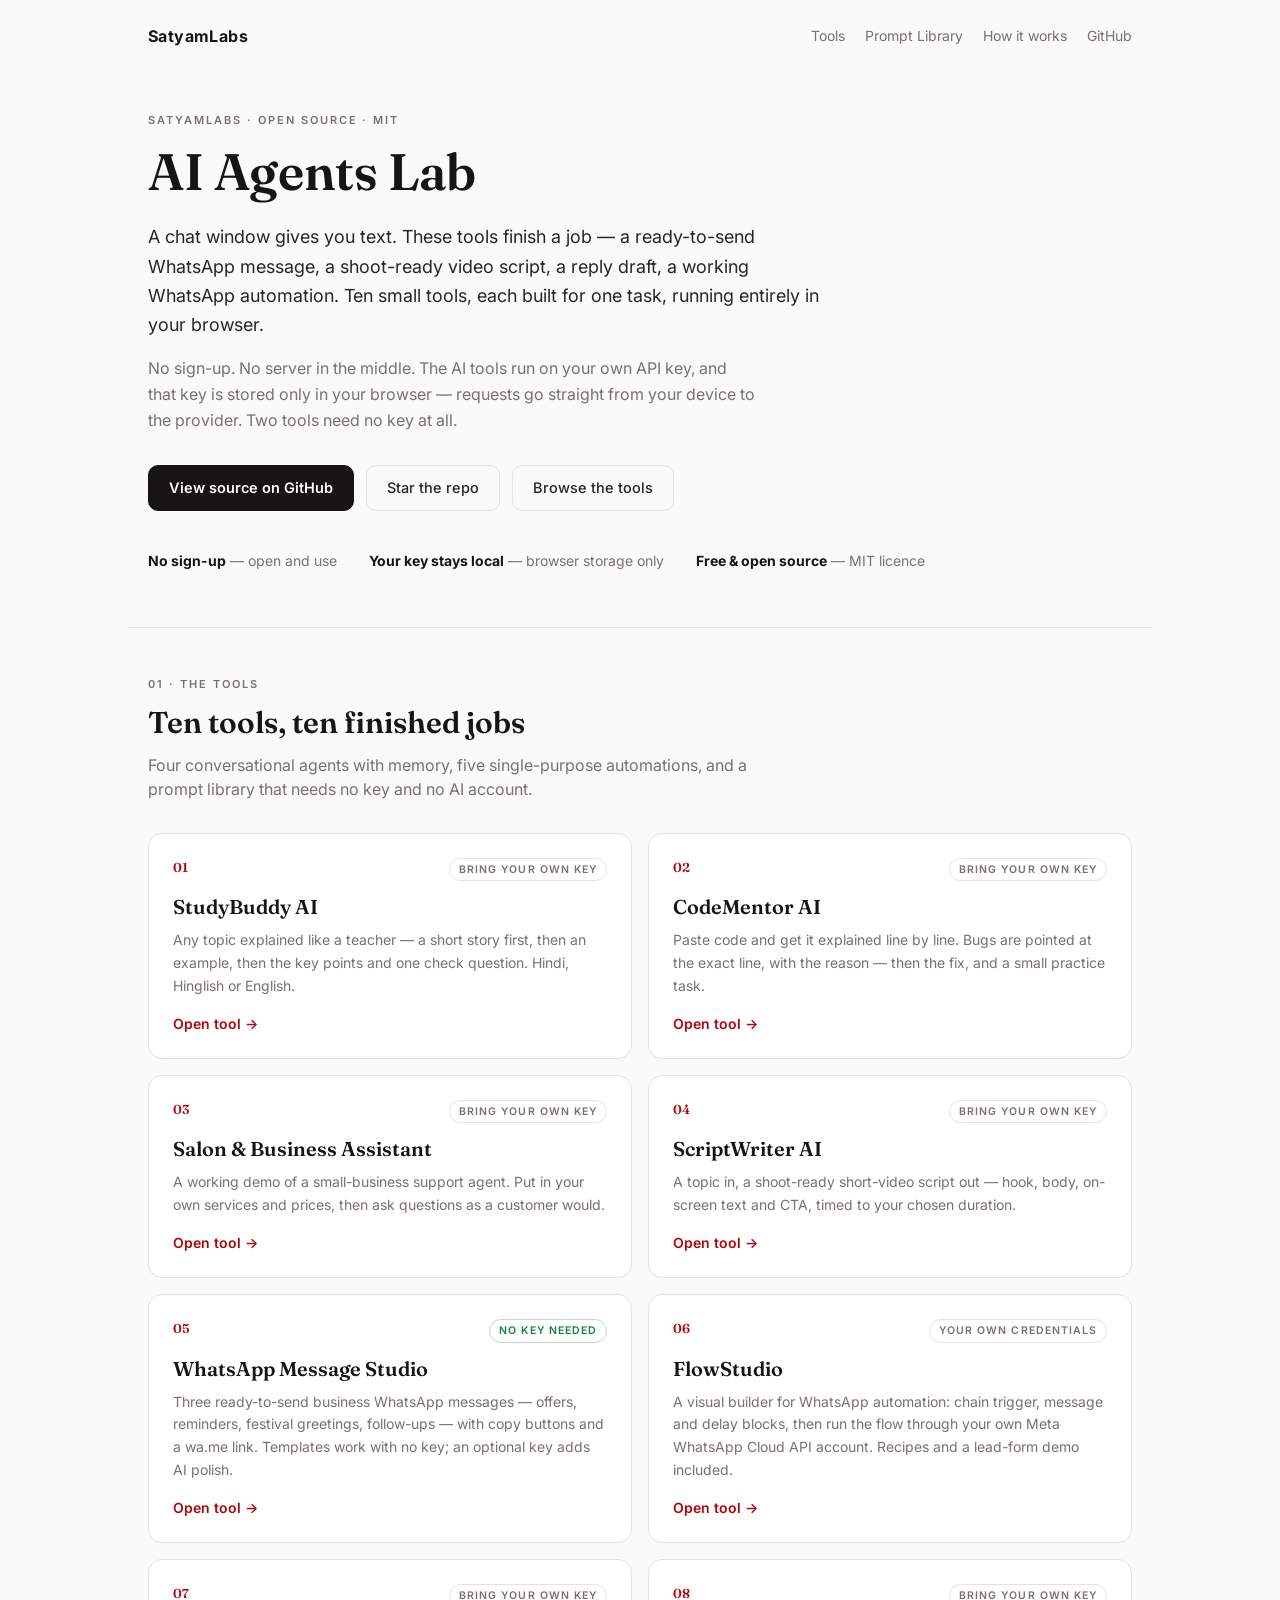
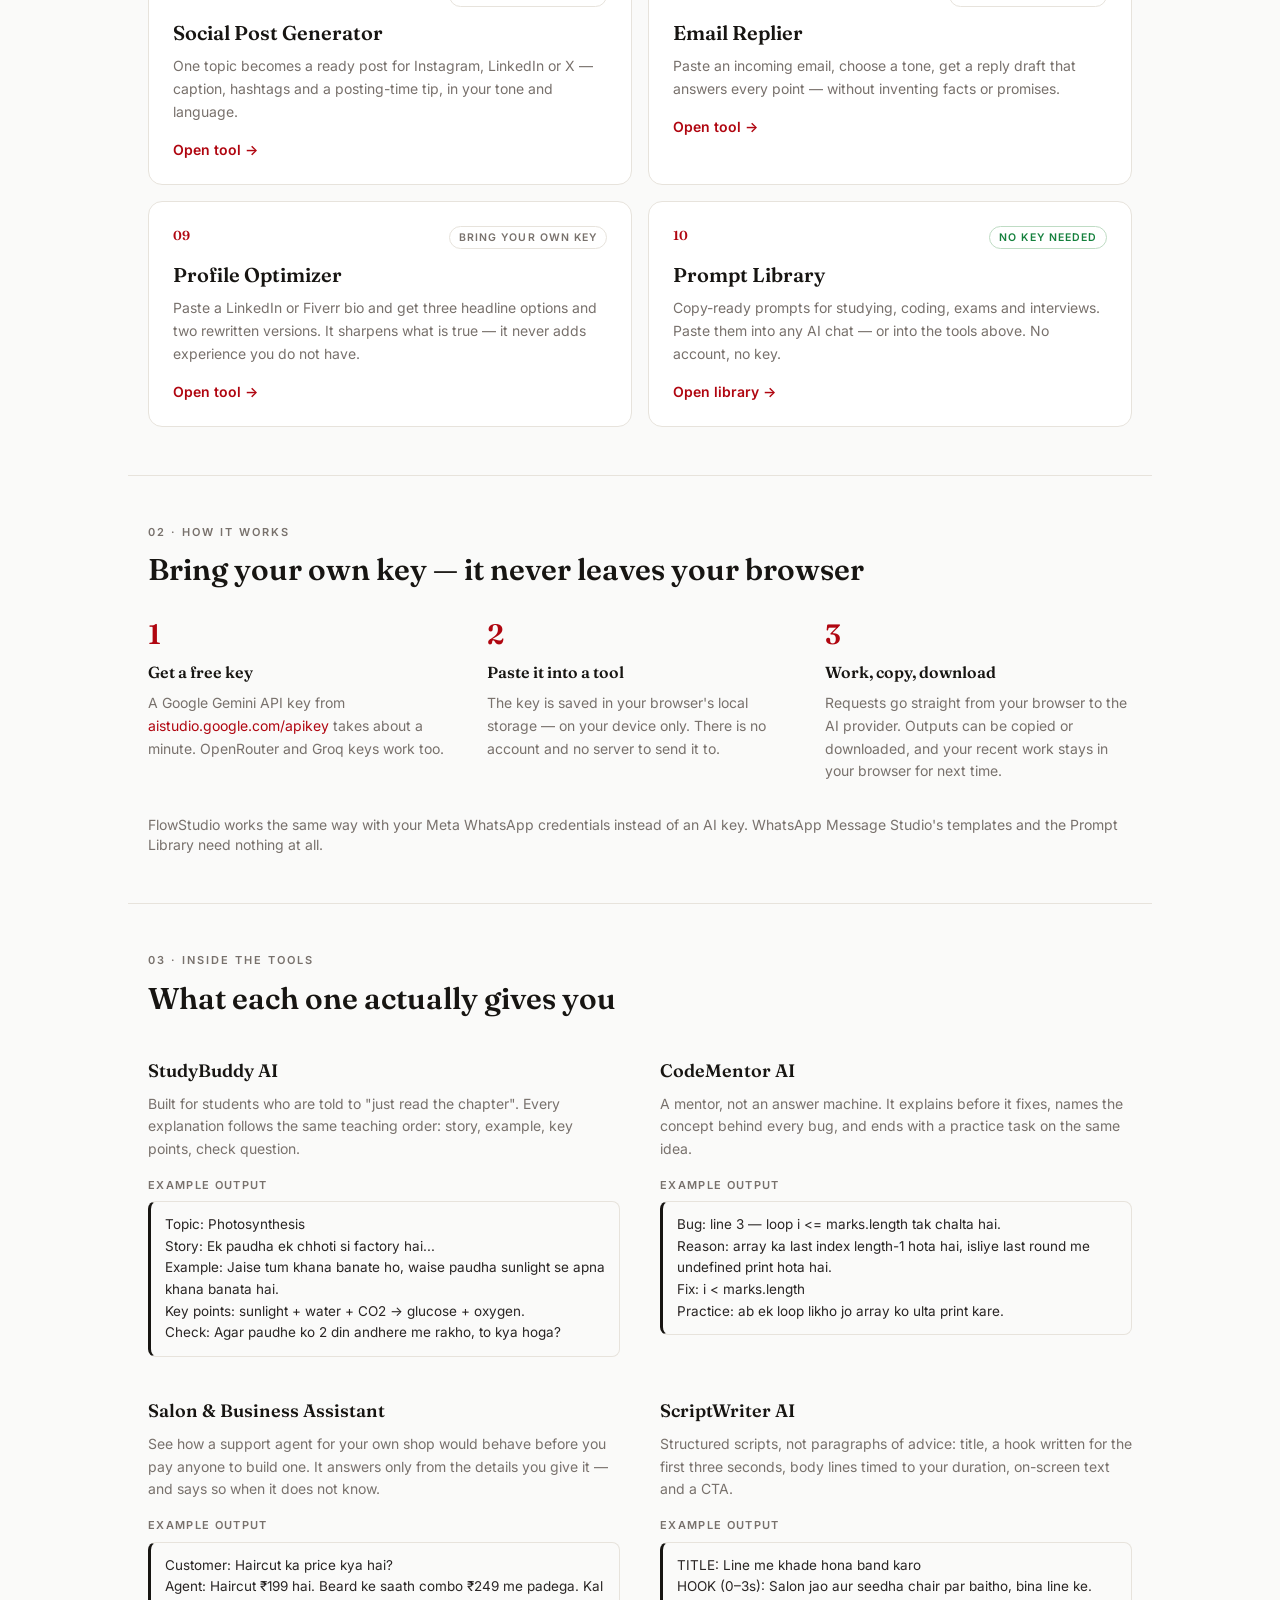
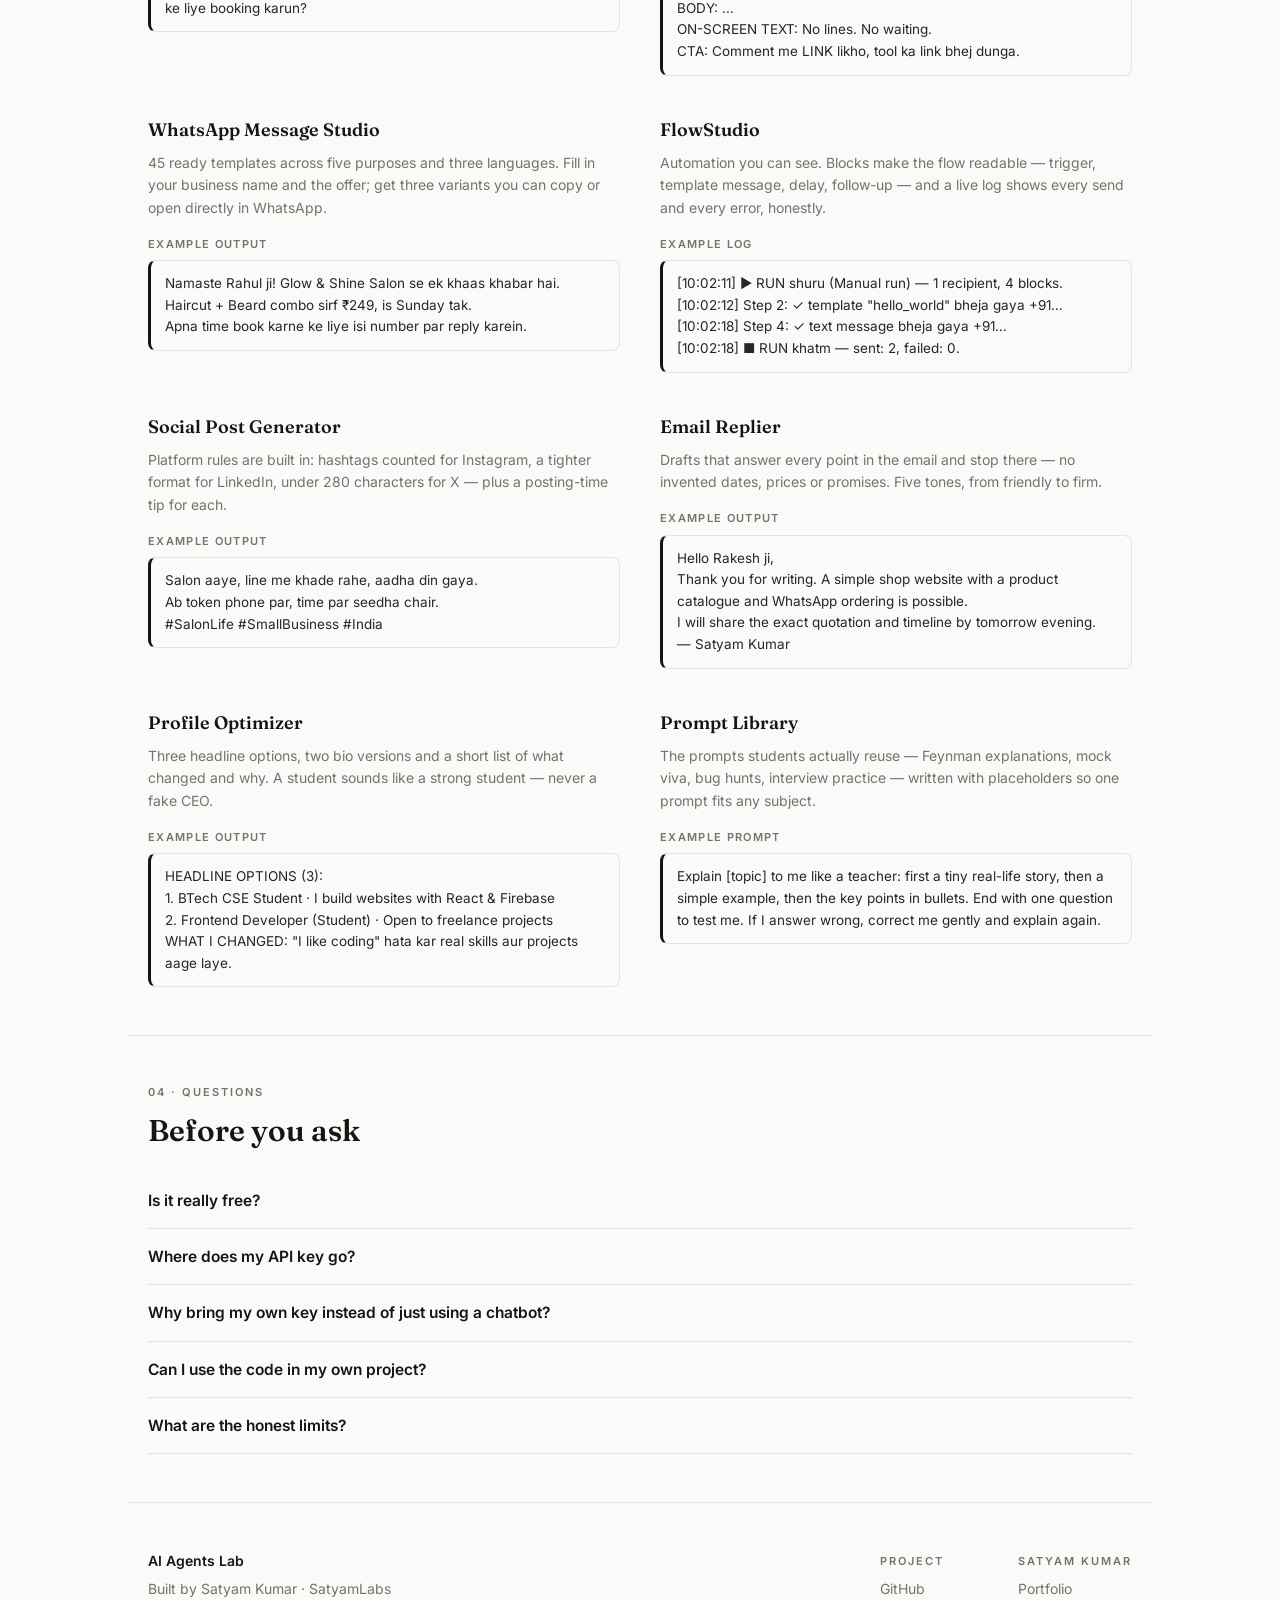
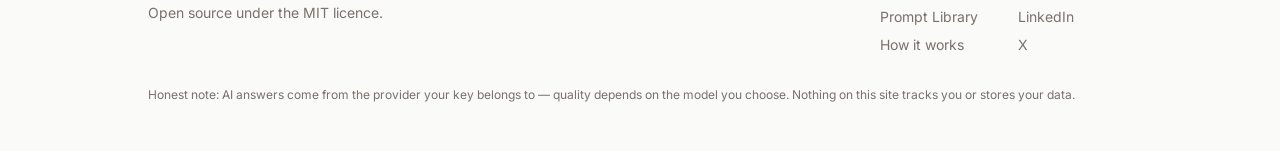
<file: index.html>
<!DOCTYPE html>
<html lang="en">
<head>
<meta charset="UTF-8">
<meta name="viewport" content="width=device-width, initial-scale=1.0">
<title>AI Agents Lab — Open-source AI tools that finish the job, in your browser</title>
<meta name="description" content="Ten free, open-source tools that run entirely in your browser. No sign-up. Your API key never leaves your device. Built by Satyam Kumar (SatyamLabs).">
<link rel="stylesheet" href="lab.css">
<link rel="preconnect" href="https://fonts.googleapis.com">
<link rel="preconnect" href="https://fonts.gstatic.com" crossorigin>
<link href="https://fonts.googleapis.com/css2?family=Fraunces:opsz,wght@9..144,500;9..144,600&family=Inter:wght@400;500;600;700&display=swap" rel="stylesheet">
<style>
  :root{--bg:#FAFAF9;--surface:#FFFFFF;--ink:#171512;--body:#292524;--muted:#78716C;--line:#E7E3DC;--accent:#E50914;--accent-dark:#B00610;--ok:#15803D}
  body{background:var(--bg);color:var(--body);font-family:'Inter',system-ui,-apple-system,'Segoe UI',Roboto,sans-serif;-webkit-font-smoothing:antialiased}
  h1,h2,h3{font-family:'Fraunces',Georgia,'Times New Roman',serif;color:var(--ink)}
  .eyebrow{font-size:11px;letter-spacing:.18em;text-transform:uppercase;color:var(--muted);font-weight:600}
  .accent{color:var(--accent-dark)}
  a.accent:hover{text-decoration:underline}
  .card{background:var(--surface);border:1px solid var(--line);border-radius:14px;transition:border-color .15s ease}
  a.card:hover{border-color:var(--ink)}
  .btn{display:inline-block;background:var(--ink);color:#FFFFFF;font-weight:600;border:1px solid var(--ink);border-radius:10px;padding:11px 20px;font-size:14.5px}
  .btn:hover{background:#000000}
  .btn-ghost{display:inline-block;background:transparent;border:1px solid var(--line);color:var(--body);border-radius:10px;padding:11px 20px;font-size:14.5px;font-weight:500}
  .btn-ghost:hover{border-color:var(--ink);color:var(--ink)}
  .badge{font-size:10.5px;letter-spacing:.1em;text-transform:uppercase;padding:3px 9px;border-radius:999px;border:1px solid var(--line);color:var(--muted);font-weight:600;white-space:nowrap}
  .badge-free{border-color:#BFDCC4;color:var(--ok)}
  .num{font-family:'Fraunces',Georgia,serif;font-size:13px;color:var(--accent-dark);font-weight:600}
  .example{background:var(--bg);border:1px solid var(--line);border-left:3px solid var(--ink);border-radius:8px;padding:12px 14px;font-size:13.5px;line-height:1.6;white-space:pre-wrap;color:var(--body)}
  .rule{border-top:1px solid var(--line)}
  details{border-bottom:1px solid var(--line);padding:16px 0}
  details summary{cursor:pointer;font-weight:600;color:var(--ink);font-size:15.5px;list-style:none}
  details summary::-webkit-details-marker{display:none}
  details p{margin-top:8px;font-size:14.5px;line-height:1.65;color:var(--body)}
  .step-num{font-family:'Fraunces',Georgia,serif;font-size:28px;color:var(--accent-dark);font-weight:600;line-height:1}
  footer a:hover{text-decoration:underline}
</style>
</head>
<body class="min-h-screen">

<!-- Masthead -->
<header class="max-w-5xl mx-auto px-5 pt-6 flex items-center justify-between">
  <span class="font-bold tracking-wide" style="color:var(--ink)">SatyamLabs</span>
  <nav class="flex gap-5 text-sm" style="color:var(--muted)">
    <a href="#tools" class="hover:underline">Tools</a>
    <a href="prompt-library/">Prompt Library</a>
    <a href="#how">How it works</a>
    <a href="https://github.com/satyamkumar-builds/ai-agents-lab" target="_blank" rel="noopener">GitHub</a>
  </nav>
</header>

<!-- Hero -->
<section class="max-w-5xl mx-auto px-5 pt-16 pb-14">
  <p class="eyebrow">SatyamLabs · Open Source · MIT</p>
  <h1 class="mt-4" style="font-size:3.2rem;line-height:1.05;font-weight:600;max-width:14em">AI Agents Lab</h1>
  <p class="mt-6 text-lg leading-relaxed" style="max-width:38em">A chat window gives you text. These tools finish a job — a ready-to-send WhatsApp message, a shoot-ready video script, a reply draft, a working WhatsApp automation. Ten small tools, each built for one task, running entirely in your browser.</p>
  <p class="mt-4 leading-relaxed" style="max-width:38em;color:var(--muted)">No sign-up. No server in the middle. The AI tools run on your own API key, and that key is stored only in your browser — requests go straight from your device to the provider. Two tools need no key at all.</p>
  <div class="flex flex-wrap gap-3 mt-8">
    <a class="btn" href="https://github.com/satyamkumar-builds/ai-agents-lab" target="_blank" rel="noopener">View source on GitHub</a>
    <a class="btn-ghost" href="https://github.com/satyamkumar-builds/ai-agents-lab" target="_blank" rel="noopener">Star the repo</a>
    <a class="btn-ghost" href="#tools">Browse the tools</a>
  </div>
  <div class="flex flex-wrap gap-x-8 gap-y-2 mt-10 text-sm" style="color:var(--muted)">
    <span><strong style="color:var(--ink)">No sign-up</strong> — open and use</span>
    <span><strong style="color:var(--ink)">Your key stays local</strong> — browser storage only</span>
    <span><strong style="color:var(--ink)">Free &amp; open source</strong> — MIT licence</span>
  </div>
</section>

<!-- Tools -->
<main id="tools" class="max-w-5xl mx-auto px-5 py-12 rule">
  <p class="eyebrow">01 · The tools</p>
  <h2 class="text-3xl mt-3" style="font-weight:600">Ten tools, ten finished jobs</h2>
  <p class="mt-3" style="color:var(--muted);max-width:40em">Four conversational agents with memory, five single-purpose automations, and a prompt library that needs no key and no AI account.</p>

  <div class="grid gap-4 md:grid-cols-2 mt-8">
    <a href="study-buddy/" class="card p-6 block">
      <div class="flex items-start justify-between"><span class="num">01</span><span class="badge">Bring your own key</span></div>
      <h3 class="font-semibold text-xl mt-3">StudyBuddy AI</h3>
      <p class="text-sm mt-2 leading-relaxed" style="color:var(--muted)">Any topic explained like a teacher — a short story first, then an example, then the key points and one check question. Hindi, Hinglish or English.</p>
      <p class="accent text-sm mt-4 font-semibold">Open tool →</p>
    </a>
    <a href="code-mentor/" class="card p-6 block">
      <div class="flex items-start justify-between"><span class="num">02</span><span class="badge">Bring your own key</span></div>
      <h3 class="font-semibold text-xl mt-3">CodeMentor AI</h3>
      <p class="text-sm mt-2 leading-relaxed" style="color:var(--muted)">Paste code and get it explained line by line. Bugs are pointed at the exact line, with the reason — then the fix, and a small practice task.</p>
      <p class="accent text-sm mt-4 font-semibold">Open tool →</p>
    </a>
    <a href="business-assistant/" class="card p-6 block">
      <div class="flex items-start justify-between"><span class="num">03</span><span class="badge">Bring your own key</span></div>
      <h3 class="font-semibold text-xl mt-3">Salon &amp; Business Assistant</h3>
      <p class="text-sm mt-2 leading-relaxed" style="color:var(--muted)">A working demo of a small-business support agent. Put in your own services and prices, then ask questions as a customer would.</p>
      <p class="accent text-sm mt-4 font-semibold">Open tool →</p>
    </a>
    <a href="script-writer/" class="card p-6 block">
      <div class="flex items-start justify-between"><span class="num">04</span><span class="badge">Bring your own key</span></div>
      <h3 class="font-semibold text-xl mt-3">ScriptWriter AI</h3>
      <p class="text-sm mt-2 leading-relaxed" style="color:var(--muted)">A topic in, a shoot-ready short-video script out — hook, body, on-screen text and CTA, timed to your chosen duration.</p>
      <p class="accent text-sm mt-4 font-semibold">Open tool →</p>
    </a>
    <a href="whatsapp-studio/" class="card p-6 block">
      <div class="flex items-start justify-between"><span class="num">05</span><span class="badge badge-free">No key needed</span></div>
      <h3 class="font-semibold text-xl mt-3">WhatsApp Message Studio</h3>
      <p class="text-sm mt-2 leading-relaxed" style="color:var(--muted)">Three ready-to-send business WhatsApp messages — offers, reminders, festival greetings, follow-ups — with copy buttons and a wa.me link. Templates work with no key; an optional key adds AI polish.</p>
      <p class="accent text-sm mt-4 font-semibold">Open tool →</p>
    </a>
    <a href="flow-studio/" class="card p-6 block">
      <div class="flex items-start justify-between"><span class="num">06</span><span class="badge">Your own credentials</span></div>
      <h3 class="font-semibold text-xl mt-3">FlowStudio</h3>
      <p class="text-sm mt-2 leading-relaxed" style="color:var(--muted)">A visual builder for WhatsApp automation: chain trigger, message and delay blocks, then run the flow through your own Meta WhatsApp Cloud API account. Recipes and a lead-form demo included.</p>
      <p class="accent text-sm mt-4 font-semibold">Open tool →</p>
    </a>
    <a href="social-post-generator/" class="card p-6 block">
      <div class="flex items-start justify-between"><span class="num">07</span><span class="badge">Bring your own key</span></div>
      <h3 class="font-semibold text-xl mt-3">Social Post Generator</h3>
      <p class="text-sm mt-2 leading-relaxed" style="color:var(--muted)">One topic becomes a ready post for Instagram, LinkedIn or X — caption, hashtags and a posting-time tip, in your tone and language.</p>
      <p class="accent text-sm mt-4 font-semibold">Open tool →</p>
    </a>
    <a href="email-replier/" class="card p-6 block">
      <div class="flex items-start justify-between"><span class="num">08</span><span class="badge">Bring your own key</span></div>
      <h3 class="font-semibold text-xl mt-3">Email Replier</h3>
      <p class="text-sm mt-2 leading-relaxed" style="color:var(--muted)">Paste an incoming email, choose a tone, get a reply draft that answers every point — without inventing facts or promises.</p>
      <p class="accent text-sm mt-4 font-semibold">Open tool →</p>
    </a>
    <a href="profile-optimizer/" class="card p-6 block">
      <div class="flex items-start justify-between"><span class="num">09</span><span class="badge">Bring your own key</span></div>
      <h3 class="font-semibold text-xl mt-3">Profile Optimizer</h3>
      <p class="text-sm mt-2 leading-relaxed" style="color:var(--muted)">Paste a LinkedIn or Fiverr bio and get three headline options and two rewritten versions. It sharpens what is true — it never adds experience you do not have.</p>
      <p class="accent text-sm mt-4 font-semibold">Open tool →</p>
    </a>
    <a href="prompt-library/" class="card p-6 block">
      <div class="flex items-start justify-between"><span class="num">10</span><span class="badge badge-free">No key needed</span></div>
      <h3 class="font-semibold text-xl mt-3">Prompt Library</h3>
      <p class="text-sm mt-2 leading-relaxed" style="color:var(--muted)">Copy-ready prompts for studying, coding, exams and interviews. Paste them into any AI chat — or into the tools above. No account, no key.</p>
      <p class="accent text-sm mt-4 font-semibold">Open library →</p>
    </a>
  </div>
</main>

<!-- How BYOK works -->
<section id="how" class="max-w-5xl mx-auto px-5 py-12 rule">
  <p class="eyebrow">02 · How it works</p>
  <h2 class="text-3xl mt-3" style="font-weight:600">Bring your own key — it never leaves your browser</h2>
  <div class="grid gap-8 md:grid-cols-3 mt-8">
    <div>
      <p class="step-num">1</p>
      <h3 class="font-semibold mt-3">Get a free key</h3>
      <p class="text-sm mt-2 leading-relaxed" style="color:var(--muted)">A Google Gemini API key from <span class="accent">aistudio.google.com/apikey</span> takes about a minute. OpenRouter and Groq keys work too.</p>
    </div>
    <div>
      <p class="step-num">2</p>
      <h3 class="font-semibold mt-3">Paste it into a tool</h3>
      <p class="text-sm mt-2 leading-relaxed" style="color:var(--muted)">The key is saved in your browser's local storage — on your device only. There is no account and no server to send it to.</p>
    </div>
    <div>
      <p class="step-num">3</p>
      <h3 class="font-semibold mt-3">Work, copy, download</h3>
      <p class="text-sm mt-2 leading-relaxed" style="color:var(--muted)">Requests go straight from your browser to the AI provider. Outputs can be copied or downloaded, and your recent work stays in your browser for next time.</p>
    </div>
  </div>
  <p class="text-sm mt-8" style="color:var(--muted)">FlowStudio works the same way with your Meta WhatsApp credentials instead of an AI key. WhatsApp Message Studio's templates and the Prompt Library need nothing at all.</p>
</section>

<!-- Inside the tools -->
<section class="max-w-5xl mx-auto px-5 py-12 rule">
  <p class="eyebrow">03 · Inside the tools</p>
  <h2 class="text-3xl mt-3" style="font-weight:600">What each one actually gives you</h2>
  <div class="grid gap-10 md:grid-cols-2 mt-10">

    <div>
      <h3 class="font-semibold text-lg">StudyBuddy AI</h3>
      <p class="text-sm mt-2 leading-relaxed" style="color:var(--muted)">Built for students who are told to "just read the chapter". Every explanation follows the same teaching order: story, example, key points, check question.</p>
      <p class="eyebrow mt-4" style="letter-spacing:.12em">Example output</p>
      <div class="example mt-2">Topic: Photosynthesis
Story: Ek paudha ek chhoti si factory hai...
Example: Jaise tum khana banate ho, waise paudha sunlight se apna khana banata hai.
Key points: sunlight + water + CO2 → glucose + oxygen.
Check: Agar paudhe ko 2 din andhere me rakho, to kya hoga?</div>
    </div>

    <div>
      <h3 class="font-semibold text-lg">CodeMentor AI</h3>
      <p class="text-sm mt-2 leading-relaxed" style="color:var(--muted)">A mentor, not an answer machine. It explains before it fixes, names the concept behind every bug, and ends with a practice task on the same idea.</p>
      <p class="eyebrow mt-4" style="letter-spacing:.12em">Example output</p>
      <div class="example mt-2">Bug: line 3 — loop i &lt;= marks.length tak chalta hai.
Reason: array ka last index length-1 hota hai, isliye last round me undefined print hota hai.
Fix: i &lt; marks.length
Practice: ab ek loop likho jo array ko ulta print kare.</div>
    </div>

    <div>
      <h3 class="font-semibold text-lg">Salon &amp; Business Assistant</h3>
      <p class="text-sm mt-2 leading-relaxed" style="color:var(--muted)">See how a support agent for your own shop would behave before you pay anyone to build one. It answers only from the details you give it — and says so when it does not know.</p>
      <p class="eyebrow mt-4" style="letter-spacing:.12em">Example output</p>
      <div class="example mt-2">Customer: Haircut ka price kya hai?
Agent: Haircut ₹199 hai. Beard ke saath combo ₹249 me padega. Kal ke liye booking karun?</div>
    </div>

    <div>
      <h3 class="font-semibold text-lg">ScriptWriter AI</h3>
      <p class="text-sm mt-2 leading-relaxed" style="color:var(--muted)">Structured scripts, not paragraphs of advice: title, a hook written for the first three seconds, body lines timed to your duration, on-screen text and a CTA.</p>
      <p class="eyebrow mt-4" style="letter-spacing:.12em">Example output</p>
      <div class="example mt-2">TITLE: Line me khade hona band karo
HOOK (0–3s): Salon jao aur seedha chair par baitho, bina line ke.
BODY: ...
ON-SCREEN TEXT: No lines. No waiting.
CTA: Comment me LINK likho, tool ka link bhej dunga.</div>
    </div>

    <div>
      <h3 class="font-semibold text-lg">WhatsApp Message Studio</h3>
      <p class="text-sm mt-2 leading-relaxed" style="color:var(--muted)">45 ready templates across five purposes and three languages. Fill in your business name and the offer; get three variants you can copy or open directly in WhatsApp.</p>
      <p class="eyebrow mt-4" style="letter-spacing:.12em">Example output</p>
      <div class="example mt-2">Namaste Rahul ji! Glow &amp; Shine Salon se ek khaas khabar hai.
Haircut + Beard combo sirf ₹249, is Sunday tak.
Apna time book karne ke liye isi number par reply karein.</div>
    </div>

    <div>
      <h3 class="font-semibold text-lg">FlowStudio</h3>
      <p class="text-sm mt-2 leading-relaxed" style="color:var(--muted)">Automation you can see. Blocks make the flow readable — trigger, template message, delay, follow-up — and a live log shows every send and every error, honestly.</p>
      <p class="eyebrow mt-4" style="letter-spacing:.12em">Example log</p>
      <div class="example mt-2">[10:02:11] ▶ RUN shuru (Manual run) — 1 recipient, 4 blocks.
[10:02:12] Step 2: ✓ template "hello_world" bheja gaya +91…
[10:02:18] Step 4: ✓ text message bheja gaya +91…
[10:02:18] ■ RUN khatm — sent: 2, failed: 0.</div>
    </div>

    <div>
      <h3 class="font-semibold text-lg">Social Post Generator</h3>
      <p class="text-sm mt-2 leading-relaxed" style="color:var(--muted)">Platform rules are built in: hashtags counted for Instagram, a tighter format for LinkedIn, under 280 characters for X — plus a posting-time tip for each.</p>
      <p class="eyebrow mt-4" style="letter-spacing:.12em">Example output</p>
      <div class="example mt-2">Salon aaye, line me khade rahe, aadha din gaya.
Ab token phone par, time par seedha chair.
#SalonLife #SmallBusiness #India</div>
    </div>

    <div>
      <h3 class="font-semibold text-lg">Email Replier</h3>
      <p class="text-sm mt-2 leading-relaxed" style="color:var(--muted)">Drafts that answer every point in the email and stop there — no invented dates, prices or promises. Five tones, from friendly to firm.</p>
      <p class="eyebrow mt-4" style="letter-spacing:.12em">Example output</p>
      <div class="example mt-2">Hello Rakesh ji,
Thank you for writing. A simple shop website with a product catalogue and WhatsApp ordering is possible.
I will share the exact quotation and timeline by tomorrow evening.
— Satyam Kumar</div>
    </div>

    <div>
      <h3 class="font-semibold text-lg">Profile Optimizer</h3>
      <p class="text-sm mt-2 leading-relaxed" style="color:var(--muted)">Three headline options, two bio versions and a short list of what changed and why. A student sounds like a strong student — never a fake CEO.</p>
      <p class="eyebrow mt-4" style="letter-spacing:.12em">Example output</p>
      <div class="example mt-2">HEADLINE OPTIONS (3):
1. BTech CSE Student · I build websites with React &amp; Firebase
2. Frontend Developer (Student) · Open to freelance projects
WHAT I CHANGED: "I like coding" hata kar real skills aur projects aage laye.</div>
    </div>

    <div>
      <h3 class="font-semibold text-lg">Prompt Library</h3>
      <p class="text-sm mt-2 leading-relaxed" style="color:var(--muted)">The prompts students actually reuse — Feynman explanations, mock viva, bug hunts, interview practice — written with placeholders so one prompt fits any subject.</p>
      <p class="eyebrow mt-4" style="letter-spacing:.12em">Example prompt</p>
      <div class="example mt-2">Explain [topic] to me like a teacher: first a tiny real-life story, then a simple example, then the key points in bullets. End with one question to test me. If I answer wrong, correct me gently and explain again.</div>
    </div>

  </div>
</section>

<!-- FAQ -->
<section class="max-w-5xl mx-auto px-5 py-12 rule">
  <p class="eyebrow">04 · Questions</p>
  <h2 class="text-3xl mt-3" style="font-weight:600">Before you ask</h2>
  <div class="mt-6">
    <details>
      <summary>Is it really free?</summary>
      <p>Yes. The Lab is open source under the MIT licence and there is nothing to buy here. The AI tools use your own API key — Gemini's free tier is enough for normal use. WhatsApp Message Studio's templates and the Prompt Library cost nothing at all.</p>
    </details>
    <details>
      <summary>Where does my API key go?</summary>
      <p>Into your browser's local storage, and from your browser directly to the provider you chose (Google, OpenRouter or Groq). There is no Lab server, so your key is never sent to us. You can check this in the source — every page is plain HTML and JavaScript.</p>
    </details>
    <details>
      <summary>Why bring my own key instead of just using a chatbot?</summary>
      <p>A general chatbot gives you a conversation; these tools are shaped around one job each — a fixed script format, platform-specific post rules, templates that follow WhatsApp's compliance rules. Same model underneath, but the output is finished work you can copy, download and reuse.</p>
    </details>
    <details>
      <summary>Can I use the code in my own project?</summary>
      <p>Yes — that is what the MIT licence is for. Copy it, change it, ship it; keep the licence notice. If you improve something, a pull request on GitHub is welcome.</p>
    </details>
    <details>
      <summary>What are the honest limits?</summary>
      <p>These are small, single-purpose tools, not a platform. FlowStudio runs only while its page is open — there is no background server. AI answers depend on the model behind your key. Everything here favours being clear about that over pretending otherwise.</p>
    </details>
  </div>
</section>

<!-- Footer -->
<footer class="max-w-5xl mx-auto px-5 py-12 rule text-sm" style="color:var(--muted)">
  <div class="flex flex-wrap justify-between gap-6">
    <div>
      <p style="color:var(--ink)" class="font-semibold">AI Agents Lab</p>
      <p class="mt-2">Built by Satyam Kumar · SatyamLabs</p>
      <p class="mt-1">Open source under the MIT licence.</p>
    </div>
    <div class="flex gap-10">
      <div class="flex flex-col gap-2">
        <span class="eyebrow">Project</span>
        <a href="https://github.com/satyamkumar-builds/ai-agents-lab" target="_blank" rel="noopener">GitHub</a>
        <a href="prompt-library/">Prompt Library</a>
        <a href="#how">How it works</a>
      </div>
      <div class="flex flex-col gap-2">
        <span class="eyebrow">Satyam Kumar</span>
        <a href="https://satyamkumar-builds.github.io/animated-portfolio/" target="_blank" rel="noopener">Portfolio</a>
        <a href="https://www.linkedin.com/in/satyam-kumar-202b15417/" target="_blank" rel="noopener">LinkedIn</a>
        <a href="https://x.com/satyam_builds" target="_blank" rel="noopener">X</a>
      </div>
    </div>
  </div>
  <p class="mt-8 text-xs">Honest note: AI answers come from the provider your key belongs to — quality depends on the model you choose. Nothing on this site tracks you or stores your data.</p>
</footer>
</body>
</html>
</file>
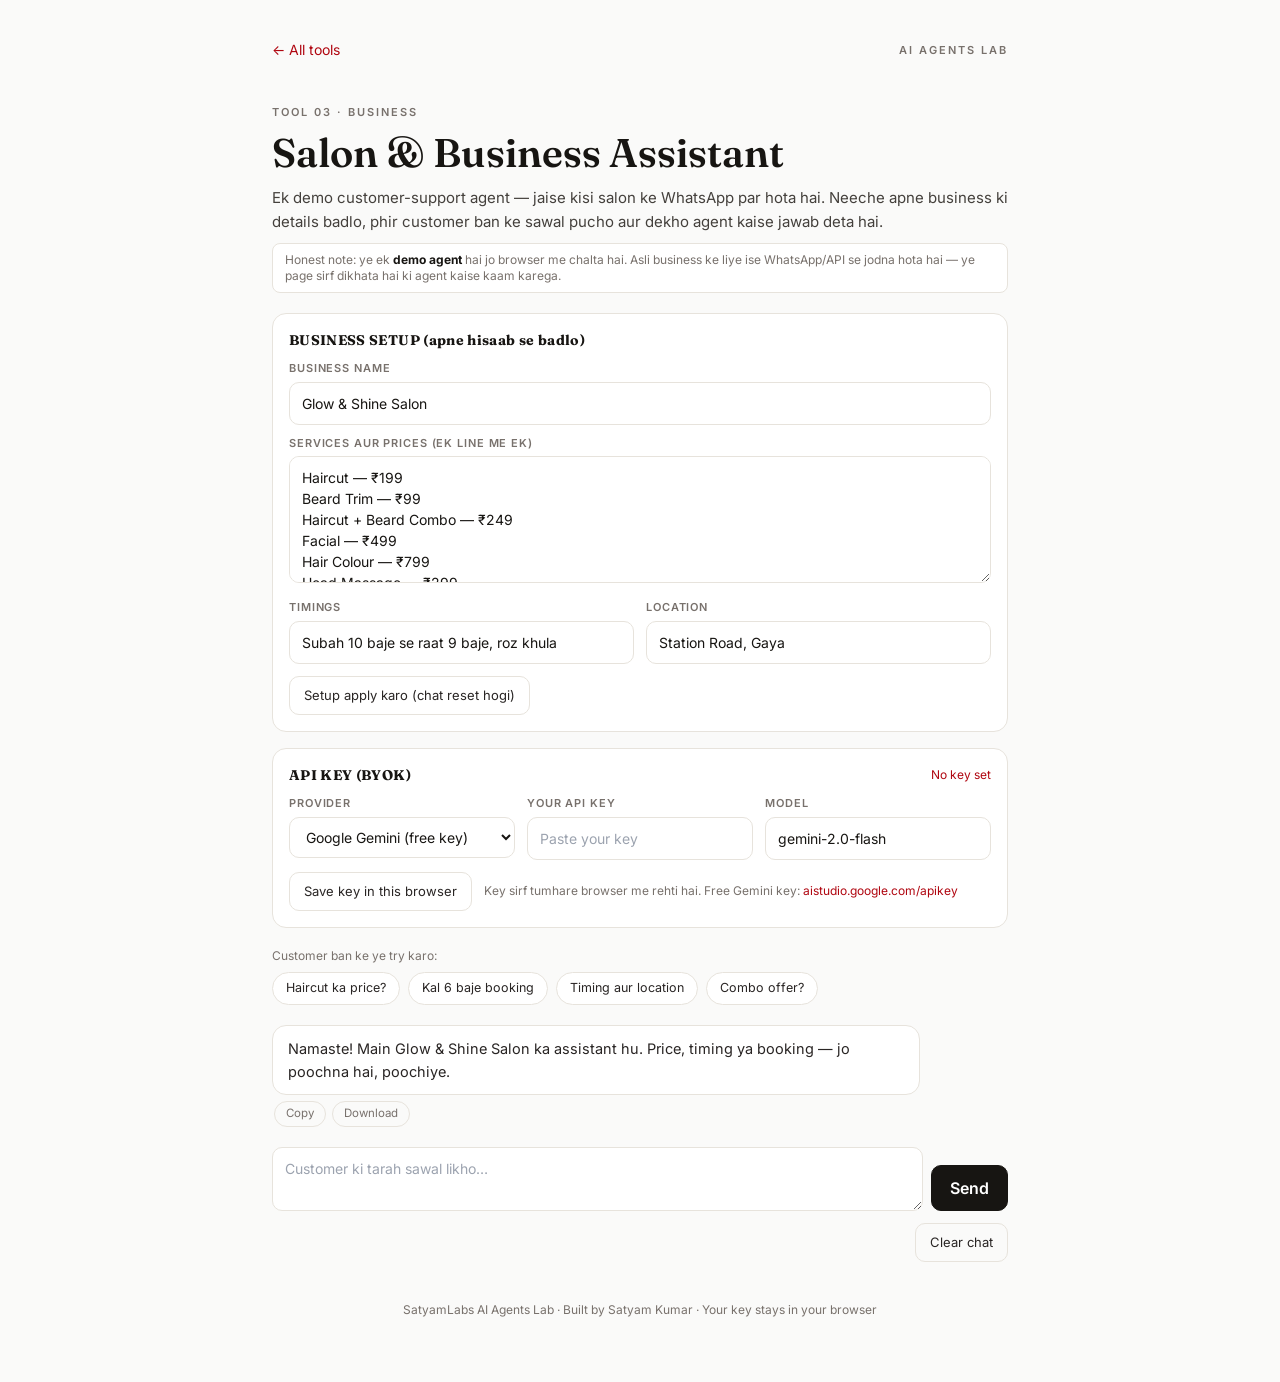
<file: business-assistant/index.html>
<!DOCTYPE html>
<html lang="en">
<head>
<meta charset="UTF-8">
<meta name="viewport" content="width=device-width, initial-scale=1.0">
<title>Salon &amp; Business Assistant — SatyamLabs AI Agents Lab</title>
<meta name="description" content="A demo AI customer-support agent for a small business. Answers customer questions and suggests bookings. Runs on your own API key.">
<link rel="stylesheet" href="../lab.css">
<link rel="preconnect" href="https://fonts.googleapis.com">
<link rel="preconnect" href="https://fonts.gstatic.com" crossorigin>
<link href="https://fonts.googleapis.com/css2?family=Fraunces:opsz,wght@9..144,500;9..144,600&family=Inter:wght@400;500;600;700&display=swap" rel="stylesheet">
<style>
  :root{--bg:#FAFAF9;--surface:#FFFFFF;--ink:#171512;--body:#292524;--muted:#78716C;--line:#E7E3DC;--accent:#E50914;--accent-dark:#B00610;--ok:#15803D}
  body{background:var(--bg);color:var(--body);font-family:'Inter',system-ui,-apple-system,'Segoe UI',Roboto,sans-serif;-webkit-font-smoothing:antialiased}
  h1,h2,h3{font-family:'Fraunces',Georgia,'Times New Roman',serif;color:var(--ink)}
  .text-white{color:var(--ink)!important}
  .eyebrow{font-size:11px;letter-spacing:.18em;text-transform:uppercase;color:var(--muted);font-weight:600}
  .card{background:var(--surface);border:1px solid var(--line);border-radius:14px}
  .accent{color:var(--accent-dark)}
  a.accent:hover{text-decoration:underline}
  input,select,textarea{background:var(--surface);border:1px solid var(--line);border-radius:10px;padding:10px 12px;width:100%;color:var(--ink);font-size:14px;font-family:inherit}
  input:focus,select:focus,textarea:focus{outline:none;border-color:var(--ink)}
  label{font-size:11px;letter-spacing:.08em;text-transform:uppercase;color:var(--muted);display:block;margin:10px 0 5px;font-weight:600}
  .btn{background:var(--ink);color:#FFFFFF;font-weight:600;border:1px solid var(--ink);border-radius:10px;padding:10px 18px;cursor:pointer}
  .btn:hover{background:#000000}
  .btn:disabled{opacity:.45;cursor:default}
  .btn-ghost{background:transparent;border:1px solid var(--line);color:var(--body);border-radius:10px;padding:9px 14px;font-size:13px;cursor:pointer}
  .btn-ghost:hover{border-color:var(--ink);color:var(--ink)}
  .btn-ghost:disabled{opacity:.4}
  .err{background:#FDF3F3;border:1px solid #EFC9C9;color:#8A1F1F;border-radius:10px;padding:10px 12px;font-size:13.5px}
  .note{font-size:12px;color:var(--muted)}
  footer{color:var(--muted)}

  .bubble{border-radius:14px;padding:11px 15px;max-width:88%;white-space:pre-wrap;word-wrap:break-word;font-size:14.5px;line-height:1.6}
  .bubble-user{background:var(--ink);color:#FAFAF9;margin-left:auto}
  .bubble-ai{background:var(--surface);border:1px solid var(--line);margin-right:auto}
  .msg-actions{display:flex;gap:6px;margin:-6px 0 4px 2px}
  .mini-action{background:transparent;border:1px solid var(--line);color:var(--muted);border-radius:999px;padding:3px 11px;font-size:11.5px;cursor:pointer}
  .mini-action:hover{border-color:var(--ink);color:var(--ink)}
  .chip{border:1px solid var(--line);background:var(--surface);border-radius:999px;padding:6px 13px;font-size:12.5px;color:var(--body);cursor:pointer}
  .chip:hover{border-color:var(--ink);color:var(--ink)}
</style>
</head>
<body class="min-h-screen">
<div class="max-w-3xl mx-auto px-4 py-10">
  <div class="flex items-center justify-between">
    <a href="../" class="text-sm accent">← All tools</a>
    <span class="eyebrow">AI Agents Lab</span>
  </div>
  <p class="eyebrow" style="margin-top:44px">Tool 03 · Business</p>
  <h1 style="font-size:2.5rem;line-height:1.08;font-weight:600;margin-top:10px">Salon &amp; Business Assistant</h1>
  <p style="color:#44403C;font-size:15px;line-height:1.65;margin-top:12px">Ek demo customer-support agent — jaise kisi salon ke WhatsApp par hota hai. Neeche apne business ki details badlo, phir customer ban ke sawal pucho aur dekho agent kaise jawab deta hai.</p>
  <p class="text-xs mt-2 px-3 py-2 rounded-lg" style="background:#FFFFFF;border:1px solid #E7E3DC;color:#78716C">Honest note: ye ek <strong class="text-white">demo agent</strong> hai jo browser me chalta hai. Asli business ke liye ise WhatsApp/API se jodna hota hai — ye page sirf dikhata hai ki agent kaise kaam karega.</p>

  <div class="card p-4 mt-5">
    <h2 class="font-bold text-sm tracking-wide mb-1">BUSINESS SETUP (apne hisaab se badlo)</h2>
    <label>Business name</label>
    <input type="text" id="bizName" value="Glow &amp; Shine Salon">
    <label>Services aur prices (ek line me ek)</label>
    <textarea id="bizServices" rows="5">Haircut — ₹199
Beard Trim — ₹99
Haircut + Beard Combo — ₹249
Facial — ₹499
Hair Colour — ₹799
Head Massage — ₹299</textarea>
    <div class="grid md:grid-cols-2 gap-3">
      <div><label>Timings</label><input type="text" id="bizHours" value="Subah 10 baje se raat 9 baje, roz khula"></div>
      <div><label>Location</label><input type="text" id="bizPlace" value="Station Road, Gaya"></div>
    </div>
    <button class="btn-ghost mt-3" id="applyBiz" type="button">Setup apply karo (chat reset hogi)</button>
  </div>

  <div class="card p-4 mt-4">
    <div class="flex items-center justify-between">
      <h2 class="font-bold text-sm tracking-wide">API KEY (BYOK)</h2>
      <span id="keyStatus" class="text-xs"></span>
    </div>
    <div class="grid md:grid-cols-3 gap-3">
      <div><label>Provider</label>
        <select id="provSel">
          <option value="gemini">Google Gemini (free key)</option>
          <option value="openrouter">OpenRouter</option>
          <option value="groq">Groq</option>
        </select></div>
      <div><label>Your API key</label><input type="password" id="keyInput" placeholder="Paste your key" autocomplete="off"></div>
      <div><label>Model</label><input type="text" id="modelInput"></div>
    </div>
    <div class="flex items-center gap-3 mt-3">
      <button class="btn-ghost" id="saveKeyBtn" type="button">Save key in this browser</button>
      <p class="text-xs" style="color:#78716C">Key sirf tumhare browser me rehti hai. Free Gemini key: <span class="accent">aistudio.google.com/apikey</span></p>
    </div>
  </div>

  <p class="text-xs mt-5 mb-2" style="color:#78716C">Customer ban ke ye try karo:</p>
  <div class="flex flex-wrap gap-2">
    <button class="chip" data-topic="Haircut ka price kya hai?">Haircut ka price?</button>
    <button class="chip" data-topic="Kal shaam 6 baje haircut ke liye booking karni hai, ho jayegi?">Kal 6 baje booking</button>
    <button class="chip" data-topic="Salon kitne baje tak khula rehta hai aur kahan hai?">Timing aur location</button>
    <button class="chip" data-topic="Beard aur haircut dono ka koi combo offer hai?">Combo offer?</button>
  </div>

  <div id="chatBox" class="flex flex-col gap-3 mt-5"></div>
  <div id="errBox" class="mt-3"></div>

  <form id="chatForm" class="flex gap-2 mt-4 items-end">
    <textarea id="chatInput" rows="2" placeholder="Customer ki tarah sawal likho…"></textarea>
    <button class="btn" id="sendBtn" type="submit">Send</button>
  </form>
  <div class="flex justify-end mt-3">
    <button class="btn-ghost" id="clearBtn" type="button">Clear chat</button>
  </div>

  <footer class="text-center text-xs mt-10 pb-6" style="color:#78716C">SatyamLabs AI Agents Lab · Built by Satyam Kumar · Your key stays in your browser</footer>
</div>

<script>
const $=id=>document.getElementById(id);
const PROVIDERS={gemini:{model:'gemini-2.0-flash'},openrouter:{model:'google/gemini-2.0-flash-exp:free'},groq:{model:'llama-3.3-70b-versatile'}};
function loadKey(){const p=$('provSel').value;$('keyInput').value=localStorage.getItem('byok_key_'+p)||'';$('modelInput').value=localStorage.getItem('byok_model_'+p)||PROVIDERS[p].model;updateKeyStatus();}
function saveKey(){const p=$('provSel').value;localStorage.setItem('byok_key_'+p,$('keyInput').value.trim());localStorage.setItem('byok_model_'+p,$('modelInput').value.trim()||PROVIDERS[p].model);updateKeyStatus();}
function updateKeyStatus(){const has=!!$('keyInput').value.trim();$('keyStatus').textContent=has?'Key saved in this browser':'No key set';$('keyStatus').style.color=has?'#15803D':'#B00610';}
function settings(){return{provider:$('provSel').value,key:$('keyInput').value.trim(),model:$('modelInput').value.trim()};}
function friendlyErr(status,data){const raw=(data&&data.error&&(data.error.message||data.error.code))||'';if(status===400)return 'Request reject hua (400). Model ka naam check karo. '+raw;if(status===401||status===403)return 'Key accept nahi hui ('+status+'). Sahi key daalo ya provider check karo. '+raw;if(status===429)return 'Limit khatam (429). Thoda ruk ke try karo, ya dusra provider chuno. '+raw;return 'Provider error ('+status+'). '+raw;}
async function aiChat(system,messages){
  const s=settings();
  if(!s.key)throw new Error('Pehle upar apni API key daalo aur Save karo. Free Gemini key aistudio.google.com/apikey se milti hai.');
  if(!s.model)throw new Error('Model ka naam khaali hai — default model wapas likho.');
  if(s.provider==='gemini'){
    const contents=messages.map(m=>({role:m.role==='assistant'?'model':'user',parts:[{text:m.content}]}));
    const body={contents:contents,generationConfig:{temperature:0.7,maxOutputTokens:800}};
    if(system)body.system_instruction={parts:[{text:system}]};
    const r=await fetch('https://generativelanguage.googleapis.com/v1beta/models/'+encodeURIComponent(s.model)+':generateContent',{method:'POST',headers:{'Content-Type':'application/json','x-goog-api-key':s.key},body:JSON.stringify(body)});
    const data=await r.json().catch(()=>({}));
    if(!r.ok)throw new Error(friendlyErr(r.status,data));
    const txt=(data.candidates&&data.candidates[0]&&data.candidates[0].content&&data.candidates[0].content.parts||[]).map(p=>p.text||'').join('');
    if(!txt)throw new Error('AI se khaali jawab aaya. Dobara try karo.');
    return txt;
  }
  const url=s.provider==='openrouter'?'https://openrouter.ai/api/v1/chat/completions':'https://api.groq.com/openai/v1/chat/completions';
  const msgs=(system?[{role:'system',content:system}]:[]).concat(messages);
  const r=await fetch(url,{method:'POST',headers:{'Content-Type':'application/json','Authorization':'Bearer '+s.key},body:JSON.stringify({model:s.model,messages:msgs,temperature:0.7,max_tokens:800})});
  const data=await r.json().catch(()=>({}));
  if(!r.ok)throw new Error(friendlyErr(r.status,data));
  const txt=data.choices&&data.choices[0]&&data.choices[0].message&&data.choices[0].message.content||'';
  if(!txt)throw new Error('AI se khaali jawab aaya. Dobara try karo.');
  return txt;
}
function systemPrompt(){
  const name=$('bizName').value.trim()||'Glow & Shine Salon';
  return 'You are the friendly customer-support assistant of "'+name+'", a small local business in India. Business details — Services and prices:\n'+$('bizServices').value.trim()+'\nTimings: '+$('bizHours').value.trim()+'\nLocation: '+$('bizPlace').value.trim()+'\nRules: (1) Answer customer questions ONLY from these details. Agar koi cheez details me nahi hai, to sach bolo ki ye jaankari abhi nahi hai aur staff se confirm karke batayenge — kabhi price ya service invent mat karo. (2) Reply in the language mix the customer uses (Hindi/Hinglish/English), short and polite, WhatsApp style. (3) Jab customer service me interest dikhaye, booking suggest karo: din aur time poochho, aur batao ki aane se pehle token/booking se wait kam hoga. (4) Booking confirm mat karo jaise asli booking ho gayi ho — ye demo hai; bolo "main aapki booking note kar leta hu, staff confirm kar dega" style me. (5) Rude customer se bhi shaant aur polite raho.';
}
let history=[];
const HIST_KEY='labhist_business-assistant';
let transcript=[];
try{transcript=JSON.parse(localStorage.getItem(HIST_KEY))||[];}catch(e){transcript=[];}
function persistTranscript(){try{localStorage.setItem(HIST_KEY,JSON.stringify(transcript.slice(-60)));}catch(e){}}
function downloadText(text,filename){const b=new Blob([text],{type:'text/plain'});const u=URL.createObjectURL(b);const a=document.createElement('a');a.href=u;a.download=filename;document.body.appendChild(a);a.click();a.remove();setTimeout(()=>URL.revokeObjectURL(u),2000);}
function renderMsg(role,text){
  const d=document.createElement('div');
  d.className='bubble '+(role==='user'?'bubble-user':'bubble-ai');
  d.textContent=text;
  $('chatBox').appendChild(d);
  if(role==='assistant'){
    const row=document.createElement('div');row.className='msg-actions';
    const cp=document.createElement('button');cp.type='button';cp.className='mini-action';cp.textContent='Copy';
    cp.addEventListener('click',()=>{navigator.clipboard.writeText(text).then(()=>{cp.textContent='Copied \u2713';setTimeout(()=>cp.textContent='Copy',1500);});});
    const dl=document.createElement('button');dl.type='button';dl.className='mini-action';dl.textContent='Download';
    dl.addEventListener('click',()=>downloadText(text,'business-assistant-output.txt'));
    row.appendChild(cp);row.appendChild(dl);
    $('chatBox').appendChild(row);
  }
  d.scrollIntoView({behavior:'smooth',block:'end'});
}
function addMsg(role,text){transcript.push({role:role,text:text});persistTranscript();renderMsg(role,text);}
function restoreChat(){
  if(!transcript.length)return false;
  transcript.forEach(m=>renderMsg(m.role,m.text));
  let ctx=transcript.slice(-24);
  while(ctx.length&&ctx[0].role!=='user')ctx.shift();
  if(ctx.length)history=ctx.map(m=>({role:m.role,content:m.text}));
  return true;
}
function clearTranscript(){transcript=[];try{localStorage.removeItem(HIST_KEY);}catch(e){}}
function showErr(msg){$('errBox').innerHTML='';const d=document.createElement('div');d.className='err';d.textContent=msg;$('errBox').appendChild(d);}
function clearErr(){$('errBox').innerHTML='';}
async function send(text){
  clearErr();
  addMsg('user',text);
  history.push({role:'user',content:text});
  $('sendBtn').disabled=true;$('sendBtn').textContent='Typing…';
  try{
    const reply=await aiChat(systemPrompt(),history);
    history.push({role:'assistant',content:reply});
    addMsg('assistant',reply);
  }catch(e){
    history.pop();
    showErr(e.message||'Kuch galat ho gaya. Dobara try karo.');
  }
  $('sendBtn').disabled=false;$('sendBtn').textContent='Send';
}
function greet(){
  const name=$('bizName').value.trim()||'Glow & Shine Salon';
  addMsg('assistant','Namaste! Main '+name+' ka assistant hu. Price, timing ya booking — jo poochna hai, poochiye.');
}
function resetChat(){history=[];clearTranscript();$('chatBox').innerHTML='';clearErr();greet();}
$('chatForm').addEventListener('submit',e=>{e.preventDefault();const t=$('chatInput').value.trim();if(!t)return;$('chatInput').value='';send(t);});
$('chatInput').addEventListener('keydown',e=>{if(e.key==='Enter'&&!e.shiftKey){e.preventDefault();$('chatForm').requestSubmit();}});
document.querySelectorAll('.chip').forEach(c=>c.addEventListener('click',()=>send(c.getAttribute('data-topic'))));
$('clearBtn').addEventListener('click',resetChat);
$('applyBiz').addEventListener('click',resetChat);
$('provSel').addEventListener('change',loadKey);
$('saveKeyBtn').addEventListener('click',saveKey);
loadKey();if(!restoreChat())greet();
</script>
</body>
</html>
</file>
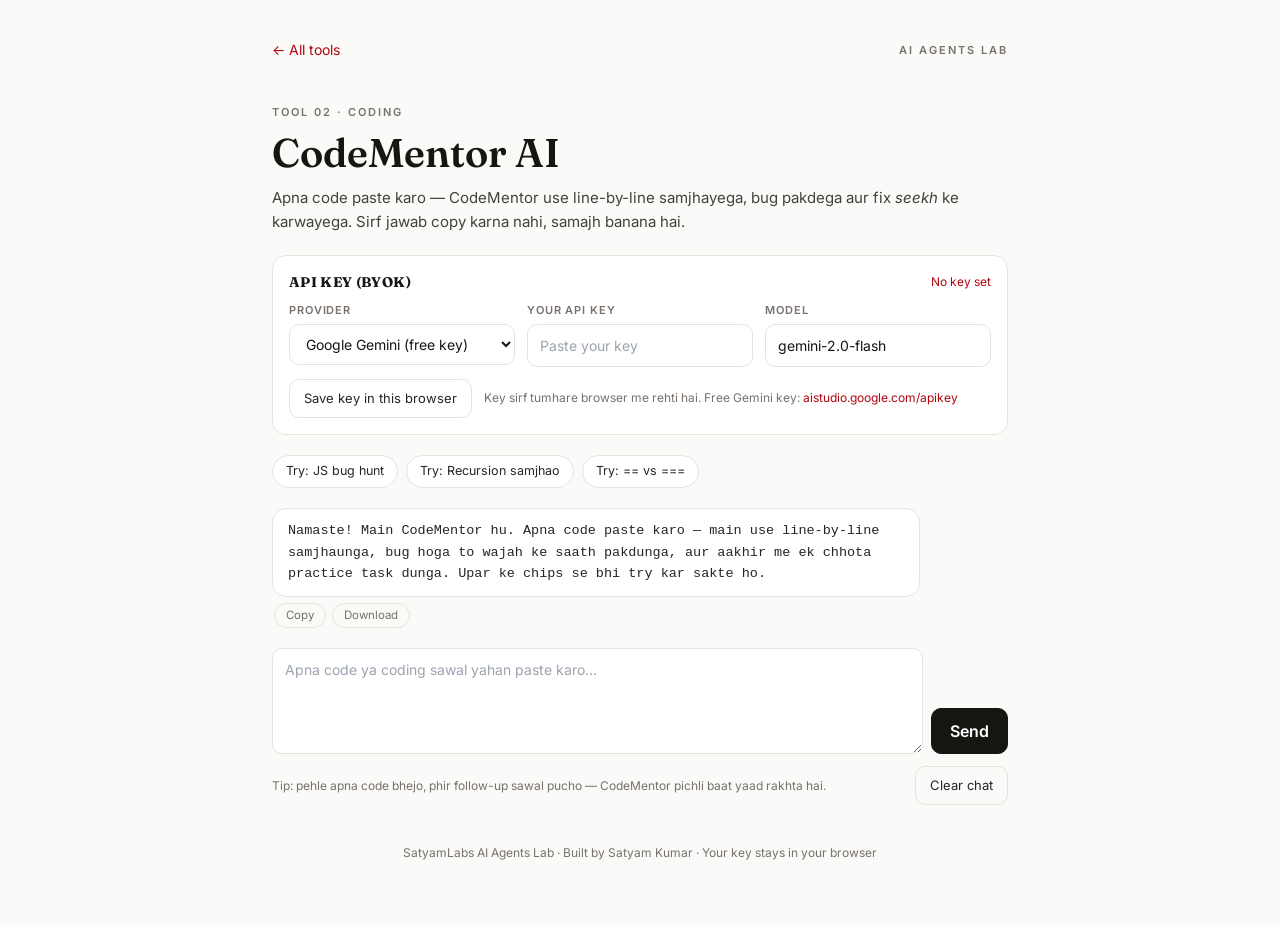
<file: code-mentor/index.html>
<!DOCTYPE html>
<html lang="en">
<head>
<meta charset="UTF-8">
<meta name="viewport" content="width=device-width, initial-scale=1.0">
<title>CodeMentor AI — SatyamLabs AI Agents Lab</title>
<meta name="description" content="CodeMentor AI explains code line by line, finds bugs and teaches the fix. Runs on your own API key.">
<link rel="stylesheet" href="../lab.css">
<link rel="preconnect" href="https://fonts.googleapis.com">
<link rel="preconnect" href="https://fonts.gstatic.com" crossorigin>
<link href="https://fonts.googleapis.com/css2?family=Fraunces:opsz,wght@9..144,500;9..144,600&family=Inter:wght@400;500;600;700&display=swap" rel="stylesheet">
<style>
  :root{--bg:#FAFAF9;--surface:#FFFFFF;--ink:#171512;--body:#292524;--muted:#78716C;--line:#E7E3DC;--accent:#E50914;--accent-dark:#B00610;--ok:#15803D}
  body{background:var(--bg);color:var(--body);font-family:'Inter',system-ui,-apple-system,'Segoe UI',Roboto,sans-serif;-webkit-font-smoothing:antialiased}
  h1,h2,h3{font-family:'Fraunces',Georgia,'Times New Roman',serif;color:var(--ink)}
  .text-white{color:var(--ink)!important}
  .eyebrow{font-size:11px;letter-spacing:.18em;text-transform:uppercase;color:var(--muted);font-weight:600}
  .card{background:var(--surface);border:1px solid var(--line);border-radius:14px}
  .accent{color:var(--accent-dark)}
  a.accent:hover{text-decoration:underline}
  input,select,textarea{background:var(--surface);border:1px solid var(--line);border-radius:10px;padding:10px 12px;width:100%;color:var(--ink);font-size:14px;font-family:inherit}
  input:focus,select:focus,textarea:focus{outline:none;border-color:var(--ink)}
  label{font-size:11px;letter-spacing:.08em;text-transform:uppercase;color:var(--muted);display:block;margin:10px 0 5px;font-weight:600}
  .btn{background:var(--ink);color:#FFFFFF;font-weight:600;border:1px solid var(--ink);border-radius:10px;padding:10px 18px;cursor:pointer}
  .btn:hover{background:#000000}
  .btn:disabled{opacity:.45;cursor:default}
  .btn-ghost{background:transparent;border:1px solid var(--line);color:var(--body);border-radius:10px;padding:9px 14px;font-size:13px;cursor:pointer}
  .btn-ghost:hover{border-color:var(--ink);color:var(--ink)}
  .btn-ghost:disabled{opacity:.4}
  .err{background:#FDF3F3;border:1px solid #EFC9C9;color:#8A1F1F;border-radius:10px;padding:10px 12px;font-size:13.5px}
  .note{font-size:12px;color:var(--muted)}
  footer{color:var(--muted)}

  .bubble{border-radius:14px;padding:11px 15px;max-width:88%;white-space:pre-wrap;word-wrap:break-word;font-size:14.5px;line-height:1.6}
  .bubble-user{background:var(--ink);color:#FAFAF9;margin-left:auto}
  .bubble-ai{background:var(--surface);border:1px solid var(--line);margin-right:auto}
  .msg-actions{display:flex;gap:6px;margin:-6px 0 4px 2px}
  .mini-action{background:transparent;border:1px solid var(--line);color:var(--muted);border-radius:999px;padding:3px 11px;font-size:11.5px;cursor:pointer}
  .mini-action:hover{border-color:var(--ink);color:var(--ink)}
  .chip{border:1px solid var(--line);background:var(--surface);border-radius:999px;padding:6px 13px;font-size:12.5px;color:var(--body);cursor:pointer}
  .chip:hover{border-color:var(--ink);color:var(--ink)}

  .bubble-user,.bubble-ai{font-family:ui-monospace,Menlo,Consolas,monospace;font-size:13.5px}
</style>
</head>
<body class="min-h-screen">
<div class="max-w-3xl mx-auto px-4 py-10">
  <div class="flex items-center justify-between">
    <a href="../" class="text-sm accent">← All tools</a>
    <span class="eyebrow">AI Agents Lab</span>
  </div>
  <p class="eyebrow" style="margin-top:44px">Tool 02 · Coding</p>
  <h1 style="font-size:2.5rem;line-height:1.08;font-weight:600;margin-top:10px">CodeMentor AI</h1>
  <p style="color:#44403C;font-size:15px;line-height:1.65;margin-top:12px">Apna code paste karo — CodeMentor use line-by-line samjhayega, bug pakdega aur fix <em>seekh</em> ke karwayega. Sirf jawab copy karna nahi, samajh banana hai.</p>

  <div class="card p-4 mt-5">
    <div class="flex items-center justify-between">
      <h2 class="font-bold text-sm tracking-wide">API KEY (BYOK)</h2>
      <span id="keyStatus" class="text-xs"></span>
    </div>
    <div class="grid md:grid-cols-3 gap-3">
      <div><label>Provider</label>
        <select id="provSel">
          <option value="gemini">Google Gemini (free key)</option>
          <option value="openrouter">OpenRouter</option>
          <option value="groq">Groq</option>
        </select></div>
      <div><label>Your API key</label><input type="password" id="keyInput" placeholder="Paste your key" autocomplete="off"></div>
      <div><label>Model</label><input type="text" id="modelInput"></div>
    </div>
    <div class="flex items-center gap-3 mt-3">
      <button class="btn-ghost" id="saveKeyBtn" type="button">Save key in this browser</button>
      <p class="text-xs" style="color:#78716C">Key sirf tumhare browser me rehti hai. Free Gemini key: <span class="accent">aistudio.google.com/apikey</span></p>
    </div>
  </div>

  <div class="flex flex-wrap gap-2 mt-5">
    <button class="chip" data-topic="Is JavaScript code me bug kahan hai aur kyun hai? Samjha ke batao, phir fix dikhao:&#10;&#10;let marks = [40, 55, 70];&#10;for (let i = 0; i &lt;= marks.length; i++) {&#10;  console.log(marks[i]);&#10;}">Try: JS bug hunt</button>
    <button class="chip" data-topic="Recursion ko ek chhote Python example ke saath bilkul simple words me samjhao, jaise main beginner hu.">Try: Recursion samjhao</button>
    <button class="chip" data-topic="== aur === me kya farak hai JavaScript me? Ek galat output wala example de ke samjhao.">Try: == vs ===</button>
  </div>

  <div id="chatBox" class="flex flex-col gap-3 mt-5"></div>
  <div id="errBox" class="mt-3"></div>

  <form id="chatForm" class="flex gap-2 mt-4 items-end">
    <textarea id="chatInput" rows="4" placeholder="Apna code ya coding sawal yahan paste karo…"></textarea>
    <button class="btn" id="sendBtn" type="submit">Send</button>
  </form>
  <div class="flex justify-between items-center mt-3">
    <p class="text-xs" style="color:#78716C">Tip: pehle apna code bhejo, phir follow-up sawal pucho — CodeMentor pichli baat yaad rakhta hai.</p>
    <button class="btn-ghost" id="clearBtn" type="button">Clear chat</button>
  </div>

  <footer class="text-center text-xs mt-10 pb-6" style="color:#78716C">SatyamLabs AI Agents Lab · Built by Satyam Kumar · Your key stays in your browser</footer>
</div>

<script>
const $=id=>document.getElementById(id);
const PROVIDERS={gemini:{model:'gemini-2.0-flash'},openrouter:{model:'google/gemini-2.0-flash-exp:free'},groq:{model:'llama-3.3-70b-versatile'}};
function loadKey(){const p=$('provSel').value;$('keyInput').value=localStorage.getItem('byok_key_'+p)||'';$('modelInput').value=localStorage.getItem('byok_model_'+p)||PROVIDERS[p].model;updateKeyStatus();}
function saveKey(){const p=$('provSel').value;localStorage.setItem('byok_key_'+p,$('keyInput').value.trim());localStorage.setItem('byok_model_'+p,$('modelInput').value.trim()||PROVIDERS[p].model);updateKeyStatus();}
function updateKeyStatus(){const has=!!$('keyInput').value.trim();$('keyStatus').textContent=has?'Key saved in this browser':'No key set';$('keyStatus').style.color=has?'#15803D':'#B00610';}
function settings(){return{provider:$('provSel').value,key:$('keyInput').value.trim(),model:$('modelInput').value.trim()};}
function friendlyErr(status,data){const raw=(data&&data.error&&(data.error.message||data.error.code))||'';if(status===400)return 'Request reject hua (400). Model ka naam check karo. '+raw;if(status===401||status===403)return 'Key accept nahi hui ('+status+'). Sahi key daalo ya provider check karo. '+raw;if(status===429)return 'Limit khatam (429). Thoda ruk ke try karo, ya dusra provider chuno. '+raw;return 'Provider error ('+status+'). '+raw;}
async function aiChat(system,messages){
  const s=settings();
  if(!s.key)throw new Error('Pehle upar apni API key daalo aur Save karo. Free Gemini key aistudio.google.com/apikey se milti hai.');
  if(!s.model)throw new Error('Model ka naam khaali hai — default model wapas likho.');
  if(s.provider==='gemini'){
    const contents=messages.map(m=>({role:m.role==='assistant'?'model':'user',parts:[{text:m.content}]}));
    const body={contents:contents,generationConfig:{temperature:0.5,maxOutputTokens:1600}};
    if(system)body.system_instruction={parts:[{text:system}]};
    const r=await fetch('https://generativelanguage.googleapis.com/v1beta/models/'+encodeURIComponent(s.model)+':generateContent',{method:'POST',headers:{'Content-Type':'application/json','x-goog-api-key':s.key},body:JSON.stringify(body)});
    const data=await r.json().catch(()=>({}));
    if(!r.ok)throw new Error(friendlyErr(r.status,data));
    const txt=(data.candidates&&data.candidates[0]&&data.candidates[0].content&&data.candidates[0].content.parts||[]).map(p=>p.text||'').join('');
    if(!txt)throw new Error('AI se khaali jawab aaya. Dobara try karo.');
    return txt;
  }
  const url=s.provider==='openrouter'?'https://openrouter.ai/api/v1/chat/completions':'https://api.groq.com/openai/v1/chat/completions';
  const msgs=(system?[{role:'system',content:system}]:[]).concat(messages);
  const r=await fetch(url,{method:'POST',headers:{'Content-Type':'application/json','Authorization':'Bearer '+s.key},body:JSON.stringify({model:s.model,messages:msgs,temperature:0.5,max_tokens:1600})});
  const data=await r.json().catch(()=>({}));
  if(!r.ok)throw new Error(friendlyErr(r.status,data));
  const txt=data.choices&&data.choices[0]&&data.choices[0].message&&data.choices[0].message.content||'';
  if(!txt)throw new Error('AI se khaali jawab aaya. Dobara try karo.');
  return txt;
}
const SYSTEM='You are CodeMentor, a strict but friendly coding teacher. Rules: (1) When code is given, explain it line by line in simple words first. (2) If there is a bug, point to the exact line, explain WHY it is wrong (the concept behind it), then show the corrected line — not just the whole rewritten program without explanation. (3) Teach, do not just dump solutions: if the student asks for a full solution, give the logic and a skeleton first, and the full code only with a line-by-line explanation. (4) End with one tiny practice task or a check question based on the same concept. (5) Reply in the language mix the student uses (Hindi/Hinglish/English). (6) Keep code blocks clean and minimal.';
let history=[];
const HIST_KEY='labhist_code-mentor';
let transcript=[];
try{transcript=JSON.parse(localStorage.getItem(HIST_KEY))||[];}catch(e){transcript=[];}
function persistTranscript(){try{localStorage.setItem(HIST_KEY,JSON.stringify(transcript.slice(-60)));}catch(e){}}
function downloadText(text,filename){const b=new Blob([text],{type:'text/plain'});const u=URL.createObjectURL(b);const a=document.createElement('a');a.href=u;a.download=filename;document.body.appendChild(a);a.click();a.remove();setTimeout(()=>URL.revokeObjectURL(u),2000);}
function renderMsg(role,text){
  const d=document.createElement('div');
  d.className='bubble '+(role==='user'?'bubble-user':'bubble-ai');
  d.textContent=text;
  $('chatBox').appendChild(d);
  if(role==='assistant'){
    const row=document.createElement('div');row.className='msg-actions';
    const cp=document.createElement('button');cp.type='button';cp.className='mini-action';cp.textContent='Copy';
    cp.addEventListener('click',()=>{navigator.clipboard.writeText(text).then(()=>{cp.textContent='Copied \u2713';setTimeout(()=>cp.textContent='Copy',1500);});});
    const dl=document.createElement('button');dl.type='button';dl.className='mini-action';dl.textContent='Download';
    dl.addEventListener('click',()=>downloadText(text,'code-mentor-output.txt'));
    row.appendChild(cp);row.appendChild(dl);
    $('chatBox').appendChild(row);
  }
  d.scrollIntoView({behavior:'smooth',block:'end'});
}
function addMsg(role,text){transcript.push({role:role,text:text});persistTranscript();renderMsg(role,text);}
function restoreChat(){
  if(!transcript.length)return false;
  transcript.forEach(m=>renderMsg(m.role,m.text));
  let ctx=transcript.slice(-24);
  while(ctx.length&&ctx[0].role!=='user')ctx.shift();
  if(ctx.length)history=ctx.map(m=>({role:m.role,content:m.text}));
  return true;
}
function clearTranscript(){transcript=[];try{localStorage.removeItem(HIST_KEY);}catch(e){}}
function showErr(msg){$('errBox').innerHTML='';const d=document.createElement('div');d.className='err';d.textContent=msg;$('errBox').appendChild(d);}
function clearErr(){$('errBox').innerHTML='';}
async function send(text){
  clearErr();
  addMsg('user',text);
  history.push({role:'user',content:text});
  $('sendBtn').disabled=true;$('sendBtn').textContent='Soch raha hai…';
  try{
    const reply=await aiChat(SYSTEM,history);
    history.push({role:'assistant',content:reply});
    addMsg('assistant',reply);
  }catch(e){
    history.pop();
    showErr(e.message||'Kuch galat ho gaya. Dobara try karo.');
  }
  $('sendBtn').disabled=false;$('sendBtn').textContent='Send';
}
$('chatForm').addEventListener('submit',e=>{e.preventDefault();const t=$('chatInput').value.trim();if(!t)return;$('chatInput').value='';send(t);});
document.querySelectorAll('.chip').forEach(c=>c.addEventListener('click',()=>send(c.getAttribute('data-topic'))));
$('clearBtn').addEventListener('click',()=>{history=[];clearTranscript();$('chatBox').innerHTML='';clearErr();greet();});
$('provSel').addEventListener('change',loadKey);
$('saveKeyBtn').addEventListener('click',saveKey);
function greet(){addMsg('assistant','Namaste! Main CodeMentor hu. Apna code paste karo — main use line-by-line samjhaunga, bug hoga to wajah ke saath pakdunga, aur aakhir me ek chhota practice task dunga. Upar ke chips se bhi try kar sakte ho.');}
loadKey();if(!restoreChat())greet();
</script>
</body>
</html>
</file>
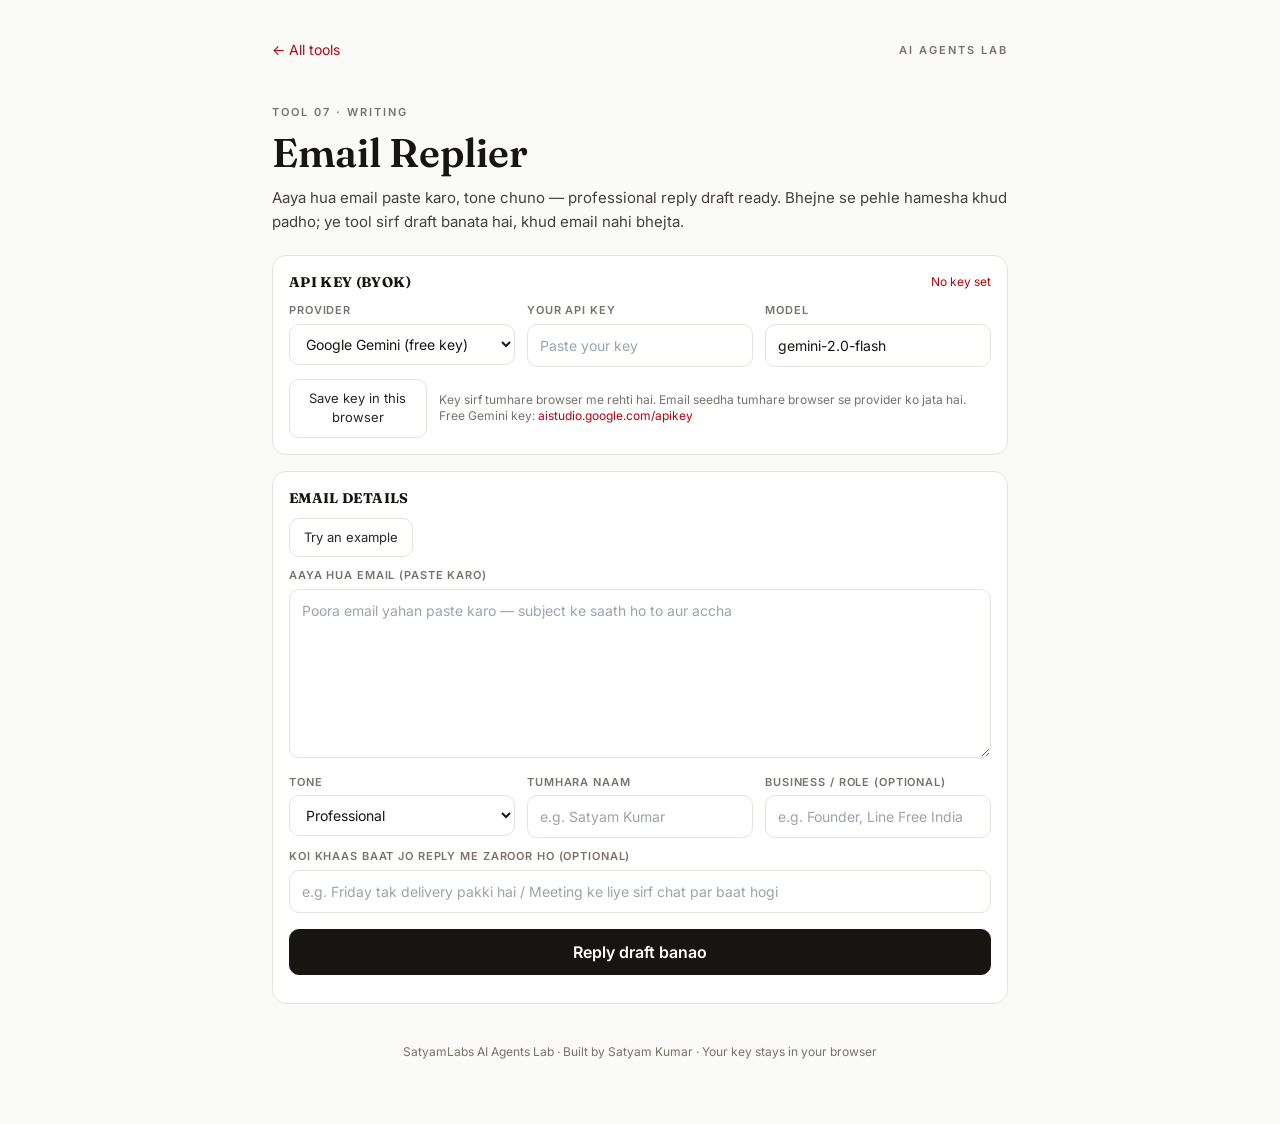
<file: email-replier/index.html>
<!DOCTYPE html>
<html lang="en">
<head>
<meta charset="UTF-8">
<meta name="viewport" content="width=device-width, initial-scale=1.0">
<title>Email Replier — SatyamLabs AI Agents Lab</title>
<meta name="description" content="Paste an incoming email, pick a tone, and get a professional reply draft. Runs on your own API key — the email never touches any server of ours.">
<link rel="stylesheet" href="../lab.css">
<link rel="preconnect" href="https://fonts.googleapis.com">
<link rel="preconnect" href="https://fonts.gstatic.com" crossorigin>
<link href="https://fonts.googleapis.com/css2?family=Fraunces:opsz,wght@9..144,500;9..144,600&family=Inter:wght@400;500;600;700&display=swap" rel="stylesheet">
<style>
  :root{--bg:#FAFAF9;--surface:#FFFFFF;--ink:#171512;--body:#292524;--muted:#78716C;--line:#E7E3DC;--accent:#E50914;--accent-dark:#B00610;--ok:#15803D}
  body{background:var(--bg);color:var(--body);font-family:'Inter',system-ui,-apple-system,'Segoe UI',Roboto,sans-serif;-webkit-font-smoothing:antialiased}
  h1,h2,h3{font-family:'Fraunces',Georgia,'Times New Roman',serif;color:var(--ink)}
  .text-white{color:var(--ink)!important}
  .eyebrow{font-size:11px;letter-spacing:.18em;text-transform:uppercase;color:var(--muted);font-weight:600}
  .card{background:var(--surface);border:1px solid var(--line);border-radius:14px}
  .accent{color:var(--accent-dark)}
  a.accent:hover{text-decoration:underline}
  input,select,textarea{background:var(--surface);border:1px solid var(--line);border-radius:10px;padding:10px 12px;width:100%;color:var(--ink);font-size:14px;font-family:inherit}
  input:focus,select:focus,textarea:focus{outline:none;border-color:var(--ink)}
  label{font-size:11px;letter-spacing:.08em;text-transform:uppercase;color:var(--muted);display:block;margin:10px 0 5px;font-weight:600}
  .btn{background:var(--ink);color:#FFFFFF;font-weight:600;border:1px solid var(--ink);border-radius:10px;padding:10px 18px;cursor:pointer}
  .btn:hover{background:#000000}
  .btn:disabled{opacity:.45;cursor:default}
  .btn-ghost{background:transparent;border:1px solid var(--line);color:var(--body);border-radius:10px;padding:9px 14px;font-size:13px;cursor:pointer}
  .btn-ghost:hover{border-color:var(--ink);color:var(--ink)}
  .btn-ghost:disabled{opacity:.4}
  .err{background:#FDF3F3;border:1px solid #EFC9C9;color:#8A1F1F;border-radius:10px;padding:10px 12px;font-size:13.5px}
  .note{font-size:12px;color:var(--muted)}
  footer{color:var(--muted)}

  .outbox{background:var(--surface);border:1px solid var(--line);border-radius:12px;padding:14px;white-space:pre-wrap;font-size:14.5px;line-height:1.65;min-height:120px;color:var(--ink)}
</style>
</head>
<body class="min-h-screen">
<div class="max-w-3xl mx-auto px-4 py-10">
  <div class="flex items-center justify-between">
    <a href="../" class="text-sm accent">← All tools</a>
    <span class="eyebrow">AI Agents Lab</span>
  </div>
  <p class="eyebrow" style="margin-top:44px">Tool 07 · Writing</p>
  <h1 style="font-size:2.5rem;line-height:1.08;font-weight:600;margin-top:10px">Email Replier</h1>
  <p style="color:#44403C;font-size:15px;line-height:1.65;margin-top:12px">Aaya hua email paste karo, tone chuno — professional reply draft ready. Bhejne se pehle hamesha khud padho; ye tool sirf draft banata hai, khud email nahi bhejta.</p>

  <div class="card p-4 mt-5">
    <div class="flex items-center justify-between">
      <h2 class="font-bold text-sm tracking-wide">API KEY (BYOK)</h2>
      <span id="keyStatus" class="text-xs"></span>
    </div>
    <div class="grid md:grid-cols-3 gap-3">
      <div><label>Provider</label>
        <select id="provSel">
          <option value="gemini">Google Gemini (free key)</option>
          <option value="openrouter">OpenRouter</option>
          <option value="groq">Groq</option>
        </select></div>
      <div><label>Your API key</label><input type="password" id="keyInput" placeholder="Paste your key" autocomplete="off"></div>
      <div><label>Model</label><input type="text" id="modelInput"></div>
    </div>
    <div class="flex items-center gap-3 mt-3">
      <button class="btn-ghost" id="saveKeyBtn" type="button">Save key in this browser</button>
      <p class="text-xs" style="color:#78716C">Key sirf tumhare browser me rehti hai. Email seedha tumhare browser se provider ko jata hai. Free Gemini key: <span class="accent">aistudio.google.com/apikey</span></p>
    </div>
  </div>

  <div class="card p-4 mt-4">
    <h2 class="font-bold text-sm tracking-wide">EMAIL DETAILS</h2>
    <button class="btn-ghost" id="exBtn" type="button" style="margin-top:10px">Try an example</button>
    <label>Aaya hua email (paste karo)</label>
    <textarea id="incoming" rows="7" placeholder="Poora email yahan paste karo — subject ke saath ho to aur accha"></textarea>
    <div class="grid md:grid-cols-3 gap-3">
      <div><label>Tone</label>
        <select id="tone">
          <option value="professional and polite">Professional</option>
          <option value="friendly and warm">Friendly</option>
          <option value="firm but respectful — clear boundaries, no rudeness">Firm (polite)</option>
          <option value="apologetic and caring — accept the issue, offer a fix">Apologetic</option>
          <option value="short and to the point — maximum 5 lines">Short &amp; crisp</option>
        </select></div>
      <div><label>Tumhara naam</label><input type="text" id="myName" placeholder="e.g. Satyam Kumar"></div>
      <div><label>Business / role (optional)</label><input type="text" id="myRole" placeholder="e.g. Founder, Line Free India"></div>
    </div>
    <label>Koi khaas baat jo reply me zaroor ho (optional)</label>
    <input type="text" id="mustSay" placeholder="e.g. Friday tak delivery pakki hai / Meeting ke liye sirf chat par baat hogi">
    <button class="btn w-full mt-4" id="genBtn" type="button">Reply draft banao</button>
    <div id="errBox" class="mt-3"></div>
  </div>

  <div id="resultWrap" class="mt-5 hidden">
    <div class="flex items-center justify-between">
      <h2 class="font-bold">Reply draft</h2>
      <button class="btn-ghost" id="copyBtn" type="button">Copy reply</button>
      <button class="btn-ghost" id="dlBtn" type="button">Download .txt</button>
    </div>
    <div class="outbox mt-3" id="outBox"></div>
    <p class="text-xs mt-2" style="color:#78716C">Draft hai — naam, date aur waade bhejne se pehle khud check karo. Jo baat pakki nahi, use reply me pakka mat likho.</p>
  </div>


  <div id="histWrap" class="mt-8 hidden">
    <div class="flex items-center justify-between">
      <h2 class="font-bold text-lg">Recent outputs</h2>
      <button class="btn-ghost" id="histClear" type="button">Clear history</button>
    </div>
    <p class="note mt-1">Sirf is browser me save hote hain — kahin upload nahi hote.</p>
    <div id="histBox" class="flex flex-col gap-3 mt-3"></div>
  </div>

  <footer class="text-center text-xs mt-10 pb-6" style="color:#78716C">SatyamLabs AI Agents Lab · Built by Satyam Kumar · Your key stays in your browser</footer>
</div>

<script>
const $=id=>document.getElementById(id);
const PROVIDERS={gemini:{model:'gemini-2.0-flash'},openrouter:{model:'google/gemini-2.0-flash-exp:free'},groq:{model:'llama-3.3-70b-versatile'}};
function loadKey(){const p=$('provSel').value;$('keyInput').value=localStorage.getItem('byok_key_'+p)||'';$('modelInput').value=localStorage.getItem('byok_model_'+p)||PROVIDERS[p].model;updateKeyStatus();}
function saveKey(){const p=$('provSel').value;localStorage.setItem('byok_key_'+p,$('keyInput').value.trim());localStorage.setItem('byok_model_'+p,$('modelInput').value.trim()||PROVIDERS[p].model);updateKeyStatus();}
function updateKeyStatus(){const has=!!$('keyInput').value.trim();$('keyStatus').textContent=has?'Key saved in this browser':'No key set';$('keyStatus').style.color=has?'#15803D':'#B00610';}
function settings(){return{provider:$('provSel').value,key:$('keyInput').value.trim(),model:$('modelInput').value.trim()};}
function friendlyErr(status,data){const raw=(data&&data.error&&(data.error.message||data.error.code))||'';if(status===400)return 'Request reject hua (400). Model ka naam check karo. '+raw;if(status===401||status===403)return 'Key accept nahi hui ('+status+'). Sahi key daalo ya provider check karo. '+raw;if(status===429)return 'Limit khatam (429). Thoda ruk ke try karo, ya dusra provider chuno. '+raw;return 'Provider error ('+status+'). '+raw;}
async function aiChat(system,messages){
  const s=settings();
  if(!s.key)throw new Error('Pehle upar apni API key daalo aur Save karo. Free Gemini key aistudio.google.com/apikey se milti hai.');
  if(!s.model)throw new Error('Model ka naam khaali hai — default model wapas likho.');
  if(s.provider==='gemini'){
    const contents=messages.map(m=>({role:m.role==='assistant'?'model':'user',parts:[{text:m.content}]}));
    const body={contents:contents,generationConfig:{temperature:0.6,maxOutputTokens:1000}};
    if(system)body.system_instruction={parts:[{text:system}]};
    const r=await fetch('https://generativelanguage.googleapis.com/v1beta/models/'+encodeURIComponent(s.model)+':generateContent',{method:'POST',headers:{'Content-Type':'application/json','x-goog-api-key':s.key},body:JSON.stringify(body)});
    const data=await r.json().catch(()=>({}));
    if(!r.ok)throw new Error(friendlyErr(r.status,data));
    const txt=(data.candidates&&data.candidates[0]&&data.candidates[0].content&&data.candidates[0].content.parts||[]).map(p=>p.text||'').join('');
    if(!txt)throw new Error('AI se khaali jawab aaya. Dobara try karo.');
    return txt;
  }
  const url=s.provider==='openrouter'?'https://openrouter.ai/api/v1/chat/completions':'https://api.groq.com/openai/v1/chat/completions';
  const msgs=(system?[{role:'system',content:system}]:[]).concat(messages);
  const r=await fetch(url,{method:'POST',headers:{'Content-Type':'application/json','Authorization':'Bearer '+s.key},body:JSON.stringify({model:s.model,messages:msgs,temperature:0.6,max_tokens:1000})});
  const data=await r.json().catch(()=>({}));
  if(!r.ok)throw new Error(friendlyErr(r.status,data));
  const txt=data.choices&&data.choices[0]&&data.choices[0].message&&data.choices[0].message.content||'';
  if(!txt)throw new Error('AI se khaali jawab aaya. Dobara try karo.');
  return txt;
}
function showErr(msg){$('errBox').innerHTML='';if(!msg)return;const d=document.createElement('div');d.className='err';d.textContent=msg;$('errBox').appendChild(d);}
$('genBtn').addEventListener('click',async()=>{
  const incoming=$('incoming').value.trim();
  if(!incoming){showErr('Pehle aaya hua email paste karo.');return;}
  if(incoming.length<20){showErr('Email bahut chhota lag raha hai — poora email paste karo taaki jawab sahi bane.');return;}
  showErr('');
  $('genBtn').disabled=true;$('genBtn').textContent='Draft ban raha hai…';
  const name=$('myName').value.trim()||'[Your name]';
  const role=$('myRole').value.trim();
  const must=$('mustSay').value.trim();
  const sys='You write professional email replies. Tone: '+$('tone').value+'. Rules: answer every question or point in the incoming email; do not invent facts, dates, prices or promises that are not in the email or the user notes; keep it human and clear; structure — greeting, body, clear next step, sign-off. Sign off as '+name+(role?(', '+role):'')+'. Write the reply in the same language as the incoming email (English email = English reply, Hindi/Hinglish = same mix). Return only the reply text, ready to copy.';
  const userMsg='Incoming email:\n"""\n'+incoming+'\n"""'+(must?('\n\nThis must be included in the reply: '+must):'');
  try{
    const out=await aiChat(sys,[{role:'user',content:userMsg}]);
    $('outBox').textContent=out.trim();labSaveHist(out.trim());
    $('resultWrap').classList.remove('hidden');
    $('resultWrap').scrollIntoView({behavior:'smooth',block:'start'});
  }catch(e){showErr(e.message);}
  $('genBtn').disabled=false;$('genBtn').textContent='Reply draft banao';
});
$('copyBtn').addEventListener('click',()=>{navigator.clipboard.writeText($('outBox').textContent).then(()=>{$('copyBtn').textContent='Copied ✓';setTimeout(()=>$('copyBtn').textContent='Copy reply',1500);});});
$('provSel').addEventListener('change',loadKey);
$('saveKeyBtn').addEventListener('click',saveKey);
loadKey();
</script>

<script>
function downloadText(text,filename){const b=new Blob([text],{type:'text/plain'});const u=URL.createObjectURL(b);const a=document.createElement('a');a.href=u;a.download=filename;document.body.appendChild(a);a.click();a.remove();setTimeout(()=>URL.revokeObjectURL(u),2000);}
const HIST_KEY='labhist_email-replier';
function labLoadHist(){try{return JSON.parse(localStorage.getItem(HIST_KEY))||[]}catch(e){return[]}}
function labSaveHist(text){if(!text)return;let h=labLoadHist();h.unshift({t:Date.now(),text:text});h=h.slice(0,5);try{localStorage.setItem(HIST_KEY,JSON.stringify(h));}catch(e){}labRenderHist();}
function labRenderHist(){
  const h=labLoadHist();const wrap=document.getElementById('histWrap');if(!wrap)return;
  if(!h.length){wrap.classList.add('hidden');return;}
  wrap.classList.remove('hidden');
  const box=document.getElementById('histBox');box.innerHTML='';
  h.forEach(function(item){
    const card=document.createElement('div');card.className='card p-3';
    const meta=document.createElement('p');meta.className='note';meta.textContent=new Date(item.t).toLocaleString();card.appendChild(meta);
    const prev=document.createElement('p');prev.style.cssText='font-size:13.5px;line-height:1.55;white-space:pre-wrap;margin-top:4px';prev.textContent=item.text.length>220?item.text.slice(0,220)+'\u2026':item.text;card.appendChild(prev);
    const row=document.createElement('div');row.className='flex gap-2 mt-2';
    const cp=document.createElement('button');cp.type='button';cp.className='btn-ghost';cp.textContent='Copy';
    cp.addEventListener('click',function(){navigator.clipboard.writeText(item.text).then(function(){cp.textContent='Copied \u2713';setTimeout(function(){cp.textContent='Copy';},1500);});});
    const dl=document.createElement('button');dl.type='button';dl.className='btn-ghost';dl.textContent='Download .txt';
    dl.addEventListener('click',function(){downloadText(item.text,'email-replier-output.txt');});
    row.appendChild(cp);row.appendChild(dl);card.appendChild(row);
    box.appendChild(card);
  });
}
const labDl=document.getElementById('dlBtn');
if(labDl)labDl.addEventListener('click',function(){const t=document.getElementById('outBox').textContent;if(t)downloadText(t,'email-replier-output.txt');});
const labHc=document.getElementById('histClear');
if(labHc)labHc.addEventListener('click',function(){try{localStorage.removeItem(HIST_KEY);}catch(e){}labRenderHist();});
labRenderHist();
</script>
<script>
const exB=document.getElementById('exBtn');if(exB)exB.addEventListener('click',function(){document.getElementById('incoming').value='Subject: Website banane ka quotation chahiye\n\nHello,\n\nMeri ek clothing shop hai, Patna me. Mujhe apni shop ke liye ek simple website chahiye jisme products dikhein aur WhatsApp par order aa sake. Aap kitna charge karenge aur kitne din me ban jayegi?\n\n— Rakesh Gupta, Rakesh Garments';document.getElementById('myName').value='Satyam Kumar';document.getElementById('myRole').value='Freelance Web Developer';});
</script>
</body>
</html>
</file>
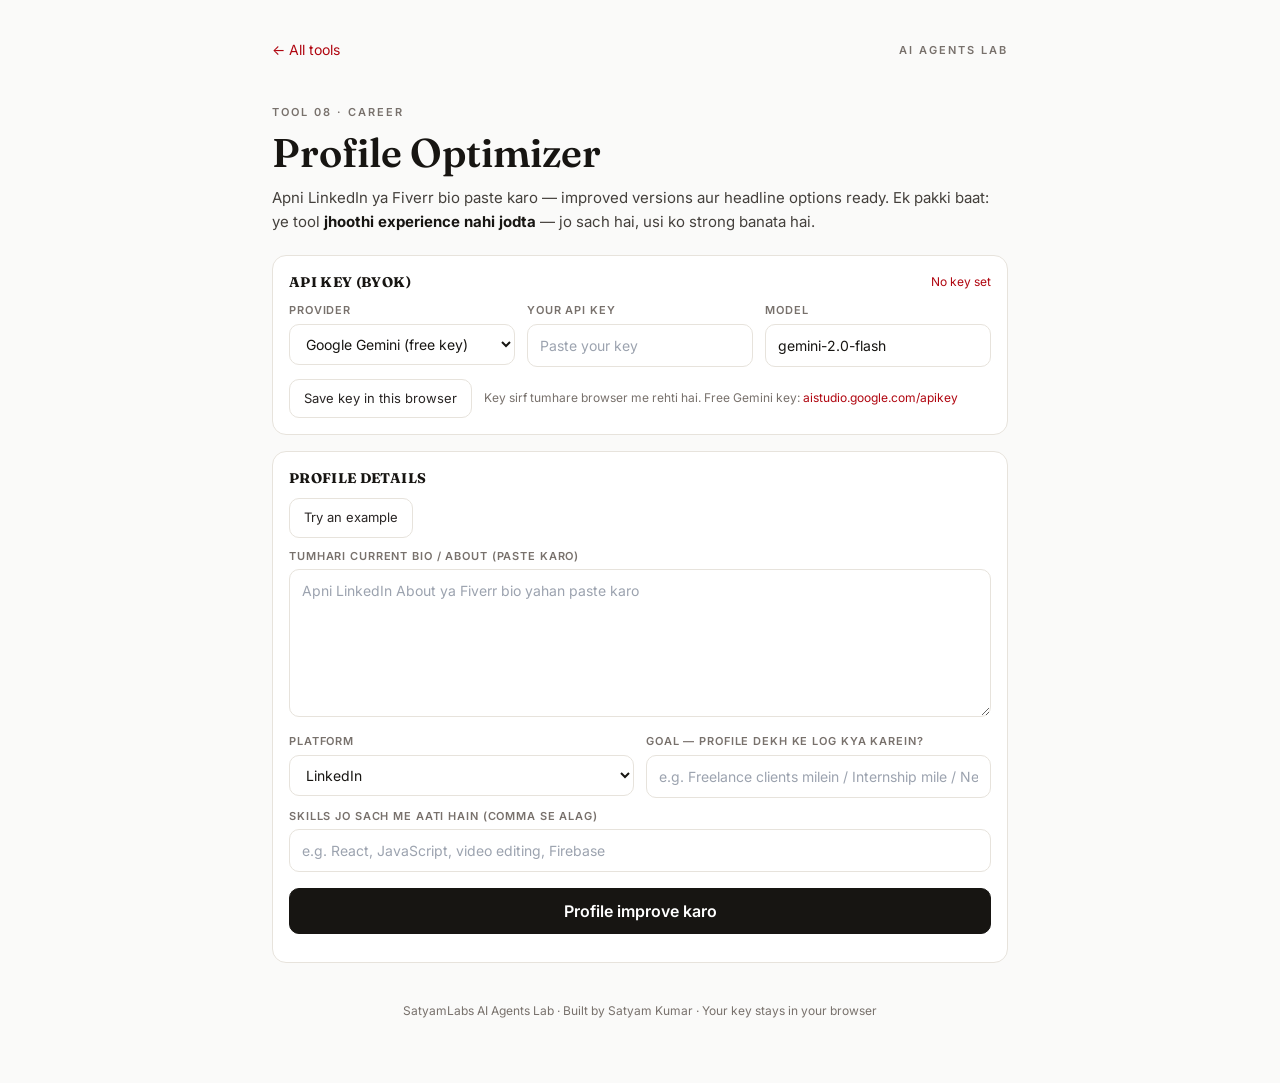
<file: profile-optimizer/index.html>
<!DOCTYPE html>
<html lang="en">
<head>
<meta charset="UTF-8">
<meta name="viewport" content="width=device-width, initial-scale=1.0">
<title>Profile Optimizer — SatyamLabs AI Agents Lab</title>
<meta name="description" content="Paste your LinkedIn or Fiverr bio and get improved versions plus headline options. Honest improvements only — no fake experience added. Runs on your own API key.">
<link rel="stylesheet" href="../lab.css">
<link rel="preconnect" href="https://fonts.googleapis.com">
<link rel="preconnect" href="https://fonts.gstatic.com" crossorigin>
<link href="https://fonts.googleapis.com/css2?family=Fraunces:opsz,wght@9..144,500;9..144,600&family=Inter:wght@400;500;600;700&display=swap" rel="stylesheet">
<style>
  :root{--bg:#FAFAF9;--surface:#FFFFFF;--ink:#171512;--body:#292524;--muted:#78716C;--line:#E7E3DC;--accent:#E50914;--accent-dark:#B00610;--ok:#15803D}
  body{background:var(--bg);color:var(--body);font-family:'Inter',system-ui,-apple-system,'Segoe UI',Roboto,sans-serif;-webkit-font-smoothing:antialiased}
  h1,h2,h3{font-family:'Fraunces',Georgia,'Times New Roman',serif;color:var(--ink)}
  .text-white{color:var(--ink)!important}
  .eyebrow{font-size:11px;letter-spacing:.18em;text-transform:uppercase;color:var(--muted);font-weight:600}
  .card{background:var(--surface);border:1px solid var(--line);border-radius:14px}
  .accent{color:var(--accent-dark)}
  a.accent:hover{text-decoration:underline}
  input,select,textarea{background:var(--surface);border:1px solid var(--line);border-radius:10px;padding:10px 12px;width:100%;color:var(--ink);font-size:14px;font-family:inherit}
  input:focus,select:focus,textarea:focus{outline:none;border-color:var(--ink)}
  label{font-size:11px;letter-spacing:.08em;text-transform:uppercase;color:var(--muted);display:block;margin:10px 0 5px;font-weight:600}
  .btn{background:var(--ink);color:#FFFFFF;font-weight:600;border:1px solid var(--ink);border-radius:10px;padding:10px 18px;cursor:pointer}
  .btn:hover{background:#000000}
  .btn:disabled{opacity:.45;cursor:default}
  .btn-ghost{background:transparent;border:1px solid var(--line);color:var(--body);border-radius:10px;padding:9px 14px;font-size:13px;cursor:pointer}
  .btn-ghost:hover{border-color:var(--ink);color:var(--ink)}
  .btn-ghost:disabled{opacity:.4}
  .err{background:#FDF3F3;border:1px solid #EFC9C9;color:#8A1F1F;border-radius:10px;padding:10px 12px;font-size:13.5px}
  .note{font-size:12px;color:var(--muted)}
  footer{color:var(--muted)}

  .outbox{background:var(--surface);border:1px solid var(--line);border-radius:12px;padding:14px;white-space:pre-wrap;font-size:14.5px;line-height:1.65;min-height:120px;color:var(--ink)}
</style>
</head>
<body class="min-h-screen">
<div class="max-w-3xl mx-auto px-4 py-10">
  <div class="flex items-center justify-between">
    <a href="../" class="text-sm accent">← All tools</a>
    <span class="eyebrow">AI Agents Lab</span>
  </div>
  <p class="eyebrow" style="margin-top:44px">Tool 08 · Career</p>
  <h1 style="font-size:2.5rem;line-height:1.08;font-weight:600;margin-top:10px">Profile Optimizer</h1>
  <p style="color:#44403C;font-size:15px;line-height:1.65;margin-top:12px">Apni LinkedIn ya Fiverr bio paste karo — improved versions aur headline options ready. Ek pakki baat: ye tool <strong class="text-white">jhoothi experience nahi jodta</strong> — jo sach hai, usi ko strong banata hai.</p>

  <div class="card p-4 mt-5">
    <div class="flex items-center justify-between">
      <h2 class="font-bold text-sm tracking-wide">API KEY (BYOK)</h2>
      <span id="keyStatus" class="text-xs"></span>
    </div>
    <div class="grid md:grid-cols-3 gap-3">
      <div><label>Provider</label>
        <select id="provSel">
          <option value="gemini">Google Gemini (free key)</option>
          <option value="openrouter">OpenRouter</option>
          <option value="groq">Groq</option>
        </select></div>
      <div><label>Your API key</label><input type="password" id="keyInput" placeholder="Paste your key" autocomplete="off"></div>
      <div><label>Model</label><input type="text" id="modelInput"></div>
    </div>
    <div class="flex items-center gap-3 mt-3">
      <button class="btn-ghost" id="saveKeyBtn" type="button">Save key in this browser</button>
      <p class="text-xs" style="color:#78716C">Key sirf tumhare browser me rehti hai. Free Gemini key: <span class="accent">aistudio.google.com/apikey</span></p>
    </div>
  </div>

  <div class="card p-4 mt-4">
    <h2 class="font-bold text-sm tracking-wide">PROFILE DETAILS</h2>
    <button class="btn-ghost" id="exBtn" type="button" style="margin-top:10px">Try an example</button>
    <label>Tumhari current bio / about (paste karo)</label>
    <textarea id="bio" rows="6" placeholder="Apni LinkedIn About ya Fiverr bio yahan paste karo"></textarea>
    <div class="grid md:grid-cols-2 gap-3">
      <div><label>Platform</label>
        <select id="platform">
          <option value="LinkedIn">LinkedIn</option>
          <option value="Fiverr">Fiverr</option>
          <option value="General (portfolio / anywhere)">General</option>
        </select></div>
      <div><label>Goal — profile dekh ke log kya karein?</label>
        <input type="text" id="goal" placeholder="e.g. Freelance clients milein / Internship mile / Network bade">
      </div>
    </div>
    <label>Skills jo sach me aati hain (comma se alag)</label>
    <input type="text" id="skills" placeholder="e.g. React, JavaScript, video editing, Firebase">
    <button class="btn w-full mt-4" id="genBtn" type="button">Profile improve karo</button>
    <div id="errBox" class="mt-3"></div>
  </div>

  <div id="resultWrap" class="mt-5 hidden">
    <div class="flex items-center justify-between">
      <h2 class="font-bold">Improved profile</h2>
      <button class="btn-ghost" id="copyBtn" type="button">Copy all</button>
      <button class="btn-ghost" id="dlBtn" type="button">Download .txt</button>
    </div>
    <div class="outbox mt-3" id="outBox"></div>
    <p class="text-xs mt-2" style="color:#78716C">Use karne se pehle har line padho — koi baat sach se badi lage to use hata do. Profile tumhari hai, zimmedari bhi.</p>
  </div>


  <div id="histWrap" class="mt-8 hidden">
    <div class="flex items-center justify-between">
      <h2 class="font-bold text-lg">Recent outputs</h2>
      <button class="btn-ghost" id="histClear" type="button">Clear history</button>
    </div>
    <p class="note mt-1">Sirf is browser me save hote hain — kahin upload nahi hote.</p>
    <div id="histBox" class="flex flex-col gap-3 mt-3"></div>
  </div>

  <footer class="text-center text-xs mt-10 pb-6" style="color:#78716C">SatyamLabs AI Agents Lab · Built by Satyam Kumar · Your key stays in your browser</footer>
</div>

<script>
const $=id=>document.getElementById(id);
const PROVIDERS={gemini:{model:'gemini-2.0-flash'},openrouter:{model:'google/gemini-2.0-flash-exp:free'},groq:{model:'llama-3.3-70b-versatile'}};
function loadKey(){const p=$('provSel').value;$('keyInput').value=localStorage.getItem('byok_key_'+p)||'';$('modelInput').value=localStorage.getItem('byok_model_'+p)||PROVIDERS[p].model;updateKeyStatus();}
function saveKey(){const p=$('provSel').value;localStorage.setItem('byok_key_'+p,$('keyInput').value.trim());localStorage.setItem('byok_model_'+p,$('modelInput').value.trim()||PROVIDERS[p].model);updateKeyStatus();}
function updateKeyStatus(){const has=!!$('keyInput').value.trim();$('keyStatus').textContent=has?'Key saved in this browser':'No key set';$('keyStatus').style.color=has?'#15803D':'#B00610';}
function settings(){return{provider:$('provSel').value,key:$('keyInput').value.trim(),model:$('modelInput').value.trim()};}
function friendlyErr(status,data){const raw=(data&&data.error&&(data.error.message||data.error.code))||'';if(status===400)return 'Request reject hua (400). Model ka naam check karo. '+raw;if(status===401||status===403)return 'Key accept nahi hui ('+status+'). Sahi key daalo ya provider check karo. '+raw;if(status===429)return 'Limit khatam (429). Thoda ruk ke try karo, ya dusra provider chuno. '+raw;return 'Provider error ('+status+'). '+raw;}
async function aiChat(system,messages){
  const s=settings();
  if(!s.key)throw new Error('Pehle upar apni API key daalo aur Save karo. Free Gemini key aistudio.google.com/apikey se milti hai.');
  if(!s.model)throw new Error('Model ka naam khaali hai — default model wapas likho.');
  if(s.provider==='gemini'){
    const contents=messages.map(m=>({role:m.role==='assistant'?'model':'user',parts:[{text:m.content}]}));
    const body={contents:contents,generationConfig:{temperature:0.7,maxOutputTokens:1400}};
    if(system)body.system_instruction={parts:[{text:system}]};
    const r=await fetch('https://generativelanguage.googleapis.com/v1beta/models/'+encodeURIComponent(s.model)+':generateContent',{method:'POST',headers:{'Content-Type':'application/json','x-goog-api-key':s.key},body:JSON.stringify(body)});
    const data=await r.json().catch(()=>({}));
    if(!r.ok)throw new Error(friendlyErr(r.status,data));
    const txt=(data.candidates&&data.candidates[0]&&data.candidates[0].content&&data.candidates[0].content.parts||[]).map(p=>p.text||'').join('');
    if(!txt)throw new Error('AI se khaali jawab aaya. Dobara try karo.');
    return txt;
  }
  const url=s.provider==='openrouter'?'https://openrouter.ai/api/v1/chat/completions':'https://api.groq.com/openai/v1/chat/completions';
  const msgs=(system?[{role:'system',content:system}]:[]).concat(messages);
  const r=await fetch(url,{method:'POST',headers:{'Content-Type':'application/json','Authorization':'Bearer '+s.key},body:JSON.stringify({model:s.model,messages:msgs,temperature:0.7,max_tokens:1400})});
  const data=await r.json().catch(()=>({}));
  if(!r.ok)throw new Error(friendlyErr(r.status,data));
  const txt=data.choices&&data.choices[0]&&data.choices[0].message&&data.choices[0].message.content||'';
  if(!txt)throw new Error('AI se khaali jawab aaya. Dobara try karo.');
  return txt;
}
function showErr(msg){$('errBox').innerHTML='';if(!msg)return;const d=document.createElement('div');d.className='err';d.textContent=msg;$('errBox').appendChild(d);}
$('genBtn').addEventListener('click',async()=>{
  const bio=$('bio').value.trim();
  if(!bio){showErr('Pehle apni current bio paste karo.');return;}
  if(bio.length<40){showErr('Bio bahut chhoti hai — thodi aur detail paste karo taaki improve sahi ho.');return;}
  showErr('');
  $('genBtn').disabled=true;$('genBtn').textContent='Improve ho raha hai…';
  const platform=$('platform').value;
  const goal=$('goal').value.trim()||'the right people connect';
  const skills=$('skills').value.trim();
  const sys='You are an honest profile editor for '+platform+'. STRICT RULE: never invent experience, clients, employers, numbers, ratings or results that are not in the user bio. Only rewrite, sharpen and structure what is true. Output in this exact structure:\nHEADLINE OPTIONS (3): short, specific, keyword-rich.\nBIO VERSION 1 (Clean & Professional): full rewrite.\nBIO VERSION 2 (Founder / Personal voice): same facts, more human.\nWHAT I CHANGED: 3 to 5 bullet lines explaining the edits.\nKeep the person\'s real level visible — a student should sound like a strong student, not a fake CEO. Language: same as the bio (English stays English). Goal of the profile: '+goal+'.'+(skills?(' Confirmed skills to weave in naturally: '+skills+'.'):'');
  try{
    const out=await aiChat(sys,[{role:'user',content:'My current bio:\n"""\n'+bio+'\n"""'}]);
    $('outBox').textContent=out.trim();labSaveHist(out.trim());
    $('resultWrap').classList.remove('hidden');
    $('resultWrap').scrollIntoView({behavior:'smooth',block:'start'});
  }catch(e){showErr(e.message);}
  $('genBtn').disabled=false;$('genBtn').textContent='Profile improve karo';
});
$('copyBtn').addEventListener('click',()=>{navigator.clipboard.writeText($('outBox').textContent).then(()=>{$('copyBtn').textContent='Copied ✓';setTimeout(()=>$('copyBtn').textContent='Copy all',1500);});});
$('provSel').addEventListener('change',loadKey);
$('saveKeyBtn').addEventListener('click',saveKey);
loadKey();
</script>

<script>
function downloadText(text,filename){const b=new Blob([text],{type:'text/plain'});const u=URL.createObjectURL(b);const a=document.createElement('a');a.href=u;a.download=filename;document.body.appendChild(a);a.click();a.remove();setTimeout(()=>URL.revokeObjectURL(u),2000);}
const HIST_KEY='labhist_profile-optimizer';
function labLoadHist(){try{return JSON.parse(localStorage.getItem(HIST_KEY))||[]}catch(e){return[]}}
function labSaveHist(text){if(!text)return;let h=labLoadHist();h.unshift({t:Date.now(),text:text});h=h.slice(0,5);try{localStorage.setItem(HIST_KEY,JSON.stringify(h));}catch(e){}labRenderHist();}
function labRenderHist(){
  const h=labLoadHist();const wrap=document.getElementById('histWrap');if(!wrap)return;
  if(!h.length){wrap.classList.add('hidden');return;}
  wrap.classList.remove('hidden');
  const box=document.getElementById('histBox');box.innerHTML='';
  h.forEach(function(item){
    const card=document.createElement('div');card.className='card p-3';
    const meta=document.createElement('p');meta.className='note';meta.textContent=new Date(item.t).toLocaleString();card.appendChild(meta);
    const prev=document.createElement('p');prev.style.cssText='font-size:13.5px;line-height:1.55;white-space:pre-wrap;margin-top:4px';prev.textContent=item.text.length>220?item.text.slice(0,220)+'\u2026':item.text;card.appendChild(prev);
    const row=document.createElement('div');row.className='flex gap-2 mt-2';
    const cp=document.createElement('button');cp.type='button';cp.className='btn-ghost';cp.textContent='Copy';
    cp.addEventListener('click',function(){navigator.clipboard.writeText(item.text).then(function(){cp.textContent='Copied \u2713';setTimeout(function(){cp.textContent='Copy';},1500);});});
    const dl=document.createElement('button');dl.type='button';dl.className='btn-ghost';dl.textContent='Download .txt';
    dl.addEventListener('click',function(){downloadText(item.text,'profile-optimizer-output.txt');});
    row.appendChild(cp);row.appendChild(dl);card.appendChild(row);
    box.appendChild(card);
  });
}
const labDl=document.getElementById('dlBtn');
if(labDl)labDl.addEventListener('click',function(){const t=document.getElementById('outBox').textContent;if(t)downloadText(t,'profile-optimizer-output.txt');});
const labHc=document.getElementById('histClear');
if(labHc)labHc.addEventListener('click',function(){try{localStorage.removeItem(HIST_KEY);}catch(e){}labRenderHist();});
labRenderHist();
</script>
<script>
const exB=document.getElementById('exBtn');if(exB)exB.addEventListener('click',function(){document.getElementById('bio').value='Hi, I am a BTech CSE student. I like coding and I make websites. I know HTML, CSS, JavaScript and React. I am looking for freelance work and internships. I have made some projects for my portfolio.';document.getElementById('skills').value='HTML, CSS, JavaScript, React, Firebase';document.getElementById('goal').value='Freelance clients aur internships milein';});
</script>
</body>
</html>
</file>
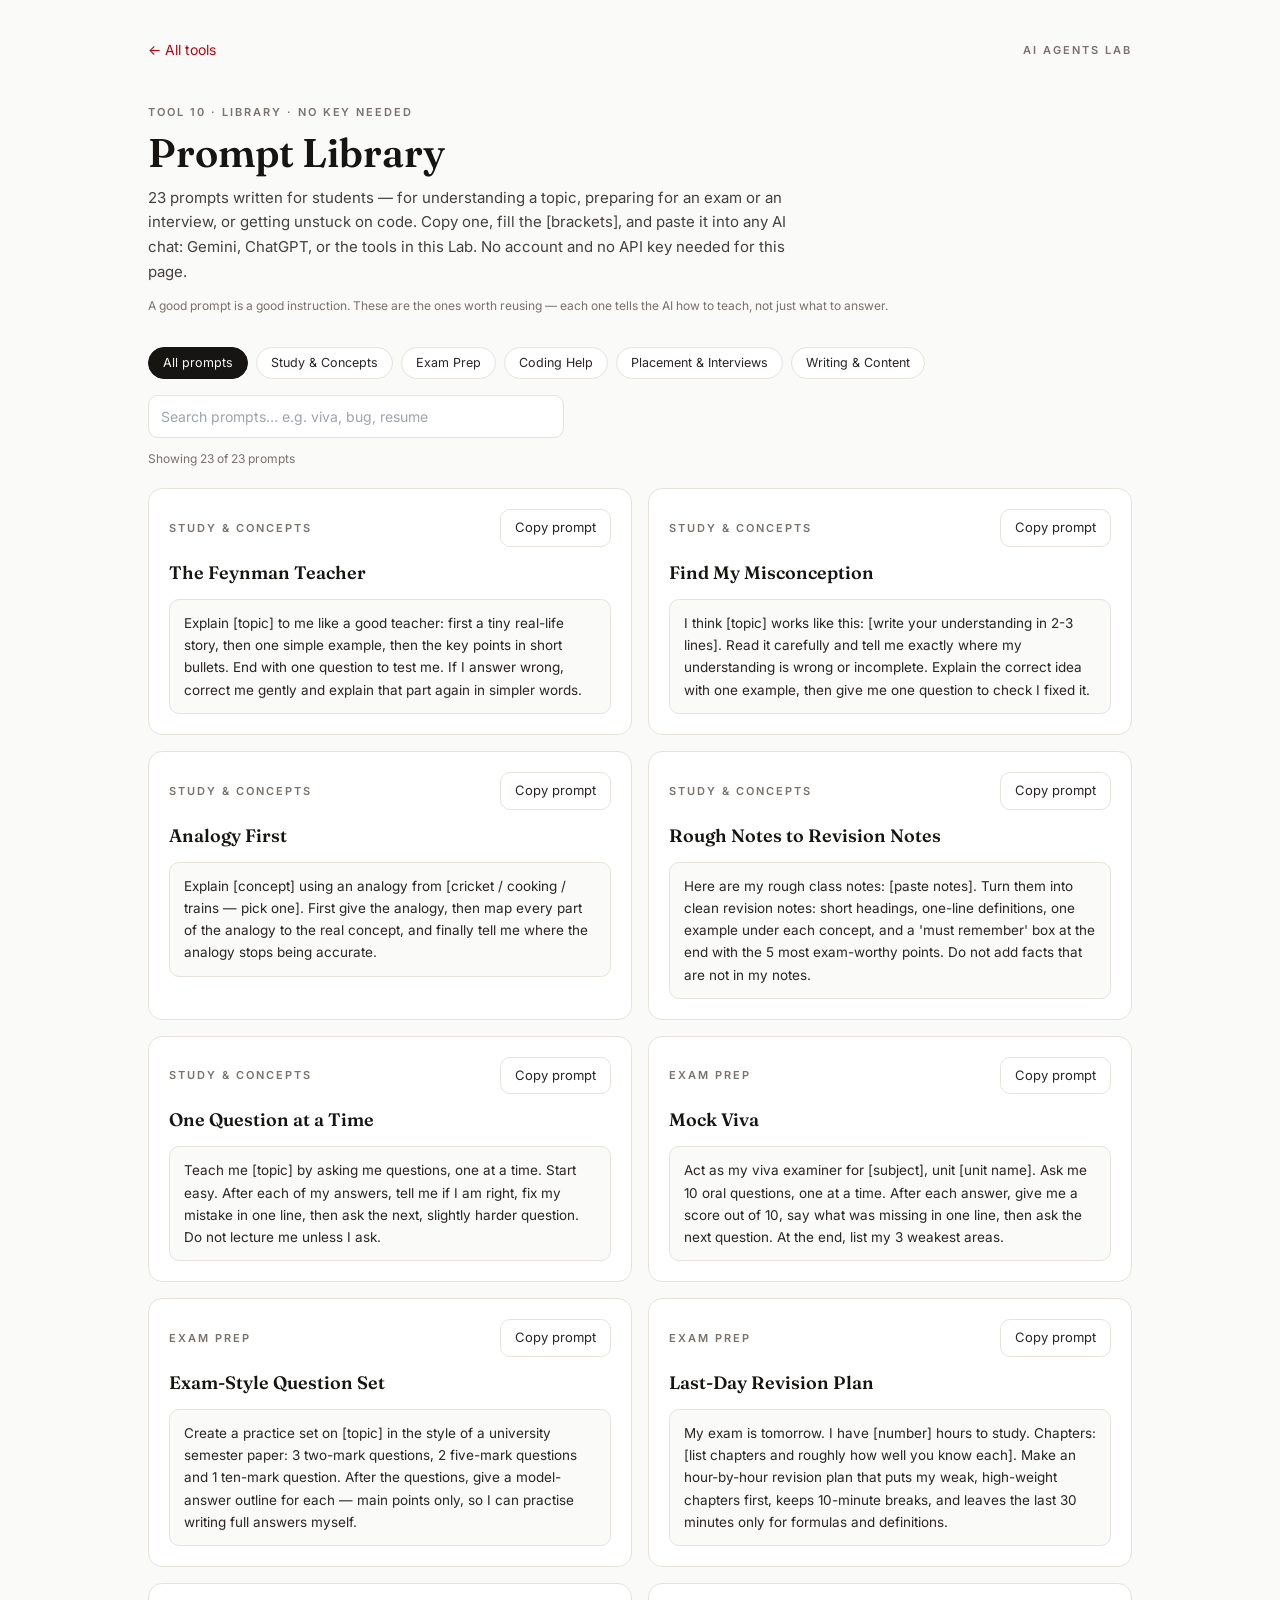
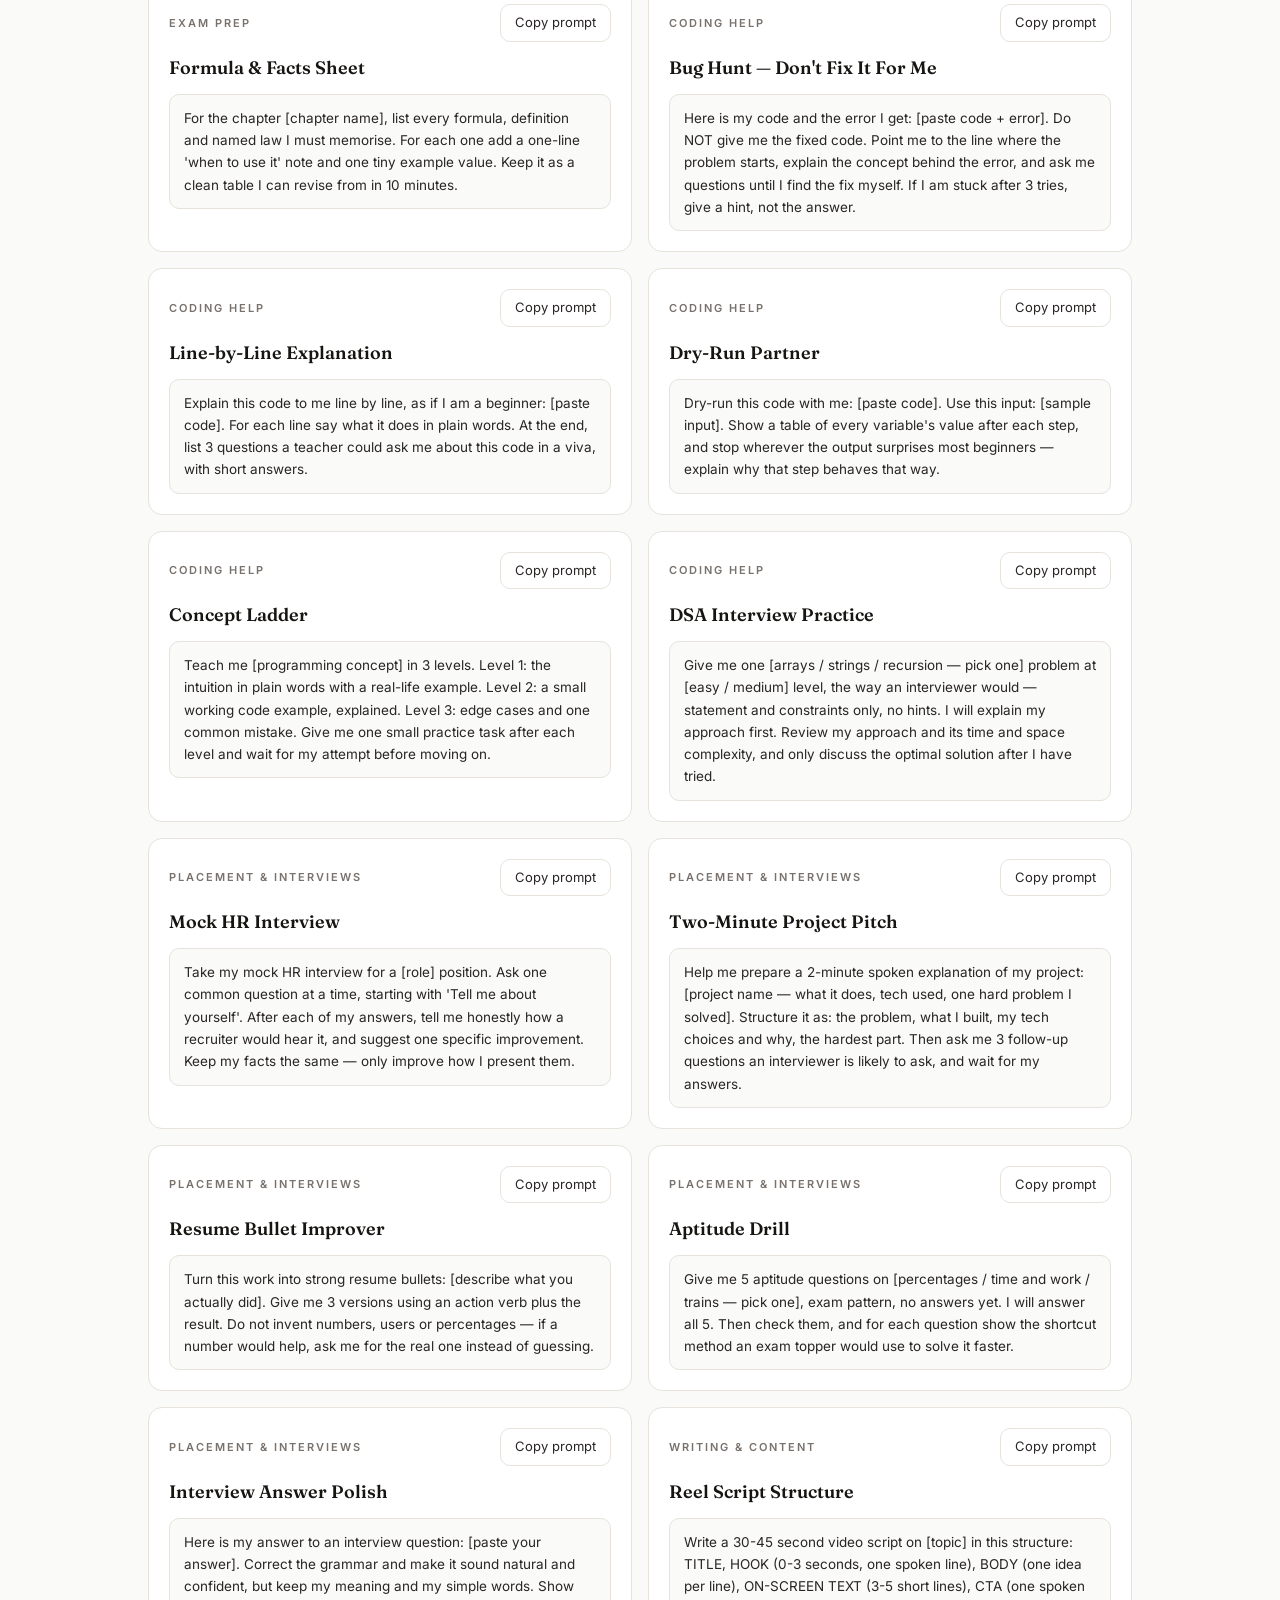
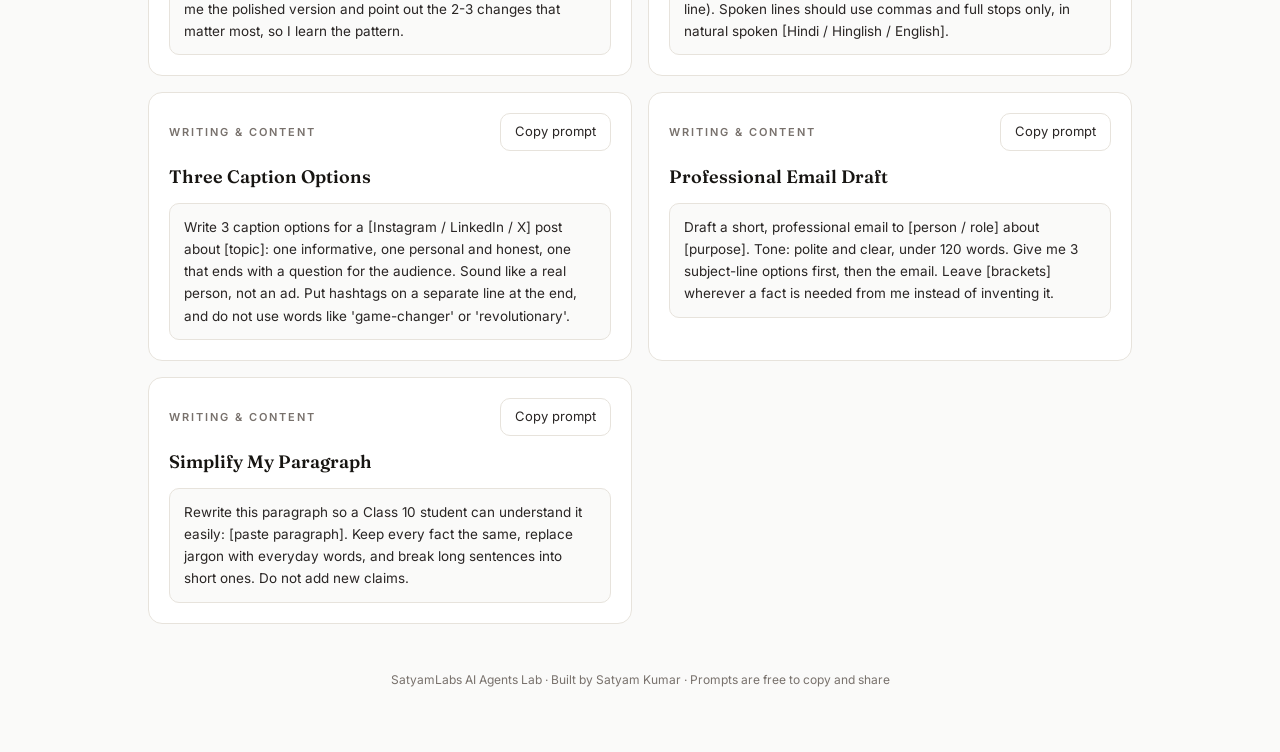
<file: prompt-library/index.html>
<!DOCTYPE html>
<html lang="en">
<head>
<meta charset="UTF-8">
<meta name="viewport" content="width=device-width, initial-scale=1.0">
<title>Prompt Library — AI Agents Lab</title>
<meta name="description" content="Copy-ready prompts for studying, coding, exams and interviews. No API key, no account — paste them into any AI chat. Part of SatyamLabs AI Agents Lab.">
<link rel="stylesheet" href="../lab.css">
<link rel="preconnect" href="https://fonts.googleapis.com">
<link rel="preconnect" href="https://fonts.gstatic.com" crossorigin>
<link href="https://fonts.googleapis.com/css2?family=Fraunces:opsz,wght@9..144,500;9..144,600&family=Inter:wght@400;500;600;700&display=swap" rel="stylesheet">
<style>
  :root{--bg:#FAFAF9;--surface:#FFFFFF;--ink:#171512;--body:#292524;--muted:#78716C;--line:#E7E3DC;--accent:#E50914;--accent-dark:#B00610;--ok:#15803D}
  body{background:var(--bg);color:var(--body);font-family:'Inter',system-ui,-apple-system,'Segoe UI',Roboto,sans-serif;-webkit-font-smoothing:antialiased}
  h1,h2,h3{font-family:'Fraunces',Georgia,'Times New Roman',serif;color:var(--ink)}
  .eyebrow{font-size:11px;letter-spacing:.18em;text-transform:uppercase;color:var(--muted);font-weight:600}
  .accent{color:var(--accent-dark)}
  a.accent:hover{text-decoration:underline}
  .card{background:var(--surface);border:1px solid var(--line);border-radius:14px}
  .btn-ghost{background:transparent;border:1px solid var(--line);color:var(--body);border-radius:10px;padding:8px 14px;font-size:13px;cursor:pointer}
  .btn-ghost:hover{border-color:var(--ink);color:var(--ink)}
  .chip{border:1px solid var(--line);background:var(--surface);border-radius:999px;padding:6px 14px;font-size:12.5px;color:var(--body);cursor:pointer}
  .chip:hover{border-color:var(--ink);color:var(--ink)}
  .chip.on{background:var(--ink);color:#FAFAF9;border-color:var(--ink)}
  .prompt-text{background:var(--bg);border:1px solid var(--line);border-radius:10px;padding:12px 14px;font-size:13.5px;line-height:1.65;white-space:pre-wrap;color:var(--body)}
  input{background:var(--surface);border:1px solid var(--line);border-radius:10px;padding:10px 12px;width:100%;color:var(--ink);font-size:14px;font-family:inherit}
  input:focus{outline:none;border-color:var(--ink)}
  .note{font-size:12px;color:var(--muted)}
  footer{color:var(--muted)}
</style>
</head>
<body class="min-h-screen">
<div class="max-w-5xl mx-auto px-5 py-10">
  <div class="flex items-center justify-between">
    <a href="../" class="text-sm accent">← All tools</a>
    <span class="eyebrow">AI Agents Lab</span>
  </div>
  <p class="eyebrow" style="margin-top:44px">Tool 10 · Library · No key needed</p>
  <h1 style="font-size:2.5rem;line-height:1.08;font-weight:600;margin-top:10px">Prompt Library</h1>
  <p style="color:#44403C;font-size:15px;line-height:1.65;margin-top:12px;max-width:44em">23 prompts written for students — for understanding a topic, preparing for an exam or an interview, or getting unstuck on code. Copy one, fill the [brackets], and paste it into any AI chat: Gemini, ChatGPT, or the tools in this Lab. No account and no API key needed for this page.</p>
  <p class="note mt-3">A good prompt is a good instruction. These are the ones worth reusing — each one tells the AI how to teach, not just what to answer.</p>

  <div class="flex flex-wrap items-center gap-2 mt-8" id="filters"></div>
  <div class="mt-4" style="max-width:26em"><input type="text" id="search" placeholder="Search prompts… e.g. viva, bug, resume"></div>
  <p class="note mt-3" id="countLine"></p>

  <div class="grid gap-4 md:grid-cols-2 mt-5" id="grid"></div>
  <div id="empty" class="hidden mt-8">
    <p style="color:#44403C">No prompt matches that search. Try a shorter word — or browse a category above.</p>
  </div>

  <footer class="text-center text-xs mt-12 pb-6">SatyamLabs AI Agents Lab · Built by Satyam Kumar · Prompts are free to copy and share</footer>
</div>

<script>
const CATS=[{"id": "study", "label": "Study & Concepts"}, {"id": "exam", "label": "Exam Prep"}, {"id": "coding", "label": "Coding Help"}, {"id": "placement", "label": "Placement & Interviews"}, {"id": "writing", "label": "Writing & Content"}];
const PROMPTS=[{"cat": "study", "title": "The Feynman Teacher", "text": "Explain [topic] to me like a good teacher: first a tiny real-life story, then one simple example, then the key points in short bullets. End with one question to test me. If I answer wrong, correct me gently and explain that part again in simpler words."}, {"cat": "study", "title": "Find My Misconception", "text": "I think [topic] works like this: [write your understanding in 2-3 lines]. Read it carefully and tell me exactly where my understanding is wrong or incomplete. Explain the correct idea with one example, then give me one question to check I fixed it."}, {"cat": "study", "title": "Analogy First", "text": "Explain [concept] using an analogy from [cricket / cooking / trains — pick one]. First give the analogy, then map every part of the analogy to the real concept, and finally tell me where the analogy stops being accurate."}, {"cat": "study", "title": "Rough Notes to Revision Notes", "text": "Here are my rough class notes: [paste notes]. Turn them into clean revision notes: short headings, one-line definitions, one example under each concept, and a 'must remember' box at the end with the 5 most exam-worthy points. Do not add facts that are not in my notes."}, {"cat": "study", "title": "One Question at a Time", "text": "Teach me [topic] by asking me questions, one at a time. Start easy. After each of my answers, tell me if I am right, fix my mistake in one line, then ask the next, slightly harder question. Do not lecture me unless I ask."}, {"cat": "exam", "title": "Mock Viva", "text": "Act as my viva examiner for [subject], unit [unit name]. Ask me 10 oral questions, one at a time. After each answer, give me a score out of 10, say what was missing in one line, then ask the next question. At the end, list my 3 weakest areas."}, {"cat": "exam", "title": "Exam-Style Question Set", "text": "Create a practice set on [topic] in the style of a university semester paper: 3 two-mark questions, 2 five-mark questions and 1 ten-mark question. After the questions, give a model-answer outline for each — main points only, so I can practise writing full answers myself."}, {"cat": "exam", "title": "Last-Day Revision Plan", "text": "My exam is tomorrow. I have [number] hours to study. Chapters: [list chapters and roughly how well you know each]. Make an hour-by-hour revision plan that puts my weak, high-weight chapters first, keeps 10-minute breaks, and leaves the last 30 minutes only for formulas and definitions."}, {"cat": "exam", "title": "Formula & Facts Sheet", "text": "For the chapter [chapter name], list every formula, definition and named law I must memorise. For each one add a one-line 'when to use it' note and one tiny example value. Keep it as a clean table I can revise from in 10 minutes."}, {"cat": "coding", "title": "Bug Hunt — Don't Fix It For Me", "text": "Here is my code and the error I get: [paste code + error]. Do NOT give me the fixed code. Point me to the line where the problem starts, explain the concept behind the error, and ask me questions until I find the fix myself. If I am stuck after 3 tries, give a hint, not the answer."}, {"cat": "coding", "title": "Line-by-Line Explanation", "text": "Explain this code to me line by line, as if I am a beginner: [paste code]. For each line say what it does in plain words. At the end, list 3 questions a teacher could ask me about this code in a viva, with short answers."}, {"cat": "coding", "title": "Dry-Run Partner", "text": "Dry-run this code with me: [paste code]. Use this input: [sample input]. Show a table of every variable's value after each step, and stop wherever the output surprises most beginners — explain why that step behaves that way."}, {"cat": "coding", "title": "Concept Ladder", "text": "Teach me [programming concept] in 3 levels. Level 1: the intuition in plain words with a real-life example. Level 2: a small working code example, explained. Level 3: edge cases and one common mistake. Give me one small practice task after each level and wait for my attempt before moving on."}, {"cat": "coding", "title": "DSA Interview Practice", "text": "Give me one [arrays / strings / recursion — pick one] problem at [easy / medium] level, the way an interviewer would — statement and constraints only, no hints. I will explain my approach first. Review my approach and its time and space complexity, and only discuss the optimal solution after I have tried."}, {"cat": "placement", "title": "Mock HR Interview", "text": "Take my mock HR interview for a [role] position. Ask one common question at a time, starting with 'Tell me about yourself'. After each of my answers, tell me honestly how a recruiter would hear it, and suggest one specific improvement. Keep my facts the same — only improve how I present them."}, {"cat": "placement", "title": "Two-Minute Project Pitch", "text": "Help me prepare a 2-minute spoken explanation of my project: [project name — what it does, tech used, one hard problem I solved]. Structure it as: the problem, what I built, my tech choices and why, the hardest part. Then ask me 3 follow-up questions an interviewer is likely to ask, and wait for my answers."}, {"cat": "placement", "title": "Resume Bullet Improver", "text": "Turn this work into strong resume bullets: [describe what you actually did]. Give me 3 versions using an action verb plus the result. Do not invent numbers, users or percentages — if a number would help, ask me for the real one instead of guessing."}, {"cat": "placement", "title": "Aptitude Drill", "text": "Give me 5 aptitude questions on [percentages / time and work / trains — pick one], exam pattern, no answers yet. I will answer all 5. Then check them, and for each question show the shortcut method an exam topper would use to solve it faster."}, {"cat": "placement", "title": "Interview Answer Polish", "text": "Here is my answer to an interview question: [paste your answer]. Correct the grammar and make it sound natural and confident, but keep my meaning and my simple words. Show me the polished version and point out the 2-3 changes that matter most, so I learn the pattern."}, {"cat": "writing", "title": "Reel Script Structure", "text": "Write a 30-45 second video script on [topic] in this structure: TITLE, HOOK (0-3 seconds, one spoken line), BODY (one idea per line), ON-SCREEN TEXT (3-5 short lines), CTA (one spoken line). Spoken lines should use commas and full stops only, in natural spoken [Hindi / Hinglish / English]."}, {"cat": "writing", "title": "Three Caption Options", "text": "Write 3 caption options for a [Instagram / LinkedIn / X] post about [topic]: one informative, one personal and honest, one that ends with a question for the audience. Sound like a real person, not an ad. Put hashtags on a separate line at the end, and do not use words like 'game-changer' or 'revolutionary'."}, {"cat": "writing", "title": "Professional Email Draft", "text": "Draft a short, professional email to [person / role] about [purpose]. Tone: polite and clear, under 120 words. Give me 3 subject-line options first, then the email. Leave [brackets] wherever a fact is needed from me instead of inventing it."}, {"cat": "writing", "title": "Simplify My Paragraph", "text": "Rewrite this paragraph so a Class 10 student can understand it easily: [paste paragraph]. Keep every fact the same, replace jargon with everyday words, and break long sentences into short ones. Do not add new claims."}];
const catLabel={};CATS.forEach(c=>catLabel[c.id]=c.label);
let activeCat='all';
const filtersEl=document.getElementById('filters');
function mkChip(id,label){
  const b=document.createElement('button');b.type='button';b.className='chip'+(activeCat===id?' on':'');b.textContent=label;
  b.addEventListener('click',()=>{activeCat=id;renderFilters();render();});
  return b;
}
function renderFilters(){filtersEl.innerHTML='';filtersEl.appendChild(mkChip('all','All prompts'));CATS.forEach(c=>filtersEl.appendChild(mkChip(c.id,c.label)));}
function render(){
  const q=document.getElementById('search').value.trim().toLowerCase();
  const grid=document.getElementById('grid');grid.innerHTML='';
  let shown=0;
  PROMPTS.forEach(p=>{
    if(activeCat!=='all'&&p.cat!==activeCat)return;
    if(q&&!(p.title.toLowerCase().includes(q)||p.text.toLowerCase().includes(q)||catLabel[p.cat].toLowerCase().includes(q)))return;
    shown++;
    const card=document.createElement('div');card.className='card p-5 flex flex-col';
    const top=document.createElement('div');top.className='flex items-center justify-between';
    const cat=document.createElement('span');cat.className='eyebrow';cat.textContent=catLabel[p.cat];top.appendChild(cat);
    const cp=document.createElement('button');cp.type='button';cp.className='btn-ghost';cp.textContent='Copy prompt';
    cp.addEventListener('click',()=>{navigator.clipboard.writeText(p.text).then(()=>{cp.textContent='Copied \u2713';setTimeout(()=>cp.textContent='Copy prompt',1500);});});
    top.appendChild(cp);card.appendChild(top);
    const h=document.createElement('h3');h.className='font-semibold text-lg mt-3';h.textContent=p.title;card.appendChild(h);
    const body=document.createElement('div');body.className='prompt-text mt-3';body.textContent=p.text;card.appendChild(body);
    grid.appendChild(card);
  });
  document.getElementById('empty').classList.toggle('hidden',shown>0);
  document.getElementById('countLine').textContent='Showing '+shown+' of '+PROMPTS.length+' prompts';
}
document.getElementById('search').addEventListener('input',render);
renderFilters();render();
</script>
</body>
</html>
</file>
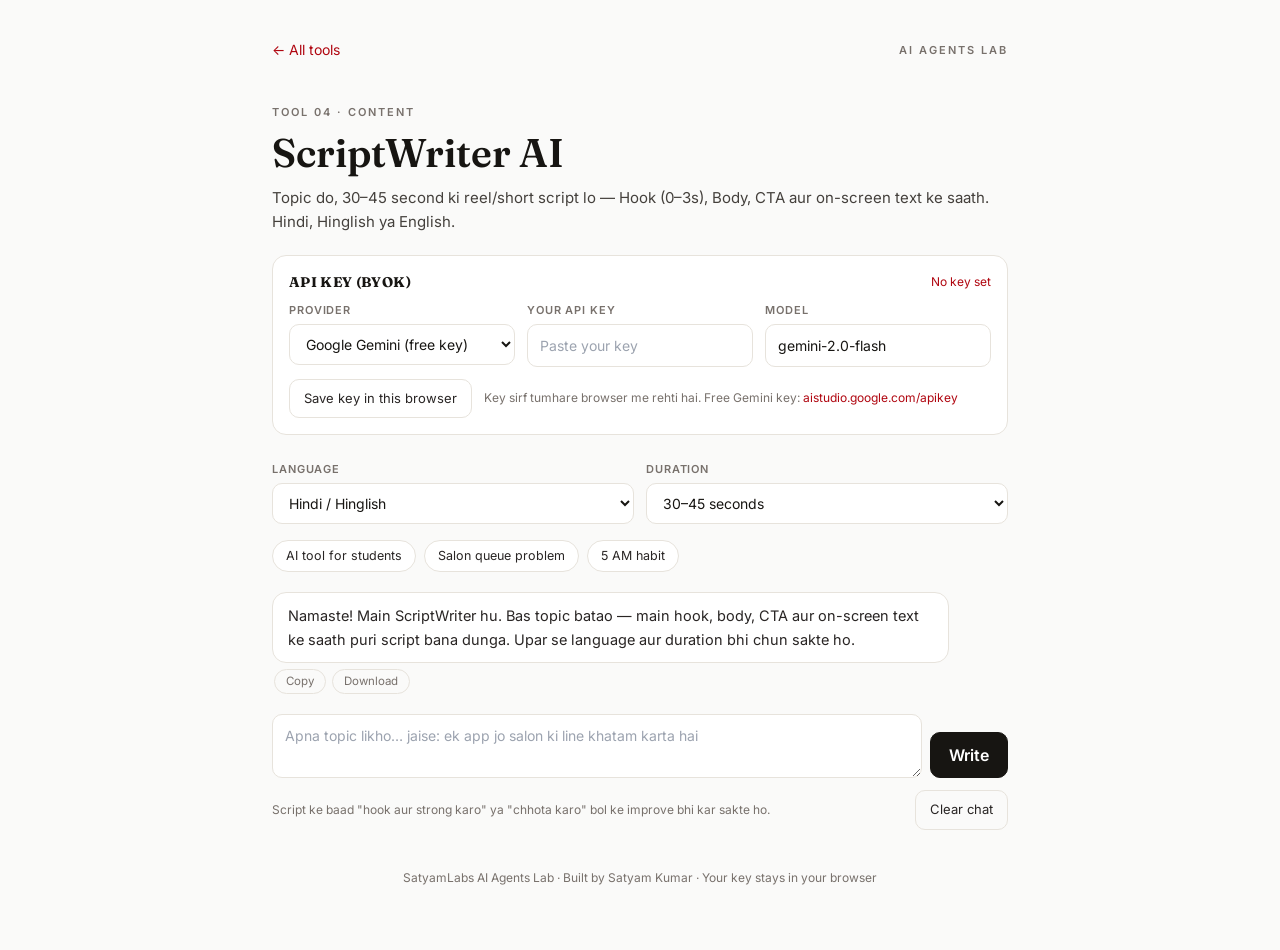
<file: script-writer/index.html>
<!DOCTYPE html>
<html lang="en">
<head>
<meta charset="UTF-8">
<meta name="viewport" content="width=device-width, initial-scale=1.0">
<title>ScriptWriter AI — SatyamLabs AI Agents Lab</title>
<meta name="description" content="ScriptWriter AI writes short-form video scripts — hook, body, CTA — in Hindi, Hinglish or English. Runs on your own API key.">
<link rel="stylesheet" href="../lab.css">
<link rel="preconnect" href="https://fonts.googleapis.com">
<link rel="preconnect" href="https://fonts.gstatic.com" crossorigin>
<link href="https://fonts.googleapis.com/css2?family=Fraunces:opsz,wght@9..144,500;9..144,600&family=Inter:wght@400;500;600;700&display=swap" rel="stylesheet">
<style>
  :root{--bg:#FAFAF9;--surface:#FFFFFF;--ink:#171512;--body:#292524;--muted:#78716C;--line:#E7E3DC;--accent:#E50914;--accent-dark:#B00610;--ok:#15803D}
  body{background:var(--bg);color:var(--body);font-family:'Inter',system-ui,-apple-system,'Segoe UI',Roboto,sans-serif;-webkit-font-smoothing:antialiased}
  h1,h2,h3{font-family:'Fraunces',Georgia,'Times New Roman',serif;color:var(--ink)}
  .text-white{color:var(--ink)!important}
  .eyebrow{font-size:11px;letter-spacing:.18em;text-transform:uppercase;color:var(--muted);font-weight:600}
  .card{background:var(--surface);border:1px solid var(--line);border-radius:14px}
  .accent{color:var(--accent-dark)}
  a.accent:hover{text-decoration:underline}
  input,select,textarea{background:var(--surface);border:1px solid var(--line);border-radius:10px;padding:10px 12px;width:100%;color:var(--ink);font-size:14px;font-family:inherit}
  input:focus,select:focus,textarea:focus{outline:none;border-color:var(--ink)}
  label{font-size:11px;letter-spacing:.08em;text-transform:uppercase;color:var(--muted);display:block;margin:10px 0 5px;font-weight:600}
  .btn{background:var(--ink);color:#FFFFFF;font-weight:600;border:1px solid var(--ink);border-radius:10px;padding:10px 18px;cursor:pointer}
  .btn:hover{background:#000000}
  .btn:disabled{opacity:.45;cursor:default}
  .btn-ghost{background:transparent;border:1px solid var(--line);color:var(--body);border-radius:10px;padding:9px 14px;font-size:13px;cursor:pointer}
  .btn-ghost:hover{border-color:var(--ink);color:var(--ink)}
  .btn-ghost:disabled{opacity:.4}
  .err{background:#FDF3F3;border:1px solid #EFC9C9;color:#8A1F1F;border-radius:10px;padding:10px 12px;font-size:13.5px}
  .note{font-size:12px;color:var(--muted)}
  footer{color:var(--muted)}

  .bubble{border-radius:14px;padding:11px 15px;max-width:88%;white-space:pre-wrap;word-wrap:break-word;font-size:14.5px;line-height:1.6}
  .bubble-user{background:var(--ink);color:#FAFAF9;margin-left:auto}
  .bubble-ai{background:var(--surface);border:1px solid var(--line);margin-right:auto}
  .msg-actions{display:flex;gap:6px;margin:-6px 0 4px 2px}
  .mini-action{background:transparent;border:1px solid var(--line);color:var(--muted);border-radius:999px;padding:3px 11px;font-size:11.5px;cursor:pointer}
  .mini-action:hover{border-color:var(--ink);color:var(--ink)}
  .chip{border:1px solid var(--line);background:var(--surface);border-radius:999px;padding:6px 13px;font-size:12.5px;color:var(--body);cursor:pointer}
  .chip:hover{border-color:var(--ink);color:var(--ink)}

  .bubble{max-width:92%}
</style>
</head>
<body class="min-h-screen">
<div class="max-w-3xl mx-auto px-4 py-10">
  <div class="flex items-center justify-between">
    <a href="../" class="text-sm accent">← All tools</a>
    <span class="eyebrow">AI Agents Lab</span>
  </div>
  <p class="eyebrow" style="margin-top:44px">Tool 04 · Content</p>
  <h1 style="font-size:2.5rem;line-height:1.08;font-weight:600;margin-top:10px">ScriptWriter AI</h1>
  <p style="color:#44403C;font-size:15px;line-height:1.65;margin-top:12px">Topic do, 30–45 second ki reel/short script lo — Hook (0–3s), Body, CTA aur on-screen text ke saath. Hindi, Hinglish ya English.</p>

  <div class="card p-4 mt-5">
    <div class="flex items-center justify-between">
      <h2 class="font-bold text-sm tracking-wide">API KEY (BYOK)</h2>
      <span id="keyStatus" class="text-xs"></span>
    </div>
    <div class="grid md:grid-cols-3 gap-3">
      <div><label>Provider</label>
        <select id="provSel">
          <option value="gemini">Google Gemini (free key)</option>
          <option value="openrouter">OpenRouter</option>
          <option value="groq">Groq</option>
        </select></div>
      <div><label>Your API key</label><input type="password" id="keyInput" placeholder="Paste your key" autocomplete="off"></div>
      <div><label>Model</label><input type="text" id="modelInput"></div>
    </div>
    <div class="flex items-center gap-3 mt-3">
      <button class="btn-ghost" id="saveKeyBtn" type="button">Save key in this browser</button>
      <p class="text-xs" style="color:#78716C">Key sirf tumhare browser me rehti hai. Free Gemini key: <span class="accent">aistudio.google.com/apikey</span></p>
    </div>
  </div>

  <div class="grid md:grid-cols-2 gap-3 mt-4">
    <div><label>Language</label>
      <select id="langSel">
        <option value="Hindi (Devanagari nahi, Roman Hindi chalegi jab tak user na kahe)">Hindi / Hinglish</option>
        <option value="English">English</option>
        <option value="Pure Hindi">Pure Hindi</option>
      </select></div>
    <div><label>Duration</label>
      <select id="durSel">
        <option value="30 to 45 seconds">30–45 seconds</option>
        <option value="under 30 seconds">Under 30 seconds</option>
        <option value="60 seconds">About 60 seconds</option>
      </select></div>
  </div>

  <div class="flex flex-wrap gap-2 mt-4">
    <button class="chip" data-topic="Ek script likho: students ke liye ek free AI tool jo PDF se notes banata hai">AI tool for students</button>
    <button class="chip" data-topic="Ek script likho: salon me line me khade hone ki dikkat aur uska smart solution">Salon queue problem</button>
    <button class="chip" data-topic="Ek script likho: subah 5 baje uthne ki aadat kaise banayi, mera personal experience style">5 AM habit</button>
  </div>

  <div id="chatBox" class="flex flex-col gap-3 mt-5"></div>
  <div id="errBox" class="mt-3"></div>

  <form id="chatForm" class="flex gap-2 mt-4 items-end">
    <textarea id="chatInput" rows="2" placeholder="Apna topic likho… jaise: ek app jo salon ki line khatam karta hai"></textarea>
    <button class="btn" id="sendBtn" type="submit">Write</button>
  </form>
  <div class="flex justify-between items-center mt-3">
    <p class="text-xs" style="color:#78716C">Script ke baad "hook aur strong karo" ya "chhota karo" bol ke improve bhi kar sakte ho.</p>
    <button class="btn-ghost" id="clearBtn" type="button">Clear chat</button>
  </div>

  <footer class="text-center text-xs mt-10 pb-6" style="color:#78716C">SatyamLabs AI Agents Lab · Built by Satyam Kumar · Your key stays in your browser</footer>
</div>

<script>
const $=id=>document.getElementById(id);
const PROVIDERS={gemini:{model:'gemini-2.0-flash'},openrouter:{model:'google/gemini-2.0-flash-exp:free'},groq:{model:'llama-3.3-70b-versatile'}};
function loadKey(){const p=$('provSel').value;$('keyInput').value=localStorage.getItem('byok_key_'+p)||'';$('modelInput').value=localStorage.getItem('byok_model_'+p)||PROVIDERS[p].model;updateKeyStatus();}
function saveKey(){const p=$('provSel').value;localStorage.setItem('byok_key_'+p,$('keyInput').value.trim());localStorage.setItem('byok_model_'+p,$('modelInput').value.trim()||PROVIDERS[p].model);updateKeyStatus();}
function updateKeyStatus(){const has=!!$('keyInput').value.trim();$('keyStatus').textContent=has?'Key saved in this browser':'No key set';$('keyStatus').style.color=has?'#15803D':'#B00610';}
function settings(){return{provider:$('provSel').value,key:$('keyInput').value.trim(),model:$('modelInput').value.trim()};}
function friendlyErr(status,data){const raw=(data&&data.error&&(data.error.message||data.error.code))||'';if(status===400)return 'Request reject hua (400). Model ka naam check karo. '+raw;if(status===401||status===403)return 'Key accept nahi hui ('+status+'). Sahi key daalo ya provider check karo. '+raw;if(status===429)return 'Limit khatam (429). Thoda ruk ke try karo, ya dusra provider chuno. '+raw;return 'Provider error ('+status+'). '+raw;}
async function aiChat(system,messages){
  const s=settings();
  if(!s.key)throw new Error('Pehle upar apni API key daalo aur Save karo. Free Gemini key aistudio.google.com/apikey se milti hai.');
  if(!s.model)throw new Error('Model ka naam khaali hai — default model wapas likho.');
  if(s.provider==='gemini'){
    const contents=messages.map(m=>({role:m.role==='assistant'?'model':'user',parts:[{text:m.content}]}));
    const body={contents:contents,generationConfig:{temperature:0.8,maxOutputTokens:1200}};
    if(system)body.system_instruction={parts:[{text:system}]};
    const r=await fetch('https://generativelanguage.googleapis.com/v1beta/models/'+encodeURIComponent(s.model)+':generateContent',{method:'POST',headers:{'Content-Type':'application/json','x-goog-api-key':s.key},body:JSON.stringify(body)});
    const data=await r.json().catch(()=>({}));
    if(!r.ok)throw new Error(friendlyErr(r.status,data));
    const txt=(data.candidates&&data.candidates[0]&&data.candidates[0].content&&data.candidates[0].content.parts||[]).map(p=>p.text||'').join('');
    if(!txt)throw new Error('AI se khaali jawab aaya. Dobara try karo.');
    return txt;
  }
  const url=s.provider==='openrouter'?'https://openrouter.ai/api/v1/chat/completions':'https://api.groq.com/openai/v1/chat/completions';
  const msgs=(system?[{role:'system',content:system}]:[]).concat(messages);
  const r=await fetch(url,{method:'POST',headers:{'Content-Type':'application/json','Authorization':'Bearer '+s.key},body:JSON.stringify({model:s.model,messages:msgs,temperature:0.8,max_tokens:1200})});
  const data=await r.json().catch(()=>({}));
  if(!r.ok)throw new Error(friendlyErr(r.status,data));
  const txt=data.choices&&data.choices[0]&&data.choices[0].message&&data.choices[0].message.content||'';
  if(!txt)throw new Error('AI se khaali jawab aaya. Dobara try karo.');
  return txt;
}
function systemPrompt(){
  return 'You are ScriptWriter, an expert short-form video script writer for Indian creators. For every topic, write a complete shoot-ready script in this exact structure:\nTITLE: one line\nHOOK (0-3s): one spoken line that stops the scroll — a question, a bold claim or a relatable pain. No fake claims.\nBODY: spoken lines, one idea per line, simple words, total length matching the requested duration (about 2.2 words per second of speaking).\nON-SCREEN TEXT: 3 to 5 short English text overlays for key moments.\nCTA: one spoken line at the end (follow / comment / link) that fits the topic.\nLanguage: '+$('langSel').value+'. Duration: '+$('durSel').value+'.\nRules: spoken lines use commas and full stops only, natural spoken style. No clickbait lies, no invented facts about products. If the user asks to change the script (stronger hook, shorter, funnier), edit the same script instead of writing a new topic.';
}
let history=[];
const HIST_KEY='labhist_script-writer';
let transcript=[];
try{transcript=JSON.parse(localStorage.getItem(HIST_KEY))||[];}catch(e){transcript=[];}
function persistTranscript(){try{localStorage.setItem(HIST_KEY,JSON.stringify(transcript.slice(-60)));}catch(e){}}
function downloadText(text,filename){const b=new Blob([text],{type:'text/plain'});const u=URL.createObjectURL(b);const a=document.createElement('a');a.href=u;a.download=filename;document.body.appendChild(a);a.click();a.remove();setTimeout(()=>URL.revokeObjectURL(u),2000);}
function renderMsg(role,text){
  const d=document.createElement('div');
  d.className='bubble '+(role==='user'?'bubble-user':'bubble-ai');
  d.textContent=text;
  $('chatBox').appendChild(d);
  if(role==='assistant'){
    const row=document.createElement('div');row.className='msg-actions';
    const cp=document.createElement('button');cp.type='button';cp.className='mini-action';cp.textContent='Copy';
    cp.addEventListener('click',()=>{navigator.clipboard.writeText(text).then(()=>{cp.textContent='Copied \u2713';setTimeout(()=>cp.textContent='Copy',1500);});});
    const dl=document.createElement('button');dl.type='button';dl.className='mini-action';dl.textContent='Download';
    dl.addEventListener('click',()=>downloadText(text,'script-writer-output.txt'));
    row.appendChild(cp);row.appendChild(dl);
    $('chatBox').appendChild(row);
  }
  d.scrollIntoView({behavior:'smooth',block:'end'});
}
function addMsg(role,text){transcript.push({role:role,text:text});persistTranscript();renderMsg(role,text);}
function restoreChat(){
  if(!transcript.length)return false;
  transcript.forEach(m=>renderMsg(m.role,m.text));
  let ctx=transcript.slice(-24);
  while(ctx.length&&ctx[0].role!=='user')ctx.shift();
  if(ctx.length)history=ctx.map(m=>({role:m.role,content:m.text}));
  return true;
}
function clearTranscript(){transcript=[];try{localStorage.removeItem(HIST_KEY);}catch(e){}}
function showErr(msg){$('errBox').innerHTML='';const d=document.createElement('div');d.className='err';d.textContent=msg;$('errBox').appendChild(d);}
function clearErr(){$('errBox').innerHTML='';}
async function send(text){
  clearErr();
  addMsg('user',text);
  history.push({role:'user',content:text});
  $('sendBtn').disabled=true;$('sendBtn').textContent='Likh raha hai…';
  try{
    const reply=await aiChat(systemPrompt(),history);
    history.push({role:'assistant',content:reply});
    addMsg('assistant',reply);
  }catch(e){
    history.pop();
    showErr(e.message||'Kuch galat ho gaya. Dobara try karo.');
  }
  $('sendBtn').disabled=false;$('sendBtn').textContent='Write';
}
$('chatForm').addEventListener('submit',e=>{e.preventDefault();const t=$('chatInput').value.trim();if(!t)return;$('chatInput').value='';send(t);});
document.querySelectorAll('.chip').forEach(c=>c.addEventListener('click',()=>send(c.getAttribute('data-topic'))));
$('clearBtn').addEventListener('click',()=>{history=[];clearTranscript();$('chatBox').innerHTML='';clearErr();greet();});
$('provSel').addEventListener('change',loadKey);
$('saveKeyBtn').addEventListener('click',saveKey);
function greet(){addMsg('assistant','Namaste! Main ScriptWriter hu. Bas topic batao — main hook, body, CTA aur on-screen text ke saath puri script bana dunga. Upar se language aur duration bhi chun sakte ho.');}
loadKey();if(!restoreChat())greet();
</script>
</body>
</html>
</file>
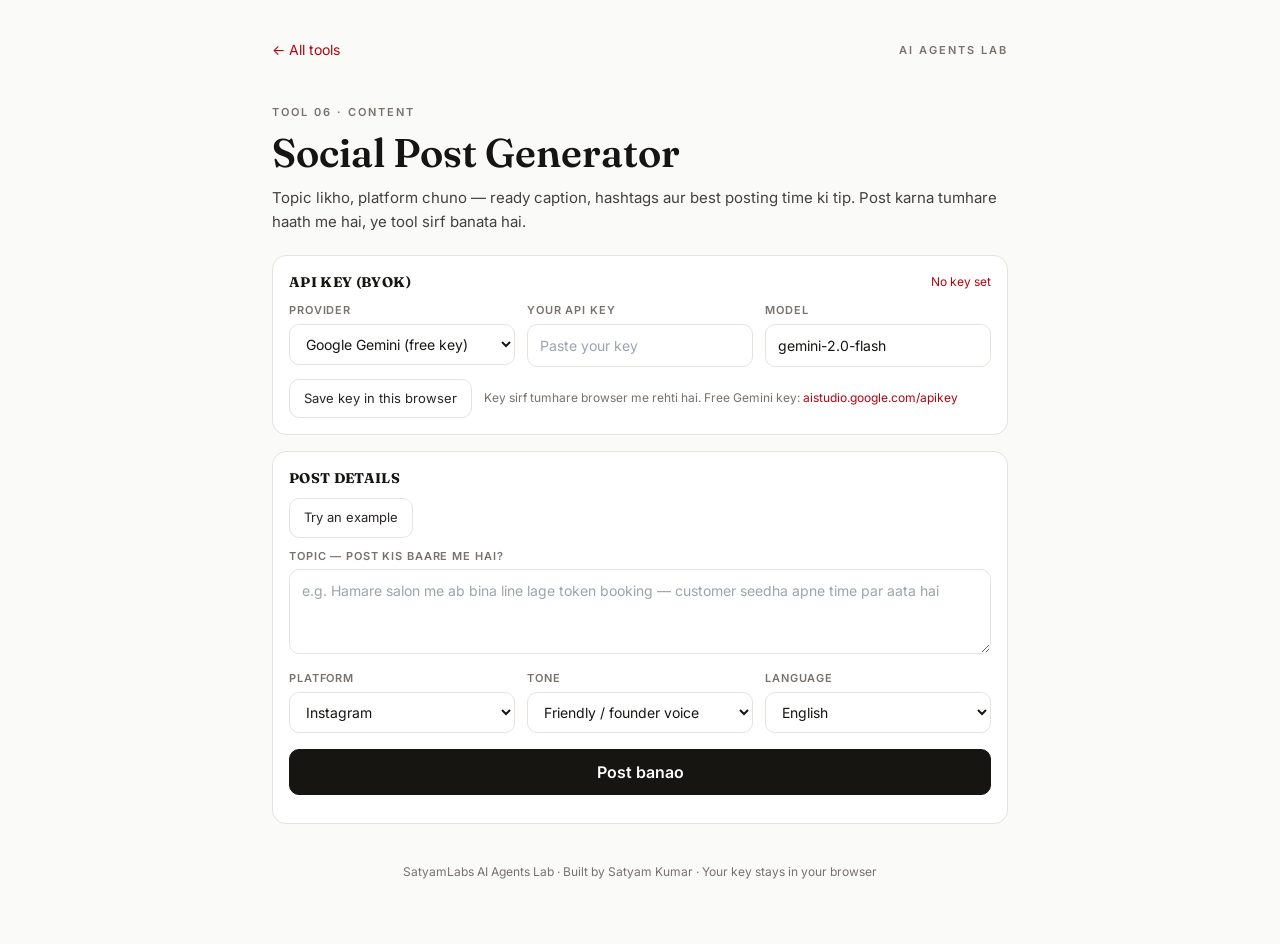
<file: social-post-generator/index.html>
<!DOCTYPE html>
<html lang="en">
<head>
<meta charset="UTF-8">
<meta name="viewport" content="width=device-width, initial-scale=1.0">
<title>Social Post Generator — SatyamLabs AI Agents Lab</title>
<meta name="description" content="Turn a topic into a ready social post — caption, hashtags and best posting time tip for Instagram, LinkedIn or X. Runs on your own API key.">
<link rel="stylesheet" href="../lab.css">
<link rel="preconnect" href="https://fonts.googleapis.com">
<link rel="preconnect" href="https://fonts.gstatic.com" crossorigin>
<link href="https://fonts.googleapis.com/css2?family=Fraunces:opsz,wght@9..144,500;9..144,600&family=Inter:wght@400;500;600;700&display=swap" rel="stylesheet">
<style>
  :root{--bg:#FAFAF9;--surface:#FFFFFF;--ink:#171512;--body:#292524;--muted:#78716C;--line:#E7E3DC;--accent:#E50914;--accent-dark:#B00610;--ok:#15803D}
  body{background:var(--bg);color:var(--body);font-family:'Inter',system-ui,-apple-system,'Segoe UI',Roboto,sans-serif;-webkit-font-smoothing:antialiased}
  h1,h2,h3{font-family:'Fraunces',Georgia,'Times New Roman',serif;color:var(--ink)}
  .text-white{color:var(--ink)!important}
  .eyebrow{font-size:11px;letter-spacing:.18em;text-transform:uppercase;color:var(--muted);font-weight:600}
  .card{background:var(--surface);border:1px solid var(--line);border-radius:14px}
  .accent{color:var(--accent-dark)}
  a.accent:hover{text-decoration:underline}
  input,select,textarea{background:var(--surface);border:1px solid var(--line);border-radius:10px;padding:10px 12px;width:100%;color:var(--ink);font-size:14px;font-family:inherit}
  input:focus,select:focus,textarea:focus{outline:none;border-color:var(--ink)}
  label{font-size:11px;letter-spacing:.08em;text-transform:uppercase;color:var(--muted);display:block;margin:10px 0 5px;font-weight:600}
  .btn{background:var(--ink);color:#FFFFFF;font-weight:600;border:1px solid var(--ink);border-radius:10px;padding:10px 18px;cursor:pointer}
  .btn:hover{background:#000000}
  .btn:disabled{opacity:.45;cursor:default}
  .btn-ghost{background:transparent;border:1px solid var(--line);color:var(--body);border-radius:10px;padding:9px 14px;font-size:13px;cursor:pointer}
  .btn-ghost:hover{border-color:var(--ink);color:var(--ink)}
  .btn-ghost:disabled{opacity:.4}
  .err{background:#FDF3F3;border:1px solid #EFC9C9;color:#8A1F1F;border-radius:10px;padding:10px 12px;font-size:13.5px}
  .note{font-size:12px;color:var(--muted)}
  footer{color:var(--muted)}

  .outbox{background:var(--surface);border:1px solid var(--line);border-radius:12px;padding:14px;white-space:pre-wrap;font-size:14.5px;line-height:1.65;min-height:120px;color:var(--ink)}

  .tipbox{background:var(--surface);border:1px solid var(--ink);border-radius:12px;padding:12px 14px;font-size:14px}
</style>
</head>
<body class="min-h-screen">
<div class="max-w-3xl mx-auto px-4 py-10">
  <div class="flex items-center justify-between">
    <a href="../" class="text-sm accent">← All tools</a>
    <span class="eyebrow">AI Agents Lab</span>
  </div>
  <p class="eyebrow" style="margin-top:44px">Tool 06 · Content</p>
  <h1 style="font-size:2.5rem;line-height:1.08;font-weight:600;margin-top:10px">Social Post Generator</h1>
  <p style="color:#44403C;font-size:15px;line-height:1.65;margin-top:12px">Topic likho, platform chuno — ready caption, hashtags aur best posting time ki tip. Post karna tumhare haath me hai, ye tool sirf banata hai.</p>

  <div class="card p-4 mt-5">
    <div class="flex items-center justify-between">
      <h2 class="font-bold text-sm tracking-wide">API KEY (BYOK)</h2>
      <span id="keyStatus" class="text-xs"></span>
    </div>
    <div class="grid md:grid-cols-3 gap-3">
      <div><label>Provider</label>
        <select id="provSel">
          <option value="gemini">Google Gemini (free key)</option>
          <option value="openrouter">OpenRouter</option>
          <option value="groq">Groq</option>
        </select></div>
      <div><label>Your API key</label><input type="password" id="keyInput" placeholder="Paste your key" autocomplete="off"></div>
      <div><label>Model</label><input type="text" id="modelInput"></div>
    </div>
    <div class="flex items-center gap-3 mt-3">
      <button class="btn-ghost" id="saveKeyBtn" type="button">Save key in this browser</button>
      <p class="text-xs" style="color:#78716C">Key sirf tumhare browser me rehti hai. Free Gemini key: <span class="accent">aistudio.google.com/apikey</span></p>
    </div>
  </div>

  <div class="card p-4 mt-4">
    <h2 class="font-bold text-sm tracking-wide">POST DETAILS</h2>
    <button class="btn-ghost" id="exBtn" type="button" style="margin-top:10px">Try an example</button>
    <label>Topic — post kis baare me hai?</label>
    <textarea id="topic" rows="3" placeholder="e.g. Hamare salon me ab bina line lage token booking — customer seedha apne time par aata hai"></textarea>
    <div class="grid md:grid-cols-3 gap-3">
      <div><label>Platform</label>
        <select id="platform">
          <option value="Instagram">Instagram</option>
          <option value="LinkedIn">LinkedIn</option>
          <option value="X (Twitter)">X (Twitter)</option>
        </select></div>
      <div><label>Tone</label>
        <select id="tone">
          <option value="friendly and natural, like a real founder talking">Friendly / founder voice</option>
          <option value="professional and clean">Professional</option>
          <option value="fun and energetic">Fun / energetic</option>
          <option value="educational, teaching one useful thing">Educational</option>
        </select></div>
      <div><label>Language</label>
        <select id="lang">
          <option value="English">English</option>
          <option value="Hinglish (Roman Hindi mix)">Hinglish</option>
          <option value="Hindi">Hindi</option>
        </select></div>
    </div>
    <button class="btn w-full mt-4" id="genBtn" type="button">Post banao</button>
    <div id="errBox" class="mt-3"></div>
  </div>

  <div id="resultWrap" class="mt-5 hidden">
    <div class="flex items-center justify-between">
      <h2 class="font-bold">Tumhara post</h2>
      <button class="btn-ghost" id="copyBtn" type="button">Copy post</button>
      <button class="btn-ghost" id="dlBtn" type="button">Download .txt</button>
    </div>
    <div class="outbox mt-3" id="outBox"></div>
    <div class="tipbox mt-3" id="tipBox"></div>
    <p class="text-xs mt-2" style="color:#78716C">Tip ek general best practice hai, guarantee nahi — apne audience ke hisaab se time badal ke dekho.</p>
  </div>


  <div id="histWrap" class="mt-8 hidden">
    <div class="flex items-center justify-between">
      <h2 class="font-bold text-lg">Recent outputs</h2>
      <button class="btn-ghost" id="histClear" type="button">Clear history</button>
    </div>
    <p class="note mt-1">Sirf is browser me save hote hain — kahin upload nahi hote.</p>
    <div id="histBox" class="flex flex-col gap-3 mt-3"></div>
  </div>

  <footer class="text-center text-xs mt-10 pb-6" style="color:#78716C">SatyamLabs AI Agents Lab · Built by Satyam Kumar · Your key stays in your browser</footer>
</div>

<script>
const $=id=>document.getElementById(id);
const PROVIDERS={gemini:{model:'gemini-2.0-flash'},openrouter:{model:'google/gemini-2.0-flash-exp:free'},groq:{model:'llama-3.3-70b-versatile'}};
function loadKey(){const p=$('provSel').value;$('keyInput').value=localStorage.getItem('byok_key_'+p)||'';$('modelInput').value=localStorage.getItem('byok_model_'+p)||PROVIDERS[p].model;updateKeyStatus();}
function saveKey(){const p=$('provSel').value;localStorage.setItem('byok_key_'+p,$('keyInput').value.trim());localStorage.setItem('byok_model_'+p,$('modelInput').value.trim()||PROVIDERS[p].model);updateKeyStatus();}
function updateKeyStatus(){const has=!!$('keyInput').value.trim();$('keyStatus').textContent=has?'Key saved in this browser':'No key set';$('keyStatus').style.color=has?'#15803D':'#B00610';}
function settings(){return{provider:$('provSel').value,key:$('keyInput').value.trim(),model:$('modelInput').value.trim()};}
function friendlyErr(status,data){const raw=(data&&data.error&&(data.error.message||data.error.code))||'';if(status===400)return 'Request reject hua (400). Model ka naam check karo. '+raw;if(status===401||status===403)return 'Key accept nahi hui ('+status+'). Sahi key daalo ya provider check karo. '+raw;if(status===429)return 'Limit khatam (429). Thoda ruk ke try karo, ya dusra provider chuno. '+raw;return 'Provider error ('+status+'). '+raw;}
async function aiChat(system,messages){
  const s=settings();
  if(!s.key)throw new Error('Pehle upar apni API key daalo aur Save karo. Free Gemini key aistudio.google.com/apikey se milti hai.');
  if(!s.model)throw new Error('Model ka naam khaali hai — default model wapas likho.');
  if(s.provider==='gemini'){
    const contents=messages.map(m=>({role:m.role==='assistant'?'model':'user',parts:[{text:m.content}]}));
    const body={contents:contents,generationConfig:{temperature:0.8,maxOutputTokens:900}};
    if(system)body.system_instruction={parts:[{text:system}]};
    const r=await fetch('https://generativelanguage.googleapis.com/v1beta/models/'+encodeURIComponent(s.model)+':generateContent',{method:'POST',headers:{'Content-Type':'application/json','x-goog-api-key':s.key},body:JSON.stringify(body)});
    const data=await r.json().catch(()=>({}));
    if(!r.ok)throw new Error(friendlyErr(r.status,data));
    const txt=(data.candidates&&data.candidates[0]&&data.candidates[0].content&&data.candidates[0].content.parts||[]).map(p=>p.text||'').join('');
    if(!txt)throw new Error('AI se khaali jawab aaya. Dobara try karo.');
    return txt;
  }
  const url=s.provider==='openrouter'?'https://openrouter.ai/api/v1/chat/completions':'https://api.groq.com/openai/v1/chat/completions';
  const msgs=(system?[{role:'system',content:system}]:[]).concat(messages);
  const r=await fetch(url,{method:'POST',headers:{'Content-Type':'application/json','Authorization':'Bearer '+s.key},body:JSON.stringify({model:s.model,messages:msgs,temperature:0.8,max_tokens:900})});
  const data=await r.json().catch(()=>({}));
  if(!r.ok)throw new Error(friendlyErr(r.status,data));
  const txt=data.choices&&data.choices[0]&&data.choices[0].message&&data.choices[0].message.content||'';
  if(!txt)throw new Error('AI se khaali jawab aaya. Dobara try karo.');
  return txt;
}
const TIPS={
  'Instagram':'Best time tip (Instagram): shaam 7–9 baje ke aas-paas India me sabse zyada log active hote hain. Reel hai to pehle 2 second me hook rakho.',
  'LinkedIn':'Best time tip (LinkedIn): subah 8–10 baje ya dopahar 12–1, kaam ke dinon me (Tue–Thu sabse acche). Pehli line hi sab kuch hai — wahi hook hai.',
  'X (Twitter)':'Best time tip (X): subah 9–11 ya shaam 6–8 baje. Chhota rakho, ek hi baat, aur aakhir me ek sawal — replies hi reach hai.'
};
function showErr(msg){$('errBox').innerHTML='';if(!msg)return;const d=document.createElement('div');d.className='err';d.textContent=msg;$('errBox').appendChild(d);}
$('genBtn').addEventListener('click',async()=>{
  const topic=$('topic').value.trim();
  if(!topic){showErr('Pehle topic likho — post kis baare me hai?');return;}
  showErr('');
  $('genBtn').disabled=true;$('genBtn').textContent='Ban raha hai…';
  const platform=$('platform').value;
  const sys='You are a social media copywriter for Indian creators and small businesses. Write ONE ready-to-post caption for '+platform+'. Tone: '+$('tone').value+'. Language: '+$('lang').value+'. Rules: sound like a real human, not an ad agency. No fake claims, no invented numbers, no words like game-changer or revolutionary. Platform rules: Instagram — caption plus 8 to 12 relevant hashtags on a new line at the end. LinkedIn — slightly longer, line breaks for readability, 3 to 5 hashtags only. X — under 280 characters total including hashtags (max 2). Return only the post text, nothing else.';
  try{
    const out=await aiChat(sys,[{role:'user',content:'Topic: '+topic}]);
    $('outBox').textContent=out.trim();labSaveHist(out.trim());
    $('tipBox').textContent=TIPS[platform];
    $('resultWrap').classList.remove('hidden');
    $('resultWrap').scrollIntoView({behavior:'smooth',block:'start'});
  }catch(e){showErr(e.message);}
  $('genBtn').disabled=false;$('genBtn').textContent='Post banao';
});
$('copyBtn').addEventListener('click',()=>{navigator.clipboard.writeText($('outBox').textContent).then(()=>{$('copyBtn').textContent='Copied ✓';setTimeout(()=>$('copyBtn').textContent='Copy post',1500);});});
$('provSel').addEventListener('change',loadKey);
$('saveKeyBtn').addEventListener('click',saveKey);
loadKey();
</script>

<script>
function downloadText(text,filename){const b=new Blob([text],{type:'text/plain'});const u=URL.createObjectURL(b);const a=document.createElement('a');a.href=u;a.download=filename;document.body.appendChild(a);a.click();a.remove();setTimeout(()=>URL.revokeObjectURL(u),2000);}
const HIST_KEY='labhist_social-post-generator';
function labLoadHist(){try{return JSON.parse(localStorage.getItem(HIST_KEY))||[]}catch(e){return[]}}
function labSaveHist(text){if(!text)return;let h=labLoadHist();h.unshift({t:Date.now(),text:text});h=h.slice(0,5);try{localStorage.setItem(HIST_KEY,JSON.stringify(h));}catch(e){}labRenderHist();}
function labRenderHist(){
  const h=labLoadHist();const wrap=document.getElementById('histWrap');if(!wrap)return;
  if(!h.length){wrap.classList.add('hidden');return;}
  wrap.classList.remove('hidden');
  const box=document.getElementById('histBox');box.innerHTML='';
  h.forEach(function(item){
    const card=document.createElement('div');card.className='card p-3';
    const meta=document.createElement('p');meta.className='note';meta.textContent=new Date(item.t).toLocaleString();card.appendChild(meta);
    const prev=document.createElement('p');prev.style.cssText='font-size:13.5px;line-height:1.55;white-space:pre-wrap;margin-top:4px';prev.textContent=item.text.length>220?item.text.slice(0,220)+'\u2026':item.text;card.appendChild(prev);
    const row=document.createElement('div');row.className='flex gap-2 mt-2';
    const cp=document.createElement('button');cp.type='button';cp.className='btn-ghost';cp.textContent='Copy';
    cp.addEventListener('click',function(){navigator.clipboard.writeText(item.text).then(function(){cp.textContent='Copied \u2713';setTimeout(function(){cp.textContent='Copy';},1500);});});
    const dl=document.createElement('button');dl.type='button';dl.className='btn-ghost';dl.textContent='Download .txt';
    dl.addEventListener('click',function(){downloadText(item.text,'social-post-generator-output.txt');});
    row.appendChild(cp);row.appendChild(dl);card.appendChild(row);
    box.appendChild(card);
  });
}
const labDl=document.getElementById('dlBtn');
if(labDl)labDl.addEventListener('click',function(){const t=document.getElementById('outBox').textContent;if(t)downloadText(t,'social-post-generator-output.txt');});
const labHc=document.getElementById('histClear');
if(labHc)labHc.addEventListener('click',function(){try{localStorage.removeItem(HIST_KEY);}catch(e){}labRenderHist();});
labRenderHist();
</script>
<script>
const exB=document.getElementById('exBtn');if(exB)exB.addEventListener('click',function(){document.getElementById('topic').value='Hamare salon me ab bina line lage token booking — customer seedha apne time par aata hai, wait khatam. Line Free India jaisi suvidha har salon ke liye.';});
</script>
</body>
</html>
</file>
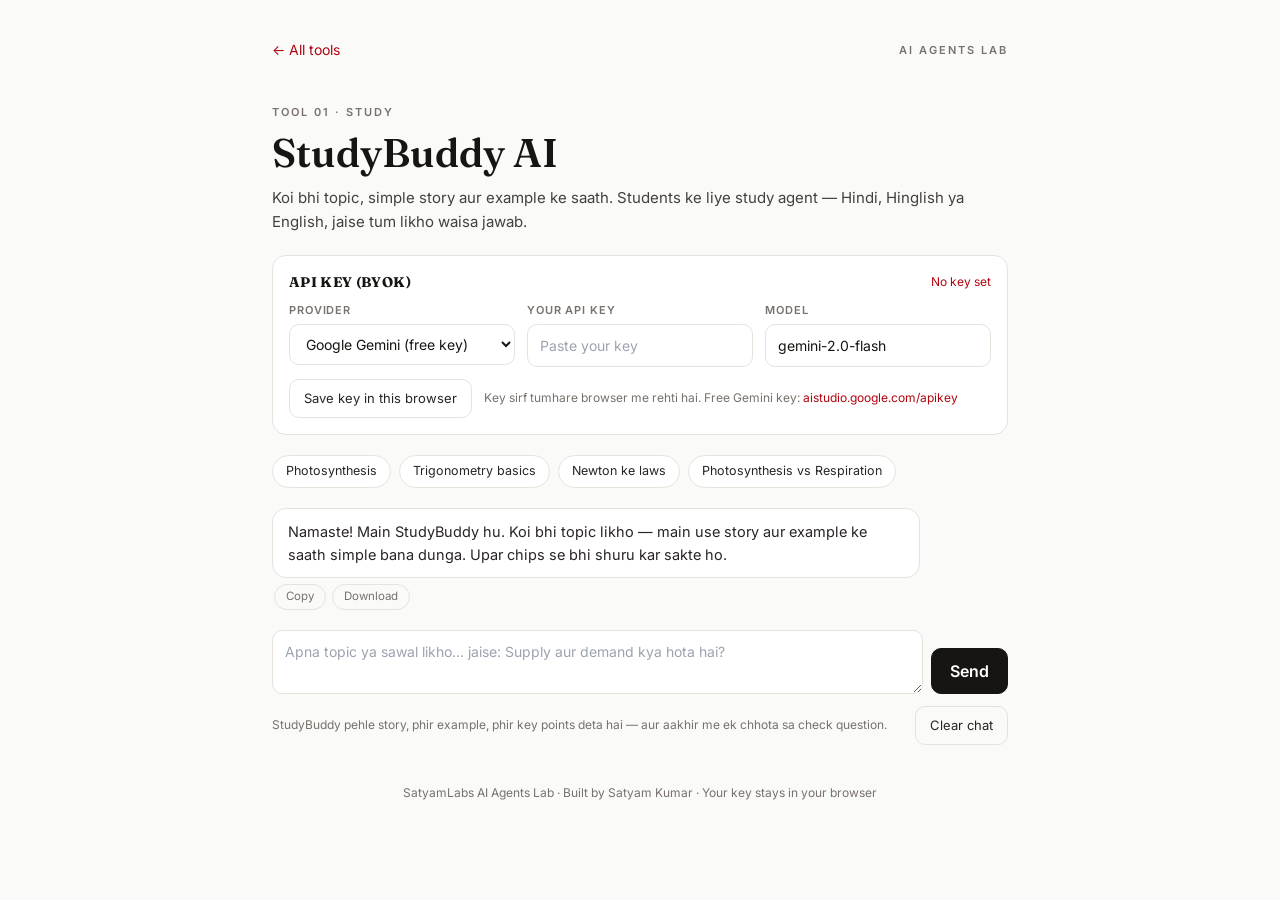
<file: study-buddy/index.html>
<!DOCTYPE html>
<html lang="en">
<head>
<meta charset="UTF-8">
<meta name="viewport" content="width=device-width, initial-scale=1.0">
<title>StudyBuddy AI — SatyamLabs AI Agents Lab</title>
<meta name="description" content="StudyBuddy AI explains any topic simply — story first, then example — in Hindi, Hinglish or English. Runs on your own API key.">
<link rel="stylesheet" href="../lab.css">
<link rel="preconnect" href="https://fonts.googleapis.com">
<link rel="preconnect" href="https://fonts.gstatic.com" crossorigin>
<link href="https://fonts.googleapis.com/css2?family=Fraunces:opsz,wght@9..144,500;9..144,600&family=Inter:wght@400;500;600;700&display=swap" rel="stylesheet">
<style>
  :root{--bg:#FAFAF9;--surface:#FFFFFF;--ink:#171512;--body:#292524;--muted:#78716C;--line:#E7E3DC;--accent:#E50914;--accent-dark:#B00610;--ok:#15803D}
  body{background:var(--bg);color:var(--body);font-family:'Inter',system-ui,-apple-system,'Segoe UI',Roboto,sans-serif;-webkit-font-smoothing:antialiased}
  h1,h2,h3{font-family:'Fraunces',Georgia,'Times New Roman',serif;color:var(--ink)}
  .text-white{color:var(--ink)!important}
  .eyebrow{font-size:11px;letter-spacing:.18em;text-transform:uppercase;color:var(--muted);font-weight:600}
  .card{background:var(--surface);border:1px solid var(--line);border-radius:14px}
  .accent{color:var(--accent-dark)}
  a.accent:hover{text-decoration:underline}
  input,select,textarea{background:var(--surface);border:1px solid var(--line);border-radius:10px;padding:10px 12px;width:100%;color:var(--ink);font-size:14px;font-family:inherit}
  input:focus,select:focus,textarea:focus{outline:none;border-color:var(--ink)}
  label{font-size:11px;letter-spacing:.08em;text-transform:uppercase;color:var(--muted);display:block;margin:10px 0 5px;font-weight:600}
  .btn{background:var(--ink);color:#FFFFFF;font-weight:600;border:1px solid var(--ink);border-radius:10px;padding:10px 18px;cursor:pointer}
  .btn:hover{background:#000000}
  .btn:disabled{opacity:.45;cursor:default}
  .btn-ghost{background:transparent;border:1px solid var(--line);color:var(--body);border-radius:10px;padding:9px 14px;font-size:13px;cursor:pointer}
  .btn-ghost:hover{border-color:var(--ink);color:var(--ink)}
  .btn-ghost:disabled{opacity:.4}
  .err{background:#FDF3F3;border:1px solid #EFC9C9;color:#8A1F1F;border-radius:10px;padding:10px 12px;font-size:13.5px}
  .note{font-size:12px;color:var(--muted)}
  footer{color:var(--muted)}

  .bubble{border-radius:14px;padding:11px 15px;max-width:88%;white-space:pre-wrap;word-wrap:break-word;font-size:14.5px;line-height:1.6}
  .bubble-user{background:var(--ink);color:#FAFAF9;margin-left:auto}
  .bubble-ai{background:var(--surface);border:1px solid var(--line);margin-right:auto}
  .msg-actions{display:flex;gap:6px;margin:-6px 0 4px 2px}
  .mini-action{background:transparent;border:1px solid var(--line);color:var(--muted);border-radius:999px;padding:3px 11px;font-size:11.5px;cursor:pointer}
  .mini-action:hover{border-color:var(--ink);color:var(--ink)}
  .chip{border:1px solid var(--line);background:var(--surface);border-radius:999px;padding:6px 13px;font-size:12.5px;color:var(--body);cursor:pointer}
  .chip:hover{border-color:var(--ink);color:var(--ink)}
</style>
</head>
<body class="min-h-screen">
<div class="max-w-3xl mx-auto px-4 py-10">
  <div class="flex items-center justify-between">
    <a href="../" class="text-sm accent">← All tools</a>
    <span class="eyebrow">AI Agents Lab</span>
  </div>
  <p class="eyebrow" style="margin-top:44px">Tool 01 · Study</p>
  <h1 style="font-size:2.5rem;line-height:1.08;font-weight:600;margin-top:10px">StudyBuddy AI</h1>
  <p style="color:#44403C;font-size:15px;line-height:1.65;margin-top:12px">Koi bhi topic, simple story aur example ke saath. Students ke liye study agent — Hindi, Hinglish ya English, jaise tum likho waisa jawab.</p>

  <div class="card p-4 mt-5">
    <div class="flex items-center justify-between">
      <h2 class="font-bold text-sm tracking-wide">API KEY (BYOK)</h2>
      <span id="keyStatus" class="text-xs"></span>
    </div>
    <div class="grid md:grid-cols-3 gap-3">
      <div><label>Provider</label>
        <select id="provSel">
          <option value="gemini">Google Gemini (free key)</option>
          <option value="openrouter">OpenRouter</option>
          <option value="groq">Groq</option>
        </select></div>
      <div><label>Your API key</label><input type="password" id="keyInput" placeholder="Paste your key" autocomplete="off"></div>
      <div><label>Model</label><input type="text" id="modelInput"></div>
    </div>
    <div class="flex items-center gap-3 mt-3">
      <button class="btn-ghost" id="saveKeyBtn" type="button">Save key in this browser</button>
      <p class="text-xs" style="color:#78716C">Key sirf tumhare browser me rehti hai. Free Gemini key: <span class="accent">aistudio.google.com/apikey</span></p>
    </div>
  </div>

  <div class="flex flex-wrap gap-2 mt-5">
    <button class="chip" data-topic="Photosynthesis ko simple story se samjhao">Photosynthesis</button>
    <button class="chip" data-topic="Trigonometry basics ek example ke saath samjhao">Trigonometry basics</button>
    <button class="chip" data-topic="Newton ke teen laws roz ki zindagi ke examples se samjhao">Newton ke laws</button>
    <button class="chip" data-topic="Photosynthesis vs respiration me farak table me samjhao">Photosynthesis vs Respiration</button>
  </div>

  <div id="chatBox" class="flex flex-col gap-3 mt-5"></div>
  <div id="errBox" class="mt-3"></div>

  <form id="chatForm" class="flex gap-2 mt-4 items-end">
    <textarea id="chatInput" rows="2" placeholder="Apna topic ya sawal likho… jaise: Supply aur demand kya hota hai?"></textarea>
    <button class="btn" id="sendBtn" type="submit">Send</button>
  </form>
  <div class="flex justify-between items-center mt-3">
    <p class="text-xs" style="color:#78716C">StudyBuddy pehle story, phir example, phir key points deta hai — aur aakhir me ek chhota sa check question.</p>
    <button class="btn-ghost" id="clearBtn" type="button">Clear chat</button>
  </div>

  <footer class="text-center text-xs mt-10 pb-6" style="color:#78716C">SatyamLabs AI Agents Lab · Built by Satyam Kumar · Your key stays in your browser</footer>
</div>

<script>
const $=id=>document.getElementById(id);
const PROVIDERS={gemini:{model:'gemini-2.0-flash'},openrouter:{model:'google/gemini-2.0-flash-exp:free'},groq:{model:'llama-3.3-70b-versatile'}};
function loadKey(){const p=$('provSel').value;$('keyInput').value=localStorage.getItem('byok_key_'+p)||'';$('modelInput').value=localStorage.getItem('byok_model_'+p)||PROVIDERS[p].model;updateKeyStatus();}
function saveKey(){const p=$('provSel').value;localStorage.setItem('byok_key_'+p,$('keyInput').value.trim());localStorage.setItem('byok_model_'+p,$('modelInput').value.trim()||PROVIDERS[p].model);updateKeyStatus();}
function updateKeyStatus(){const has=!!$('keyInput').value.trim();$('keyStatus').textContent=has?'Key saved in this browser':'No key set';$('keyStatus').style.color=has?'#15803D':'#B00610';}
function settings(){return{provider:$('provSel').value,key:$('keyInput').value.trim(),model:$('modelInput').value.trim()};}
function friendlyErr(status,data){const raw=(data&&data.error&&(data.error.message||data.error.code))||'';if(status===400)return 'Request reject hua (400). Model ka naam check karo. '+raw;if(status===401||status===403)return 'Key accept nahi hui ('+status+'). Sahi key daalo ya provider check karo. '+raw;if(status===429)return 'Limit khatam (429). Thoda ruk ke try karo, ya dusra provider chuno. '+raw;return 'Provider error ('+status+'). '+raw;}
async function aiChat(system,messages){
  const s=settings();
  if(!s.key)throw new Error('Pehle upar apni API key daalo aur Save karo. Free Gemini key aistudio.google.com/apikey se milti hai.');
  if(!s.model)throw new Error('Model ka naam khaali hai — default model wapas likho.');
  if(s.provider==='gemini'){
    const contents=messages.map(m=>({role:m.role==='assistant'?'model':'user',parts:[{text:m.content}]}));
    const body={contents:contents,generationConfig:{temperature:0.7,maxOutputTokens:1200}};
    if(system)body.system_instruction={parts:[{text:system}]};
    const r=await fetch('https://generativelanguage.googleapis.com/v1beta/models/'+encodeURIComponent(s.model)+':generateContent',{method:'POST',headers:{'Content-Type':'application/json','x-goog-api-key':s.key},body:JSON.stringify(body)});
    const data=await r.json().catch(()=>({}));
    if(!r.ok)throw new Error(friendlyErr(r.status,data));
    const txt=(data.candidates&&data.candidates[0]&&data.candidates[0].content&&data.candidates[0].content.parts||[]).map(p=>p.text||'').join('');
    if(!txt)throw new Error('AI se khaali jawab aaya. Dobara try karo.');
    return txt;
  }
  const url=s.provider==='openrouter'?'https://openrouter.ai/api/v1/chat/completions':'https://api.groq.com/openai/v1/chat/completions';
  const msgs=(system?[{role:'system',content:system}]:[]).concat(messages);
  const r=await fetch(url,{method:'POST',headers:{'Content-Type':'application/json','Authorization':'Bearer '+s.key},body:JSON.stringify({model:s.model,messages:msgs,temperature:0.7,max_tokens:1200})});
  const data=await r.json().catch(()=>({}));
  if(!r.ok)throw new Error(friendlyErr(r.status,data));
  const txt=data.choices&&data.choices[0]&&data.choices[0].message&&data.choices[0].message.content||'';
  if(!txt)throw new Error('AI se khaali jawab aaya. Dobara try karo.');
  return txt;
}
const SYSTEM='You are StudyBuddy, a friendly study teacher for Indian students. Rules: (1) Explain like a teacher — pehle ek chhoti si story ya real-life scene, phir simple example, phir saaf key points. (2) Reply in the same language mix the student uses — Hindi, Hinglish or English. (3) Keep language simple, no heavy jargon; agar technical word aaye to use turant simple words me samjhao. (4) End with ONE small question to check understanding. (5) Agar student galat samjhe to pyaar se correct karo, daanto mat. (6) Exam-oriented rakho jab student exam ki baat kare.';
let history=[];
const HIST_KEY='labhist_study-buddy';
let transcript=[];
try{transcript=JSON.parse(localStorage.getItem(HIST_KEY))||[];}catch(e){transcript=[];}
function persistTranscript(){try{localStorage.setItem(HIST_KEY,JSON.stringify(transcript.slice(-60)));}catch(e){}}
function downloadText(text,filename){const b=new Blob([text],{type:'text/plain'});const u=URL.createObjectURL(b);const a=document.createElement('a');a.href=u;a.download=filename;document.body.appendChild(a);a.click();a.remove();setTimeout(()=>URL.revokeObjectURL(u),2000);}
function renderMsg(role,text){
  const d=document.createElement('div');
  d.className='bubble '+(role==='user'?'bubble-user':'bubble-ai');
  d.textContent=text;
  $('chatBox').appendChild(d);
  if(role==='assistant'){
    const row=document.createElement('div');row.className='msg-actions';
    const cp=document.createElement('button');cp.type='button';cp.className='mini-action';cp.textContent='Copy';
    cp.addEventListener('click',()=>{navigator.clipboard.writeText(text).then(()=>{cp.textContent='Copied \u2713';setTimeout(()=>cp.textContent='Copy',1500);});});
    const dl=document.createElement('button');dl.type='button';dl.className='mini-action';dl.textContent='Download';
    dl.addEventListener('click',()=>downloadText(text,'study-buddy-output.txt'));
    row.appendChild(cp);row.appendChild(dl);
    $('chatBox').appendChild(row);
  }
  d.scrollIntoView({behavior:'smooth',block:'end'});
}
function addMsg(role,text){transcript.push({role:role,text:text});persistTranscript();renderMsg(role,text);}
function restoreChat(){
  if(!transcript.length)return false;
  transcript.forEach(m=>renderMsg(m.role,m.text));
  let ctx=transcript.slice(-24);
  while(ctx.length&&ctx[0].role!=='user')ctx.shift();
  if(ctx.length)history=ctx.map(m=>({role:m.role,content:m.text}));
  return true;
}
function clearTranscript(){transcript=[];try{localStorage.removeItem(HIST_KEY);}catch(e){}}
function showErr(msg){$('errBox').innerHTML='';const d=document.createElement('div');d.className='err';d.textContent=msg;$('errBox').appendChild(d);}
function clearErr(){$('errBox').innerHTML='';}
async function send(text){
  clearErr();
  addMsg('user',text);
  history.push({role:'user',content:text});
  $('sendBtn').disabled=true;$('sendBtn').textContent='Soch raha hai…';
  try{
    const reply=await aiChat(SYSTEM,history);
    history.push({role:'assistant',content:reply});
    addMsg('assistant',reply);
  }catch(e){
    history.pop();
    showErr(e.message||'Kuch galat ho gaya. Dobara try karo.');
  }
  $('sendBtn').disabled=false;$('sendBtn').textContent='Send';
}
$('chatForm').addEventListener('submit',e=>{e.preventDefault();const t=$('chatInput').value.trim();if(!t)return;$('chatInput').value='';send(t);});
$('chatInput').addEventListener('keydown',e=>{if(e.key==='Enter'&&!e.shiftKey){e.preventDefault();$('chatForm').requestSubmit();}});
document.querySelectorAll('.chip').forEach(c=>c.addEventListener('click',()=>send(c.getAttribute('data-topic'))));
$('clearBtn').addEventListener('click',()=>{history=[];clearTranscript();$('chatBox').innerHTML='';clearErr();greet();});
$('provSel').addEventListener('change',loadKey);
$('saveKeyBtn').addEventListener('click',saveKey);
function greet(){addMsg('assistant','Namaste! Main StudyBuddy hu. Koi bhi topic likho — main use story aur example ke saath simple bana dunga. Upar chips se bhi shuru kar sakte ho.');}
loadKey();if(!restoreChat())greet();
</script>
</body>
</html>
</file>
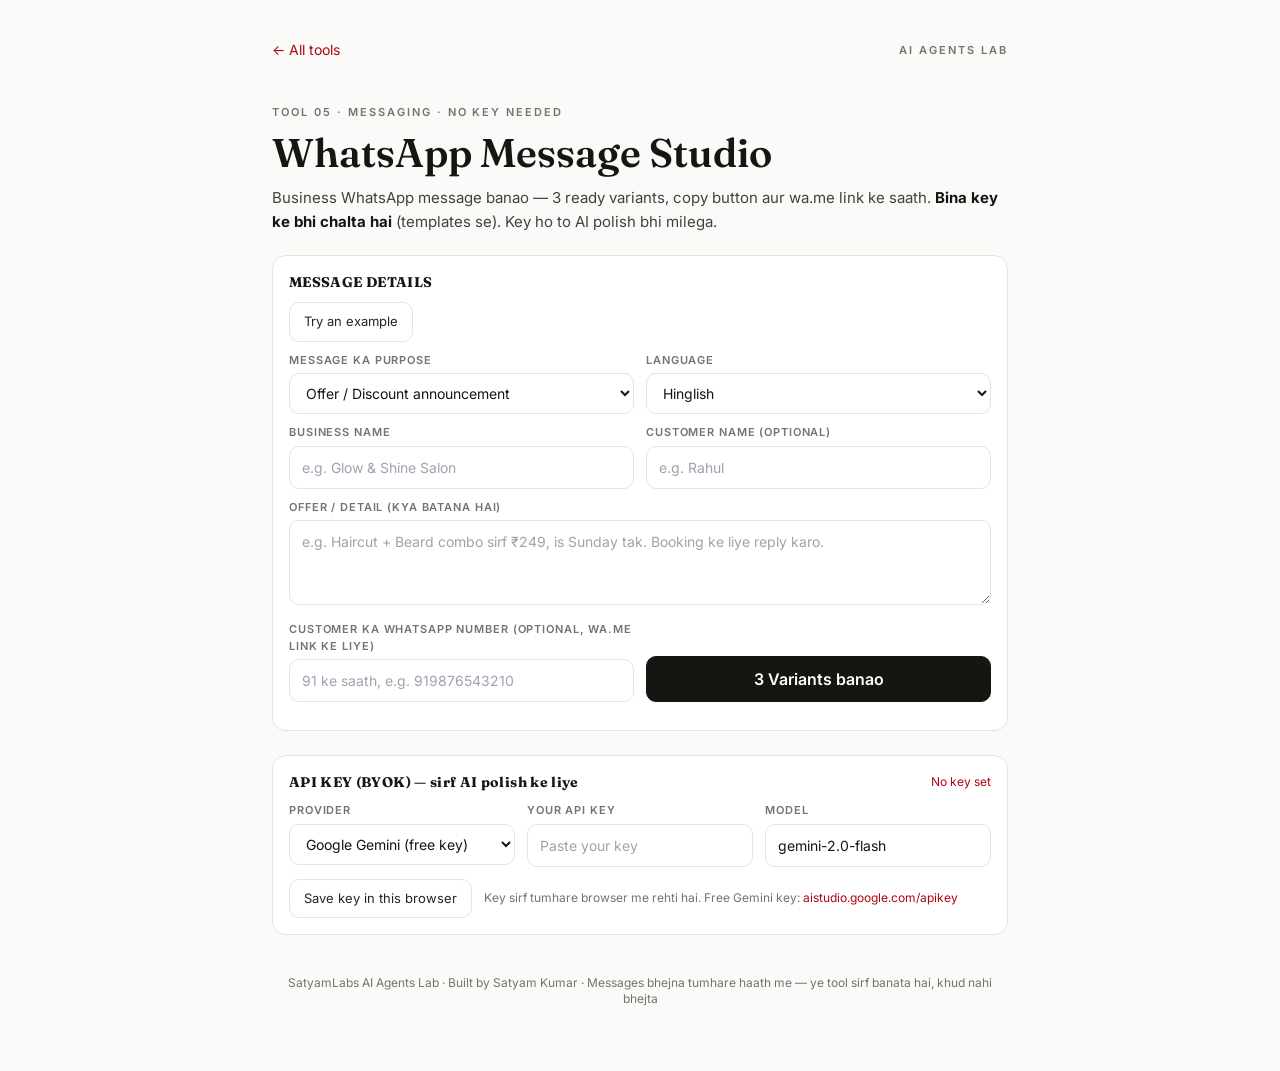
<file: whatsapp-studio/index.html>
<!DOCTYPE html>
<html lang="en">
<head>
<meta charset="UTF-8">
<meta name="viewport" content="width=device-width, initial-scale=1.0">
<title>WhatsApp Message Studio — SatyamLabs AI Agents Lab</title>
<meta name="description" content="Create ready-to-send business WhatsApp messages — offers, booking reminders, festival greetings, follow-ups — with 3 variants and a wa.me link.">
<link rel="stylesheet" href="../lab.css">
<link rel="preconnect" href="https://fonts.googleapis.com">
<link rel="preconnect" href="https://fonts.gstatic.com" crossorigin>
<link href="https://fonts.googleapis.com/css2?family=Fraunces:opsz,wght@9..144,500;9..144,600&family=Inter:wght@400;500;600;700&display=swap" rel="stylesheet">
<style>
  :root{--bg:#FAFAF9;--surface:#FFFFFF;--ink:#171512;--body:#292524;--muted:#78716C;--line:#E7E3DC;--accent:#E50914;--accent-dark:#B00610;--ok:#15803D}
  body{background:var(--bg);color:var(--body);font-family:'Inter',system-ui,-apple-system,'Segoe UI',Roboto,sans-serif;-webkit-font-smoothing:antialiased}
  h1,h2,h3{font-family:'Fraunces',Georgia,'Times New Roman',serif;color:var(--ink)}
  .text-white{color:var(--ink)!important}
  .eyebrow{font-size:11px;letter-spacing:.18em;text-transform:uppercase;color:var(--muted);font-weight:600}
  .card{background:var(--surface);border:1px solid var(--line);border-radius:14px}
  .accent{color:var(--accent-dark)}
  a.accent:hover{text-decoration:underline}
  input,select,textarea{background:var(--surface);border:1px solid var(--line);border-radius:10px;padding:10px 12px;width:100%;color:var(--ink);font-size:14px;font-family:inherit}
  input:focus,select:focus,textarea:focus{outline:none;border-color:var(--ink)}
  label{font-size:11px;letter-spacing:.08em;text-transform:uppercase;color:var(--muted);display:block;margin:10px 0 5px;font-weight:600}
  .btn{background:var(--ink);color:#FFFFFF;font-weight:600;border:1px solid var(--ink);border-radius:10px;padding:10px 18px;cursor:pointer}
  .btn:hover{background:#000000}
  .btn:disabled{opacity:.45;cursor:default}
  .btn-ghost{background:transparent;border:1px solid var(--line);color:var(--body);border-radius:10px;padding:9px 14px;font-size:13px;cursor:pointer}
  .btn-ghost:hover{border-color:var(--ink);color:var(--ink)}
  .btn-ghost:disabled{opacity:.4}
  .err{background:#FDF3F3;border:1px solid #EFC9C9;color:#8A1F1F;border-radius:10px;padding:10px 12px;font-size:13.5px}
  .note{font-size:12px;color:var(--muted)}
  footer{color:var(--muted)}

  .variant{background:var(--surface);border:1px solid var(--line);border-radius:12px;padding:12px 14px;white-space:pre-wrap;font-size:14.5px;line-height:1.6;color:var(--ink)}
  .ok{color:var(--ok);font-size:12.5px}
</style>
</head>
<body class="min-h-screen">
<div class="max-w-3xl mx-auto px-4 py-10">
  <div class="flex items-center justify-between">
    <a href="../" class="text-sm accent">← All tools</a>
    <span class="eyebrow">AI Agents Lab</span>
  </div>
  <p class="eyebrow" style="margin-top:44px">Tool 05 · Messaging · No key needed</p>
  <h1 style="font-size:2.5rem;line-height:1.08;font-weight:600;margin-top:10px">WhatsApp Message Studio</h1>
  <p style="color:#44403C;font-size:15px;line-height:1.65;margin-top:12px">Business WhatsApp message banao — 3 ready variants, copy button aur wa.me link ke saath. <strong class="text-white">Bina key ke bhi chalta hai</strong> (templates se). Key ho to AI polish bhi milega.</p>

  <div class="card p-4 mt-5">
    <h2 class="font-bold text-sm tracking-wide">MESSAGE DETAILS</h2>
    <button class="btn-ghost" id="exBtn" type="button" style="margin-top:10px">Try an example</button>
    <div class="grid md:grid-cols-2 gap-3">
      <div><label>Message ka purpose</label>
        <select id="purpose">
          <option value="offer">Offer / Discount announcement</option>
          <option value="reminder">Booking reminder</option>
          <option value="festival">Festival greeting + offer</option>
          <option value="followup">Follow-up (purane customer ko)</option>
          <option value="newservice">New service launch</option>
        </select></div>
      <div><label>Language</label>
        <select id="lang">
          <option value="hinglish">Hinglish</option>
          <option value="english">English</option>
          <option value="hindi">Hindi</option>
        </select></div>
    </div>
    <div class="grid md:grid-cols-2 gap-3">
      <div><label>Business name</label><input type="text" id="biz" placeholder="e.g. Glow &amp; Shine Salon"></div>
      <div><label>Customer name (optional)</label><input type="text" id="cust" placeholder="e.g. Rahul"></div>
    </div>
    <label>Offer / detail (kya batana hai)</label>
    <textarea id="detail" rows="3" placeholder="e.g. Haircut + Beard combo sirf ₹249, is Sunday tak. Booking ke liye reply karo."></textarea>
    <div class="grid md:grid-cols-2 gap-3">
      <div><label>Customer ka WhatsApp number (optional, wa.me link ke liye)</label><input type="text" id="phone" placeholder="91 ke saath, e.g. 919876543210"></div>
      <div class="flex items-end"><button class="btn w-full" id="genBtn" type="button">3 Variants banao</button></div>
    </div>
    <div id="formErr" class="mt-3"></div>
  </div>

  <div id="outWrap" class="mt-5 hidden">
    <div class="flex items-center justify-between">
      <h2 class="font-bold">Ready messages</h2>
      <span class="flex gap-2"><button class="btn-ghost" id="dlBtn" type="button">Download all (.txt)</button><button class="btn-ghost" id="polishBtn" type="button">AI se polish karo (key chahiye)</button></span>
    </div>
    <div id="outBox" class="flex flex-col gap-3 mt-3"></div>
    <p id="polishMsg" class="text-xs mt-2" style="color:#78716C"></p>
  </div>

  <div class="card p-4 mt-6">
    <div class="flex items-center justify-between">
      <h2 class="font-bold text-sm tracking-wide">API KEY (BYOK) — sirf AI polish ke liye</h2>
      <span id="keyStatus" class="text-xs"></span>
    </div>
    <div class="grid md:grid-cols-3 gap-3">
      <div><label>Provider</label>
        <select id="provSel">
          <option value="gemini">Google Gemini (free key)</option>
          <option value="openrouter">OpenRouter</option>
          <option value="groq">Groq</option>
        </select></div>
      <div><label>Your API key</label><input type="password" id="keyInput" placeholder="Paste your key" autocomplete="off"></div>
      <div><label>Model</label><input type="text" id="modelInput"></div>
    </div>
    <div class="flex items-center gap-3 mt-3">
      <button class="btn-ghost" id="saveKeyBtn" type="button">Save key in this browser</button>
      <p class="text-xs" style="color:#78716C">Key sirf tumhare browser me rehti hai. Free Gemini key: <span class="accent">aistudio.google.com/apikey</span></p>
    </div>
  </div>


  <div id="histWrap" class="mt-8 hidden">
    <div class="flex items-center justify-between">
      <h2 class="font-bold text-lg">Recent outputs</h2>
      <button class="btn-ghost" id="histClear" type="button">Clear history</button>
    </div>
    <p class="note mt-1">Sirf is browser me save hote hain — kahin upload nahi hote.</p>
    <div id="histBox" class="flex flex-col gap-3 mt-3"></div>
  </div>

  <footer class="text-center text-xs mt-10 pb-6" style="color:#78716C">SatyamLabs AI Agents Lab · Built by Satyam Kumar · Messages bhejna tumhare haath me — ye tool sirf banata hai, khud nahi bhejta</footer>
</div>

<script>
const $=id=>document.getElementById(id);
const PROVIDERS={gemini:{model:'gemini-2.0-flash'},openrouter:{model:'google/gemini-2.0-flash-exp:free'},groq:{model:'llama-3.3-70b-versatile'}};
function loadKey(){const p=$('provSel').value;$('keyInput').value=localStorage.getItem('byok_key_'+p)||'';$('modelInput').value=localStorage.getItem('byok_model_'+p)||PROVIDERS[p].model;updateKeyStatus();}
function saveKey(){const p=$('provSel').value;localStorage.setItem('byok_key_'+p,$('keyInput').value.trim());localStorage.setItem('byok_model_'+p,$('modelInput').value.trim()||PROVIDERS[p].model);updateKeyStatus();}
function updateKeyStatus(){const has=!!$('keyInput').value.trim();$('keyStatus').textContent=has?'Key saved in this browser':'No key set';$('keyStatus').style.color=has?'#15803D':'#B00610';}
function settings(){return{provider:$('provSel').value,key:$('keyInput').value.trim(),model:$('modelInput').value.trim()};}
function friendlyErr(status,data){const raw=(data&&data.error&&(data.error.message||data.error.code))||'';if(status===400)return 'Request reject hua (400). Model ka naam check karo. '+raw;if(status===401||status===403)return 'Key accept nahi hui ('+status+'). Sahi key daalo ya provider check karo. '+raw;if(status===429)return 'Limit khatam (429). Thoda ruk ke try karo, ya dusra provider chuno. '+raw;return 'Provider error ('+status+'). '+raw;}
async function aiChat(system,messages){
  const s=settings();
  if(!s.key)throw new Error('AI polish ke liye pehle neeche apni API key daalo aur Save karo. Templates bina key ke bhi bante hain.');
  if(!s.model)throw new Error('Model ka naam khaali hai — default model wapas likho.');
  if(s.provider==='gemini'){
    const contents=messages.map(m=>({role:m.role==='assistant'?'model':'user',parts:[{text:m.content}]}));
    const body={contents:contents,generationConfig:{temperature:0.7,maxOutputTokens:1200}};
    if(system)body.system_instruction={parts:[{text:system}]};
    const r=await fetch('https://generativelanguage.googleapis.com/v1beta/models/'+encodeURIComponent(s.model)+':generateContent',{method:'POST',headers:{'Content-Type':'application/json','x-goog-api-key':s.key},body:JSON.stringify(body)});
    const data=await r.json().catch(()=>({}));
    if(!r.ok)throw new Error(friendlyErr(r.status,data));
    const txt=(data.candidates&&data.candidates[0]&&data.candidates[0].content&&data.candidates[0].content.parts||[]).map(p=>p.text||'').join('');
    if(!txt)throw new Error('AI se khaali jawab aaya. Dobara try karo.');
    return txt;
  }
  const url=s.provider==='openrouter'?'https://openrouter.ai/api/v1/chat/completions':'https://api.groq.com/openai/v1/chat/completions';
  const msgs=(system?[{role:'system',content:system}]:[]).concat(messages);
  const r=await fetch(url,{method:'POST',headers:{'Content-Type':'application/json','Authorization':'Bearer '+s.key},body:JSON.stringify({model:s.model,messages:msgs,temperature:0.7,max_tokens:1200})});
  const data=await r.json().catch(()=>({}));
  if(!r.ok)throw new Error(friendlyErr(r.status,data));
  const txt=data.choices&&data.choices[0]&&data.choices[0].message&&data.choices[0].message.content||'';
  if(!txt)throw new Error('AI se khaali jawab aaya. Dobara try karo.');
  return txt;
}
const T={
  hinglish:{
    greet:c=>c?('Namaste '+c+' ji!'):('Namaste!'),
    offer:[
      (g,b,d)=>g+' '+b+' se ek khaas khabar hai.\n'+d+'\nDer kis baat ki? Apna time book karne ke liye isi number par reply karein.',
      (g,b,d)=>g+' Sirf aapke liye — '+b+' me ab '+d+'\nSlot jaldi bhar jate hain, pehle aao pehle pao. Reply karke booking pakki karein.',
      (g,b,d)=>g+' Ek chhota sa update '+b+' ki taraf se: '+d+'\nKoi sawal ho to yahin pooch lein, hum turant jawab denge.'],
    reminder:[
      (g,b,d)=>g+' '+b+' se yaad dila rahe hain: '+d+'\nTime par aayein, bina line ke seedha service payein. Kuch badalna ho to reply karein.',
      (g,b,d)=>g+' Aapki booking ki yaad — '+d+'\nDer ho rahi ho to bas ek reply kar dein, hum time adjust kar denge. — '+b,
      (g,b,d)=>g+' Bas ek chhoti si reminder '+b+' se: '+d+'\nAapka time humne reserve rakha hai. Milte hain jald!'],
    festival:[
      (g,b,d)=>g+' Tyohar ki dher saari shubhkamnayein '+b+' ki taraf se!\nIs khaas mauke par: '+d+'\nApno ke saath khushi manayein, aur khud ke liye bhi thoda time nikalein.',
      (g,b,d)=>g+' '+b+' ki ore se tyohar mubarak!\n'+d+'\nReply karke apna slot book karein — tyohar ki bheed se pehle.',
      (g,b,d)=>g+' Is tyohar, thoda sa khaas aapke liye — '+d+'\n— Team '+b],
    followup:[
      (g,b,d)=>g+' Kuch time ho gaya aapko '+b+' aaye hue. Aapki yaad aayi!\n'+d+'\nJab time mile, reply kar dein — aapka slot ready milega.',
      (g,b,d)=>g+' Umeed hai sab badhiya hoga. '+b+' se ek pyaara sa sandesh: '+d+'\nPurane customers ke liye hum hamesha kuch khaas rakhte hain.',
      (g,b,d)=>g+' Aap hamare khaas customers me se hain. Isiliye pehle aapko bata rahe hain: '+d+'\n— '+b],
    newservice:[
      (g,b,d)=>g+' Khushkhabri! '+b+' me kuch naya shuru hua hai: '+d+'\nSabse pehle try karne ke liye reply karein aur apna time book karein.',
      (g,b,d)=>g+' Aapne manga, humne sun liya. '+b+' laya hai: '+d+'\nDetails ke liye yahin sawal poochein.',
      (g,b,d)=>g+' Naya update '+b+' se: '+d+'\nPehle kuch customers ke liye khaas daam — reply karke jaanein.']
  },
  english:{
    greet:c=>c?('Hello '+c+'!'):('Hello!'),
    offer:[
      (g,b,d)=>g+' A special update from '+b+'.\n'+d+'\nReply on this number to book your slot.',
      (g,b,d)=>g+' Just for you — at '+b+': '+d+'\nSlots fill fast. Reply to confirm your booking.',
      (g,b,d)=>g+' Quick update from '+b+': '+d+'\nAny questions? Ask right here, we reply fast.'],
    reminder:[
      (g,b,d)=>g+' A friendly reminder from '+b+': '+d+'\nPlease arrive on time to skip the wait. Reply if you need to reschedule.',
      (g,b,d)=>g+' Reminder: '+d+'\nRunning late? Just reply and we will adjust. — '+b,
      (g,b,d)=>g+' Your time is reserved at '+b+'. '+d+'\nSee you soon!'],
    festival:[
      (g,b,d)=>g+' Warm festival wishes from all of us at '+b+'!\nTo celebrate: '+d+'\nReply to book your slot before the festive rush.',
      (g,b,d)=>g+' Happy festival from '+b+'!\n'+d+'\nCelebrate with family, and take a little time for yourself too.',
      (g,b,d)=>g+' A festive treat for you: '+d+'\n— Team '+b],
    followup:[
      (g,b,d)=>g+' It has been a while since your last visit to '+b+'. We miss you!\n'+d+'\nReply anytime — your slot will be ready.',
      (g,b,d)=>g+' Hope you are doing well. A small note from '+b+': '+d+'\nOld customers always get something special with us.',
      (g,b,d)=>g+' You are one of our valued customers, so you hear it first: '+d+'\n— '+b],
    newservice:[
      (g,b,d)=>g+' Good news! Something new at '+b+': '+d+'\nReply to be among the first to try it.',
      (g,b,d)=>g+' You asked, we listened. '+b+' now offers: '+d+'\nAsk here for details.',
      (g,b,d)=>g+' New at '+b+': '+d+'\nSpecial price for the first few customers — reply to know more.']
  },
  hindi:{
    greet:c=>c?('नमस्ते '+c+' जी!'):('नमस्ते!'),
    offer:[
      (g,b,d)=>g+' '+b+' से एक ख़ास ख़बर है।\n'+d+'\nअपना समय बुक करने के लिए इसी नंबर पर जवाब दें।',
      (g,b,d)=>g+' सिर्फ़ आपके लिए — '+b+' में अब '+d+'\nजगह जल्दी भर जाती है, पहले आओ पहले पाओ। जवाब देकर बुकिंग पक्की करें।',
      (g,b,d)=>g+' एक छोटा सा संदेश '+b+' की तरफ़ से: '+d+'\nकोई सवाल हो तो यहीं पूछ लें, हम तुरंत जवाब देंगे।'],
    reminder:[
      (g,b,d)=>g+' '+b+' से याद दिला रहे हैं: '+d+'\nसमय पर आएँ, बिना लाइन के सीधे सेवा पाएँ। कुछ बदलना हो तो जवाब दें।',
      (g,b,d)=>g+' आपकी बुकिंग की याद — '+d+'\nदेर हो रही हो तो बस एक जवाब कर दें, हम समय बदल देंगे। — '+b,
      (g,b,d)=>g+' बस एक छोटी सी याद '+b+' से: '+d+'\nआपका समय हमने सुरक्षित रखा है। जल्द मिलते हैं!'],
    festival:[
      (g,b,d)=>g+' त्योहार की ढेर सारी शुभकामनाएँ '+b+' की तरफ़ से!\nइस ख़ास मौके पर: '+d+'\nअपनों के साथ ख़ुशी मनाएँ, और ख़ुद के लिए भी थोड़ा समय निकालें।',
      (g,b,d)=>g+' '+b+' की ओर से त्योहार मुबारक!\n'+d+'\nजवाब देकर अपना समय बुक करें — त्योहार की भीड़ से पहले।',
      (g,b,d)=>g+' इस त्योहार, थोड़ा सा ख़ास आपके लिए — '+d+'\n— टीम '+b],
    followup:[
      (g,b,d)=>g+' कुछ समय हो गया आपको '+b+' आए हुए। आपकी याद आई!\n'+d+'\nजब समय मिले, जवाब कर दें — आपका समय तैयार मिलेगा।',
      (g,b,d)=>g+' उम्मीद है सब बढ़िया होगा। '+b+' से एक प्यारा सा संदेश: '+d+'\nपुराने ग्राहकों के लिए हम हमेशा कुछ ख़ास रखते हैं।',
      (g,b,d)=>g+' आप हमारे ख़ास ग्राहकों में से हैं। इसीलिए पहले आपको बता रहे हैं: '+d+'\n— '+b],
    newservice:[
      (g,b,d)=>g+' ख़ुशख़बरी! '+b+' में कुछ नया शुरू हुआ है: '+d+'\nसबसे पहले आज़माने के लिए जवाब करें और अपना समय बुक करें।',
      (g,b,d)=>g+' आपने माँगा, हमने सुन लिया। '+b+' लाया है: '+d+'\nजानकारी के लिए यहीं सवाल पूछें।',
      (g,b,d)=>g+' नया संदेश '+b+' से: '+d+'\nपहले कुछ ग्राहकों के लिए ख़ास दाम — जवाब करके जानें।']
  }
};
let currentVariants=[];
function showFormErr(msg){$('formErr').innerHTML='';if(!msg)return;const d=document.createElement('div');d.className='err';d.textContent=msg;$('formErr').appendChild(d);}
function renderVariants(list){
  currentVariants=list;
  const box=$('outBox');box.innerHTML='';
  const phone=$('phone').value.replace(/\D/g,'');
  list.forEach((txt,i)=>{
    const wrap=document.createElement('div');
    const v=document.createElement('div');v.className='variant';v.textContent=txt;wrap.appendChild(v);
    const row=document.createElement('div');row.className='flex gap-2 mt-2 items-center';
    const copy=document.createElement('button');copy.className='btn-ghost';copy.type='button';copy.textContent='Copy';
    copy.addEventListener('click',()=>{navigator.clipboard.writeText(txt).then(()=>{copy.textContent='Copied ✓';setTimeout(()=>copy.textContent='Copy',1500);});});
    row.appendChild(copy);
    if(phone){
      const a=document.createElement('a');a.className='btn-ghost';a.style.textDecoration='none';
      a.href='https://wa.me/'+phone+'?text='+encodeURIComponent(txt);a.target='_blank';a.rel='noopener';
      a.textContent='WhatsApp par kholo (wa.me)';
      row.appendChild(a);
    }
    const tag=document.createElement('span');tag.className='ok';tag.textContent='Variant '+(i+1);row.appendChild(tag);
    wrap.appendChild(row);
    box.appendChild(wrap);
  });
  $('outWrap').classList.remove('hidden');
  labSaveHist(list.join('\n\n---\n\n'));
}
$('genBtn').addEventListener('click',()=>{
  const biz=$('biz').value.trim(),detail=$('detail').value.trim(),cust=$('cust').value.trim();
  if(!biz){showFormErr('Business name likhna zaroori hai.');return;}
  if(!detail){showFormErr('Offer / detail likhna zaroori hai — customer ko kya batana hai?');return;}
  showFormErr('');
  const lang=T[$('lang').value];
  const g=lang.greet(cust);
  const list=lang[$('purpose').value].map(fn=>fn(g,biz,detail));
  renderVariants(list);
  $('polishMsg').textContent='';
});
$('polishBtn').addEventListener('click',async()=>{
  if(!currentVariants.length)return;
  $('polishBtn').disabled=true;$('polishBtn').textContent='Polish ho raha hai…';
  $('polishMsg').textContent='';
  try{
    const sys='You polish business WhatsApp messages. Keep the same meaning, prices and facts. Make the language warmer, shorter and more natural. Keep the same language as the input (Hinglish stays Hinglish, English stays English, Hindi stays Hindi). Return exactly 3 improved variants, separated by a line containing only === . No numbering, no extra commentary.';
    const out=await aiChat(sys,[{role:'user',content:'Polish these 3 WhatsApp message variants:\n\n'+currentVariants.join('\n\n---\n\n')}]);
    const parts=out.split(/\n===\n/).map(s=>s.trim()).filter(Boolean);
    if(parts.length>=2){renderVariants(parts.slice(0,3));$('polishMsg').textContent='AI polish ho gaya. Bhejne se pehle ek baar padh zaroor lo.';}
    else{$('polishMsg').textContent='AI ka jawab alag format me aaya, isliye purane variants hi rehne diye. Dobara try kar sakte ho.';}
  }catch(e){
    $('polishMsg').textContent=e.message;
  }
  $('polishBtn').disabled=false;$('polishBtn').textContent='AI se polish karo (key chahiye)';
});
$('provSel').addEventListener('change',loadKey);
$('saveKeyBtn').addEventListener('click',saveKey);
loadKey();
</script>

<script>
function downloadText(text,filename){const b=new Blob([text],{type:'text/plain'});const u=URL.createObjectURL(b);const a=document.createElement('a');a.href=u;a.download=filename;document.body.appendChild(a);a.click();a.remove();setTimeout(()=>URL.revokeObjectURL(u),2000);}
const HIST_KEY='labhist_whatsapp-studio';
function labLoadHist(){try{return JSON.parse(localStorage.getItem(HIST_KEY))||[]}catch(e){return[]}}
function labSaveHist(text){if(!text)return;let h=labLoadHist();h.unshift({t:Date.now(),text:text});h=h.slice(0,5);try{localStorage.setItem(HIST_KEY,JSON.stringify(h));}catch(e){}labRenderHist();}
function labRenderHist(){
  const h=labLoadHist();const wrap=document.getElementById('histWrap');if(!wrap)return;
  if(!h.length){wrap.classList.add('hidden');return;}
  wrap.classList.remove('hidden');
  const box=document.getElementById('histBox');box.innerHTML='';
  h.forEach(function(item){
    const card=document.createElement('div');card.className='card p-3';
    const meta=document.createElement('p');meta.className='note';meta.textContent=new Date(item.t).toLocaleString();card.appendChild(meta);
    const prev=document.createElement('p');prev.style.cssText='font-size:13.5px;line-height:1.55;white-space:pre-wrap;margin-top:4px';prev.textContent=item.text.length>220?item.text.slice(0,220)+'\u2026':item.text;card.appendChild(prev);
    const row=document.createElement('div');row.className='flex gap-2 mt-2';
    const cp=document.createElement('button');cp.type='button';cp.className='btn-ghost';cp.textContent='Copy';
    cp.addEventListener('click',function(){navigator.clipboard.writeText(item.text).then(function(){cp.textContent='Copied \u2713';setTimeout(function(){cp.textContent='Copy';},1500);});});
    const dl=document.createElement('button');dl.type='button';dl.className='btn-ghost';dl.textContent='Download .txt';
    dl.addEventListener('click',function(){downloadText(item.text,'whatsapp-studio-output.txt');});
    row.appendChild(cp);row.appendChild(dl);card.appendChild(row);
    box.appendChild(card);
  });
}
const labDl=document.getElementById('dlBtn');
if(labDl)labDl.addEventListener('click',function(){if(currentVariants&&currentVariants.length)downloadText(currentVariants.join('\n\n---\n\n'),'whatsapp-messages.txt');});
const labHc=document.getElementById('histClear');
if(labHc)labHc.addEventListener('click',function(){try{localStorage.removeItem(HIST_KEY);}catch(e){}labRenderHist();});
labRenderHist();
</script>
<script>
const exB=document.getElementById('exBtn');if(exB)exB.addEventListener('click',function(){document.getElementById('biz').value='Glow & Shine Salon';document.getElementById('cust').value='Rahul';document.getElementById('detail').value='Haircut + Beard combo sirf ₹249, is Sunday tak. Booking ke liye reply karo.';});
</script>
</body>
</html>
</file>
<file: lab.css>
*,:after,:before{--tw-border-spacing-x:0;--tw-border-spacing-y:0;--tw-translate-x:0;--tw-translate-y:0;--tw-rotate:0;--tw-skew-x:0;--tw-skew-y:0;--tw-scale-x:1;--tw-scale-y:1;--tw-pan-x: ;--tw-pan-y: ;--tw-pinch-zoom: ;--tw-scroll-snap-strictness:proximity;--tw-gradient-from-position: ;--tw-gradient-via-position: ;--tw-gradient-to-position: ;--tw-ordinal: ;--tw-slashed-zero: ;--tw-numeric-figure: ;--tw-numeric-spacing: ;--tw-numeric-fraction: ;--tw-ring-inset: ;--tw-ring-offset-width:0px;--tw-ring-offset-color:#fff;--tw-ring-color:rgba(59,130,246,.5);--tw-ring-offset-shadow:0 0 #0000;--tw-ring-shadow:0 0 #0000;--tw-shadow:0 0 #0000;--tw-shadow-colored:0 0 #0000;--tw-blur: ;--tw-brightness: ;--tw-contrast: ;--tw-grayscale: ;--tw-hue-rotate: ;--tw-invert: ;--tw-saturate: ;--tw-sepia: ;--tw-drop-shadow: ;--tw-backdrop-blur: ;--tw-backdrop-brightness: ;--tw-backdrop-contrast: ;--tw-backdrop-grayscale: ;--tw-backdrop-hue-rotate: ;--tw-backdrop-invert: ;--tw-backdrop-opacity: ;--tw-backdrop-saturate: ;--tw-backdrop-sepia: ;--tw-contain-size: ;--tw-contain-layout: ;--tw-contain-paint: ;--tw-contain-style: }::backdrop{--tw-border-spacing-x:0;--tw-border-spacing-y:0;--tw-translate-x:0;--tw-translate-y:0;--tw-rotate:0;--tw-skew-x:0;--tw-skew-y:0;--tw-scale-x:1;--tw-scale-y:1;--tw-pan-x: ;--tw-pan-y: ;--tw-pinch-zoom: ;--tw-scroll-snap-strictness:proximity;--tw-gradient-from-position: ;--tw-gradient-via-position: ;--tw-gradient-to-position: ;--tw-ordinal: ;--tw-slashed-zero: ;--tw-numeric-figure: ;--tw-numeric-spacing: ;--tw-numeric-fraction: ;--tw-ring-inset: ;--tw-ring-offset-width:0px;--tw-ring-offset-color:#fff;--tw-ring-color:rgba(59,130,246,.5);--tw-ring-offset-shadow:0 0 #0000;--tw-ring-shadow:0 0 #0000;--tw-shadow:0 0 #0000;--tw-shadow-colored:0 0 #0000;--tw-blur: ;--tw-brightness: ;--tw-contrast: ;--tw-grayscale: ;--tw-hue-rotate: ;--tw-invert: ;--tw-saturate: ;--tw-sepia: ;--tw-drop-shadow: ;--tw-backdrop-blur: ;--tw-backdrop-brightness: ;--tw-backdrop-contrast: ;--tw-backdrop-grayscale: ;--tw-backdrop-hue-rotate: ;--tw-backdrop-invert: ;--tw-backdrop-opacity: ;--tw-backdrop-saturate: ;--tw-backdrop-sepia: ;--tw-contain-size: ;--tw-contain-layout: ;--tw-contain-paint: ;--tw-contain-style: }/*! tailwindcss v3.4.17 | MIT License | https://tailwindcss.com*/*,:after,:before{box-sizing:border-box;border:0 solid #e5e7eb}:after,:before{--tw-content:""}:host,html{line-height:1.5;-webkit-text-size-adjust:100%;-moz-tab-size:4;-o-tab-size:4;tab-size:4;font-family:ui-sans-serif,system-ui,sans-serif,Apple Color Emoji,Segoe UI Emoji,Segoe UI Symbol,Noto Color Emoji;font-feature-settings:normal;font-variation-settings:normal;-webkit-tap-highlight-color:transparent}body{margin:0;line-height:inherit}hr{height:0;color:inherit;border-top-width:1px}abbr:where([title]){-webkit-text-decoration:underline dotted;text-decoration:underline dotted}h1,h2,h3,h4,h5,h6{font-size:inherit;font-weight:inherit}a{color:inherit;text-decoration:inherit}b,strong{font-weight:bolder}code,kbd,pre,samp{font-family:ui-monospace,SFMono-Regular,Menlo,Monaco,Consolas,Liberation Mono,Courier New,monospace;font-feature-settings:normal;font-variation-settings:normal;font-size:1em}small{font-size:80%}sub,sup{font-size:75%;line-height:0;position:relative;vertical-align:baseline}sub{bottom:-.25em}sup{top:-.5em}table{text-indent:0;border-color:inherit;border-collapse:collapse}button,input,optgroup,select,textarea{font-family:inherit;font-feature-settings:inherit;font-variation-settings:inherit;font-size:100%;font-weight:inherit;line-height:inherit;letter-spacing:inherit;color:inherit;margin:0;padding:0}button,select{text-transform:none}button,input:where([type=button]),input:where([type=reset]),input:where([type=submit]){-webkit-appearance:button;background-color:transparent;background-image:none}:-moz-focusring{outline:auto}:-moz-ui-invalid{box-shadow:none}progress{vertical-align:baseline}::-webkit-inner-spin-button,::-webkit-outer-spin-button{height:auto}[type=search]{-webkit-appearance:textfield;outline-offset:-2px}::-webkit-search-decoration{-webkit-appearance:none}::-webkit-file-upload-button{-webkit-appearance:button;font:inherit}summary{display:list-item}blockquote,dd,dl,figure,h1,h2,h3,h4,h5,h6,hr,p,pre{margin:0}fieldset{margin:0}fieldset,legend{padding:0}menu,ol,ul{list-style:none;margin:0;padding:0}dialog{padding:0}textarea{resize:vertical}input::-moz-placeholder,textarea::-moz-placeholder{opacity:1;color:#9ca3af}input::placeholder,textarea::placeholder{opacity:1;color:#9ca3af}[role=button],button{cursor:pointer}:disabled{cursor:default}audio,canvas,embed,iframe,img,object,svg,video{display:block;vertical-align:middle}img,video{max-width:100%;height:auto}[hidden]:where(:not([hidden=until-found])){display:none}.visible{visibility:visible}.fixed{position:fixed}.mx-auto{margin-left:auto;margin-right:auto}.mb-1{margin-bottom:.25rem}.mb-2{margin-bottom:.5rem}.mt-1{margin-top:.25rem}.mt-10{margin-top:2.5rem}.mt-12{margin-top:3rem}.mt-2{margin-top:.5rem}.mt-3{margin-top:.75rem}.mt-4{margin-top:1rem}.mt-5{margin-top:1.25rem}.mt-6{margin-top:1.5rem}.mt-8{margin-top:2rem}.block{display:block}.flex{display:flex}.table{display:table}.grid{display:grid}.contents{display:contents}.hidden{display:none}.min-h-screen{min-height:100vh}.w-full{width:100%}.max-w-3xl{max-width:48rem}.max-w-5xl{max-width:64rem}.grid-cols-2{grid-template-columns:repeat(2,minmax(0,1fr))}.flex-col{flex-direction:column}.flex-wrap{flex-wrap:wrap}.items-start{align-items:flex-start}.items-end{align-items:flex-end}.items-center{align-items:center}.justify-end{justify-content:flex-end}.justify-between{justify-content:space-between}.gap-10{gap:2.5rem}.gap-2{gap:.5rem}.gap-3{gap:.75rem}.gap-4{gap:1rem}.gap-5{gap:1.25rem}.gap-6{gap:1.5rem}.gap-8{gap:2rem}.gap-x-8{-moz-column-gap:2rem;column-gap:2rem}.gap-y-2{row-gap:.5rem}.rounded-lg{border-radius:.5rem}.p-3{padding:.75rem}.p-4{padding:1rem}.p-5{padding:1.25rem}.p-6{padding:1.5rem}.px-3{padding-left:.75rem;padding-right:.75rem}.px-4{padding-left:1rem;padding-right:1rem}.px-5{padding-left:1.25rem;padding-right:1.25rem}.py-10{padding-top:2.5rem;padding-bottom:2.5rem}.py-12{padding-top:3rem;padding-bottom:3rem}.py-2{padding-top:.5rem;padding-bottom:.5rem}.pb-14{padding-bottom:3.5rem}.pb-6{padding-bottom:1.5rem}.pt-16{padding-top:4rem}.pt-6{padding-top:1.5rem}.text-center{text-align:center}.text-3xl{font-size:1.875rem;line-height:2.25rem}.text-lg{font-size:1.125rem;line-height:1.75rem}.text-sm{font-size:.875rem;line-height:1.25rem}.text-xl{font-size:1.25rem;line-height:1.75rem}.text-xs{font-size:.75rem;line-height:1rem}.font-bold{font-weight:700}.font-semibold{font-weight:600}.leading-relaxed{line-height:1.625}.tracking-wide{letter-spacing:.025em}.text-white{--tw-text-opacity:1;color:rgb(255 255 255/var(--tw-text-opacity,1))}.outline{outline-style:solid}.filter{filter:var(--tw-blur) var(--tw-brightness) var(--tw-contrast) var(--tw-grayscale) var(--tw-hue-rotate) var(--tw-invert) var(--tw-saturate) var(--tw-sepia) var(--tw-drop-shadow)}.hover\:underline:hover{text-decoration-line:underline}@media (min-width:768px){.md\:grid-cols-2{grid-template-columns:repeat(2,minmax(0,1fr))}.md\:grid-cols-3{grid-template-columns:repeat(3,minmax(0,1fr))}}
</file>
